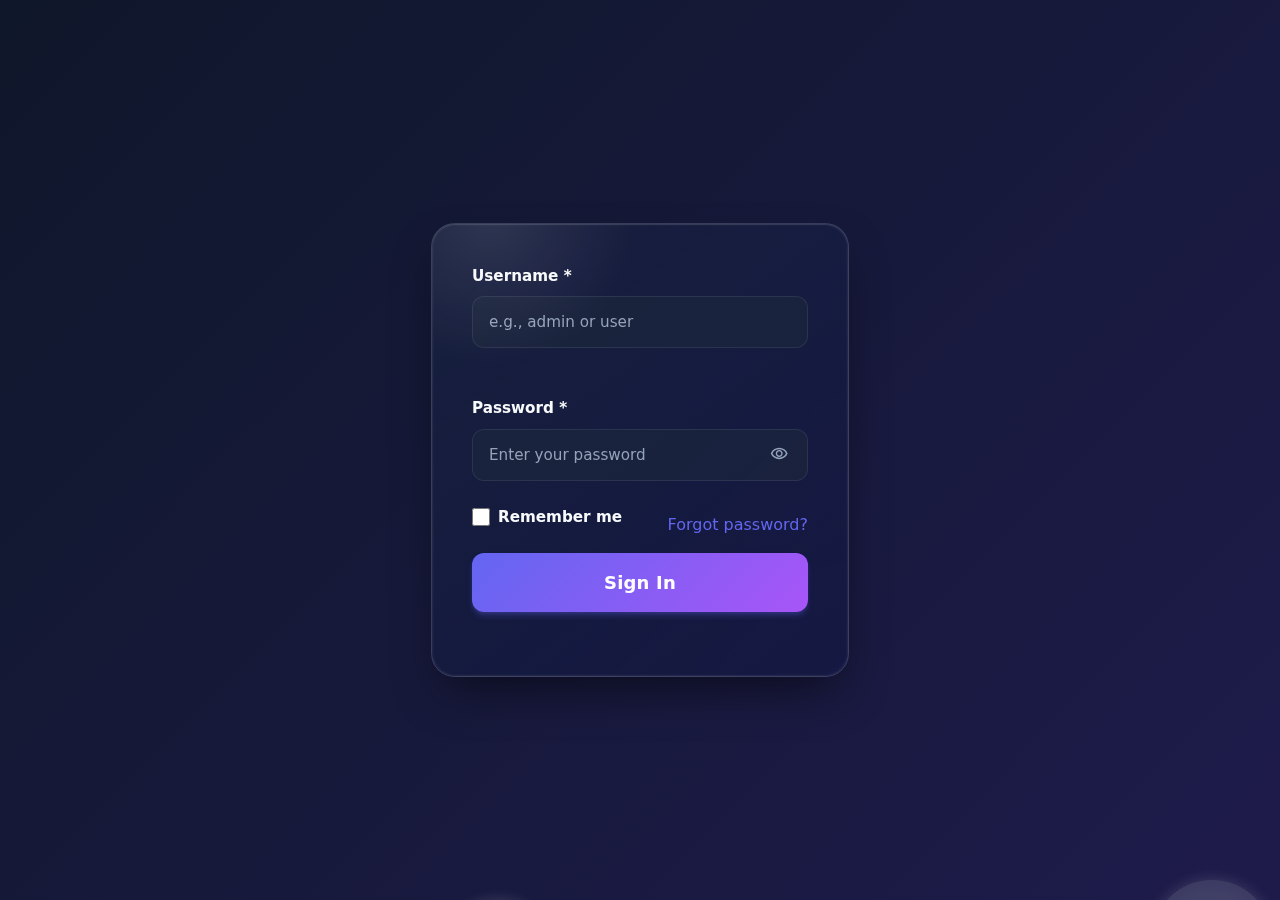
<file: index.html>
<!DOCTYPE html>
<html lang="en">
<head>
    <meta charset="UTF-8">
    <meta http-equiv="refresh" content="0; url=frontend/index.html">
    <meta name="viewport" content="width=device-width, initial-scale=1.0">
    <title>Redirecting...</title>
    <script>
        window.location.replace("frontend/index.html");
    </script>
</head>
<body>
    <p>Redirecting to <a href="frontend/index.html">frontend/index.html</a>...</p>
</body>
</html>
</file>
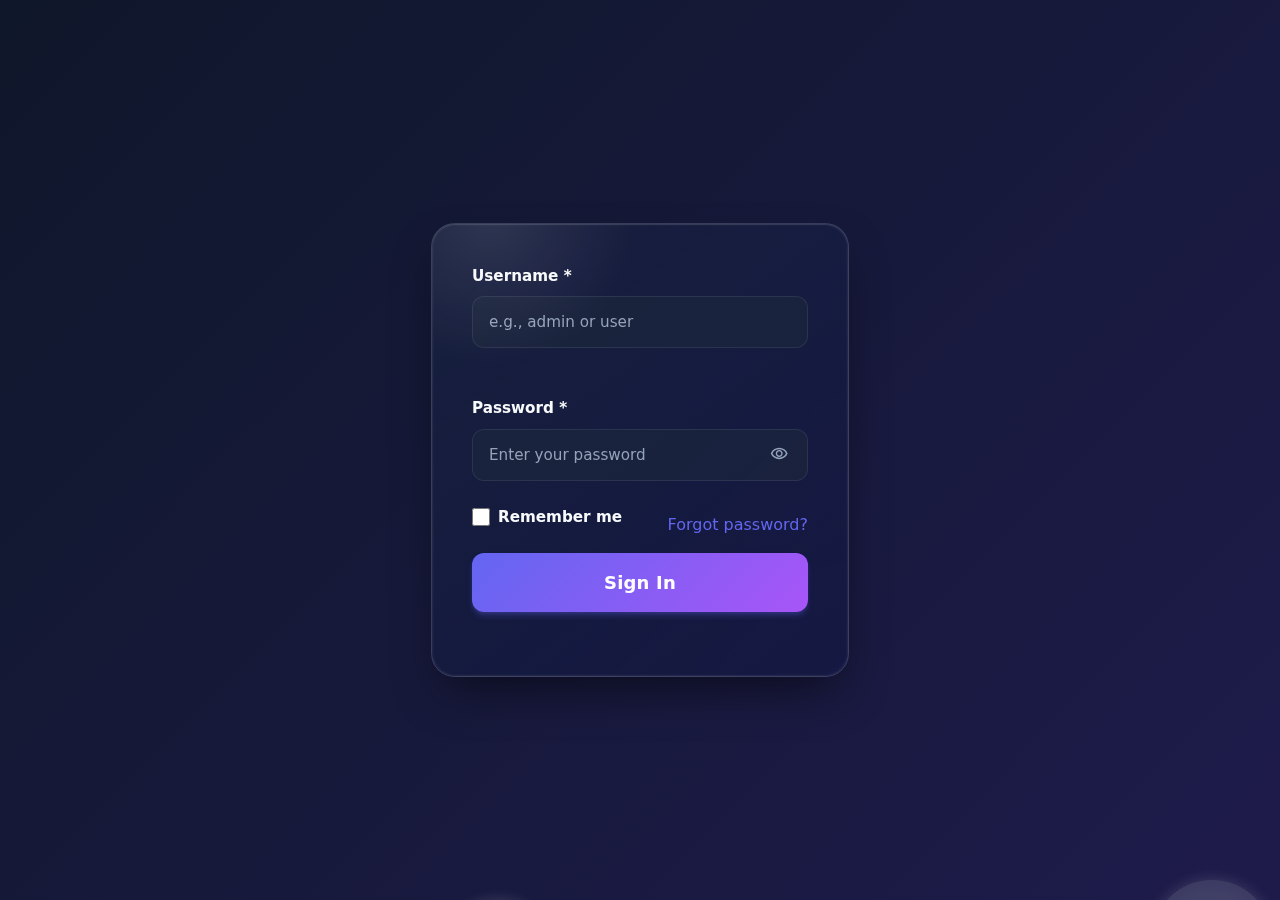
<file: frontend/index.html>
<!DOCTYPE html>
<html lang="en">

<head>
    <meta charset="UTF-8">
    <meta name="viewport" content="width=device-width, initial-scale=1.0">
    <meta name="description" content="Professional Conference Chatbot Management System">
    <meta name="theme-color" content="#1a1a2e">
    <title>Conference Chatbot Management System - Login</title>

    <!-- CSS - Correct relative paths -->
    <link rel="stylesheet" href="css/style.css?v=4">
    <link rel="stylesheet" href="css/user.css?v=4">

    <!-- Favicon -->
    <!-- FontAwesome -->
    <link rel="stylesheet" href="https://cdnjs.cloudflare.com/ajax/libs/font-awesome/6.4.0/css/all.min.css">
</head>

<body class="login-page-body">
    <div class="login-page">
        <!-- Skip to main content (accessibility) -->
        <a href="#login-form" class="skip-link">Skip to login form</a>

        <!-- Background Bubbles -->
        <div class="bubbles-container">
            <div class="bubble"></div>
            <div class="bubble"></div>
            <div class="bubble"></div>
            <div class="bubble"></div>
            <div class="bubble"></div>
            <div class="bubble"></div>
            <div class="bubble"></div>
        </div>

        <!-- Login Form Section -->
        <section class="login-form-section" aria-label="Login form section">
            <div class="login-form-container">
                <form class="login-form" id="login-form" data-form="login" novalidate>
                    <!-- Username -->
                    <div class="login-form-group">
                        <label for="username">Username <span aria-label="required">*</span></label>
                        <input type="text" id="username" name="username" placeholder="e.g., admin or user" required
                            aria-required="true" aria-describedby="username-error" autocomplete="username">
                        <span id="username-error" class="form-error"></span>
                    </div>

                    <!-- Password -->
                    <div class="login-form-group">
                        <label for="password">Password <span aria-label="required">*</span></label>
                        <div class="password-input-wrapper">
                            <input type="password" id="password" name="password" placeholder="Enter your password"
                                required aria-required="true" aria-describedby="password-error"
                                autocomplete="current-password">
                            <button type="button" class="password-toggle" id="password-toggle"
                                aria-label="Show password" tabindex="0">
                                <span class="material-symbols-outlined" aria-hidden="true">visibility</span>
                            </button>
                        </div>
                        <span id="password-error" class="form-error"></span>
                    </div>

                    <!-- Remember & Forgot -->
                    <div class="login-form-options">
                        <label class="checkbox">
                            <input type="checkbox" name="remember">
                            <span>Remember me</span>
                        </label>
                        <a href="forgot-password.html" class="login-form-forgot" tabindex="0">Forgot password?</a>
                    </div>

                    <!-- Submit Button -->
                    <button type="submit" class="btn btn-primary btn-lg login-form-btn" aria-busy="false">
                        <span class="btn-text">Sign In</span>
                        <span class="btn-loader" style="display: none;">
                            <span class="spinner"></span>
                        </span>
                    </button>

                </form>
            </div>
        </section>
    </div>

    <!-- Scripts - Load at end for performance -->
    <script src="js/utils.js?v=8" defer></script>
    <script src="js/main.js?v=9" defer></script>

    <!-- Inline script for password visibility toggle -->
    <script>
        document.addEventListener('DOMContentLoaded', function () {
            const toggle = document.getElementById('password-toggle');
            const passwordInput = document.getElementById('password');

            if (toggle && passwordInput) {
                toggle.addEventListener('click', function () {
                    const isPassword = passwordInput.type === 'password';
                    passwordInput.type = isPassword ? 'text' : 'password';

                    const icon = this.querySelector('.material-symbols-outlined');
                    if (icon) {
                        icon.textContent = isPassword ? 'visibility_off' : 'visibility';
                    }

                    this.setAttribute('aria-label', isPassword ? 'Hide password' : 'Show password');
                });
            }
        });
    </script>

    <noscript>
        <p style="padding: 20px; background: #ff6b6b; color: white; border-radius: 8px; margin: 20px;">
            This application requires JavaScript to be enabled. Please enable JavaScript in your browser settings.
        </p>
    </noscript>
</body>

</html>
</file>
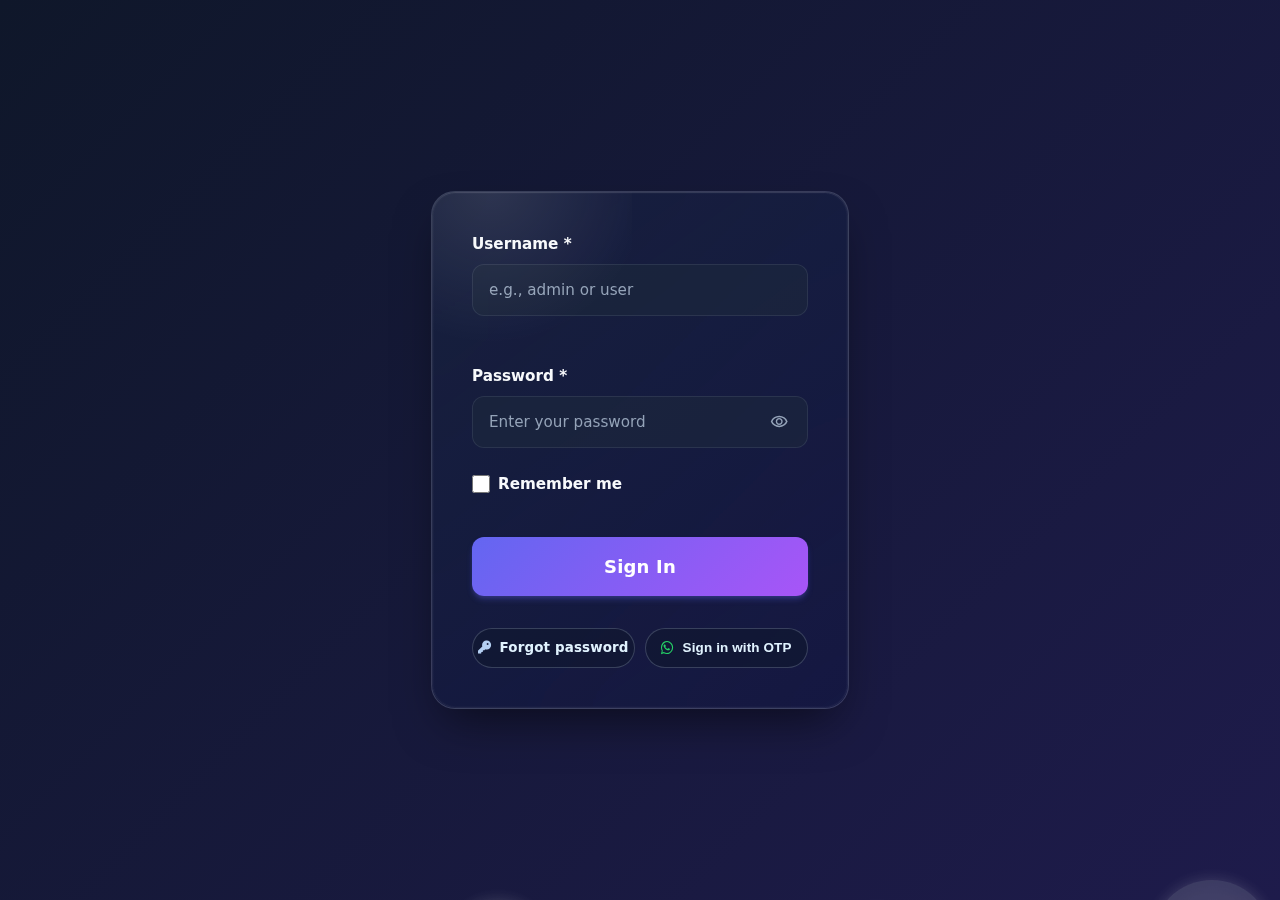
<file: frontend/components/index.html>
<!DOCTYPE html>
<html lang="en">

<head>
    <meta charset="UTF-8">
    <meta name="viewport" content="width=device-width, initial-scale=1.0">
    <meta name="description" content="Professional Conference Chatbot Management System">
    <meta name="theme-color" content="#1a1a2e">
    <title>Conference Chatbot Management System - Login</title>

    <!-- CSS - Correct relative paths -->
    <link rel="stylesheet" href="css/style.css?v=4">
    <link rel="stylesheet" href="css/user.css?v=5">

    <!-- Favicon -->
    <!-- FontAwesome -->
    <link rel="stylesheet" href="https://cdnjs.cloudflare.com/ajax/libs/font-awesome/6.4.0/css/all.min.css">
</head>

<body class="login-page-body">
    <div class="login-page">
        <!-- Skip to main content (accessibility) -->
        <a href="#login-form" class="skip-link">Skip to login form</a>

        <!-- Background Bubbles -->
        <div class="bubbles-container">
            <div class="bubble"></div>
            <div class="bubble"></div>
            <div class="bubble"></div>
            <div class="bubble"></div>
            <div class="bubble"></div>
            <div class="bubble"></div>
            <div class="bubble"></div>
        </div>

        <!-- Login Form Section -->
        <section class="login-form-section" aria-label="Login form section">
            <div class="login-form-container">
                <form class="login-form" id="login-form" data-form="login" novalidate>
                    <!-- Username -->
                    <div class="login-form-group">
                        <label for="username">Username <span aria-label="required">*</span></label>
                        <input type="text" id="username" name="username" placeholder="e.g., admin or user" required
                            aria-required="true" aria-describedby="username-error" autocomplete="username">
                        <span id="username-error" class="form-error"></span>
                    </div>

                    <div id="password-login-fields" class="login-auth-panel is-active" aria-hidden="false">

                    <!-- Password -->
                    <div class="login-form-group">
                        <label for="password">Password <span aria-label="required">*</span></label>
                        <div class="password-input-wrapper">
                            <input type="password" id="password" name="password" placeholder="Enter your password"
                                required aria-required="true" aria-describedby="password-error"
                                autocomplete="current-password">
                            <button type="button" class="password-toggle" id="password-toggle"
                                aria-label="Show password" tabindex="0">
                                <span class="material-symbols-outlined" aria-hidden="true">visibility</span>
                            </button>
                        </div>
                        <span id="password-error" class="form-error"></span>
                    </div>

                    <!-- Remember & Forgot -->
                    <div class="login-form-options">
                        <label class="checkbox">
                            <input type="checkbox" name="remember">
                            <span>Remember me</span>
                        </label>
                    </div>

                    </div>

                    <div id="otp-login-fields" class="login-auth-panel otp-login-fields" aria-hidden="true">
                        <div class="otp-actions-row otp-actions-row-single">
                            <button type="button" id="otp-request-btn" class="btn btn-secondary">Send OTP</button>
                        </div>
                        <div class="login-form-group otp-entry-group" id="otp-entry-group">
                            <label for="otp-code">One-Time Password <span aria-label="required">*</span></label>
                            <input type="text" id="otp-code" name="otp" inputmode="numeric" maxlength="6"
                                placeholder="Enter 6-digit OTP" autocomplete="one-time-code" aria-describedby="otp-error">
                            <span id="otp-error" class="form-error"></span>
                        </div>
                        <div class="otp-status-row">
                            <small id="otp-meta" class="form-help"></small>
                            <small id="otp-timer" class="form-help"></small>
                        </div>
                        <div class="otp-actions-row">
                            <button type="button" id="otp-resend-btn" class="btn btn-secondary" disabled>Resend OTP</button>
                        </div>
                    </div>

                    <!-- Submit Button -->
                    <button type="submit" class="btn btn-primary btn-lg login-form-btn" id="login-submit-btn" aria-busy="false">
                        <span class="btn-text">Sign In</span>
                        <span class="btn-loader">
                            <span class="spinner"></span>
                        </span>
                    </button>

                    <div class="login-secondary-actions">
                        <a href="forgot-password.html" class="login-secondary-btn login-secondary-btn-forgot" id="forgot-password-link" tabindex="0">
                            <i class="fas fa-key" aria-hidden="true"></i>
                            <span>Forgot password</span>
                        </a>
                        <button type="button" id="otp-login-link" class="login-secondary-btn login-secondary-btn-otp">
                            <i class="fab fa-whatsapp" aria-hidden="true"></i>
                            <span>Sign in with OTP</span>
                        </button>
                        <button type="button" id="password-login-link" class="login-secondary-btn login-secondary-btn-back">
                            <i class="fas fa-arrow-left" aria-hidden="true"></i>
                            <span>Back</span>
                        </button>
                    </div>

                </form>
            </div>
        </section>
    </div>

    <!-- Scripts - Load at end for performance -->
    <script src="js/utils.js?v=8" defer></script>
    <script src="js/main.js?v=10" defer></script>

    <!-- Inline script for password visibility toggle -->
    <script>
        document.addEventListener('DOMContentLoaded', function () {
            const toggle = document.getElementById('password-toggle');
            const passwordInput = document.getElementById('password');

            if (toggle && passwordInput) {
                toggle.addEventListener('click', function () {
                    const isPassword = passwordInput.type === 'password';
                    passwordInput.type = isPassword ? 'text' : 'password';

                    const icon = this.querySelector('.material-symbols-outlined');
                    if (icon) {
                        icon.textContent = isPassword ? 'visibility_off' : 'visibility';
                    }

                    this.setAttribute('aria-label', isPassword ? 'Hide password' : 'Show password');
                });
            }
        });
    </script>

    <noscript>
        <p style="padding: 20px; background: #ff6b6b; color: white; border-radius: 8px; margin: 20px;">
            This application requires JavaScript to be enabled. Please enable JavaScript in your browser settings.
        </p>
    </noscript>
</body>

</html>
</file>
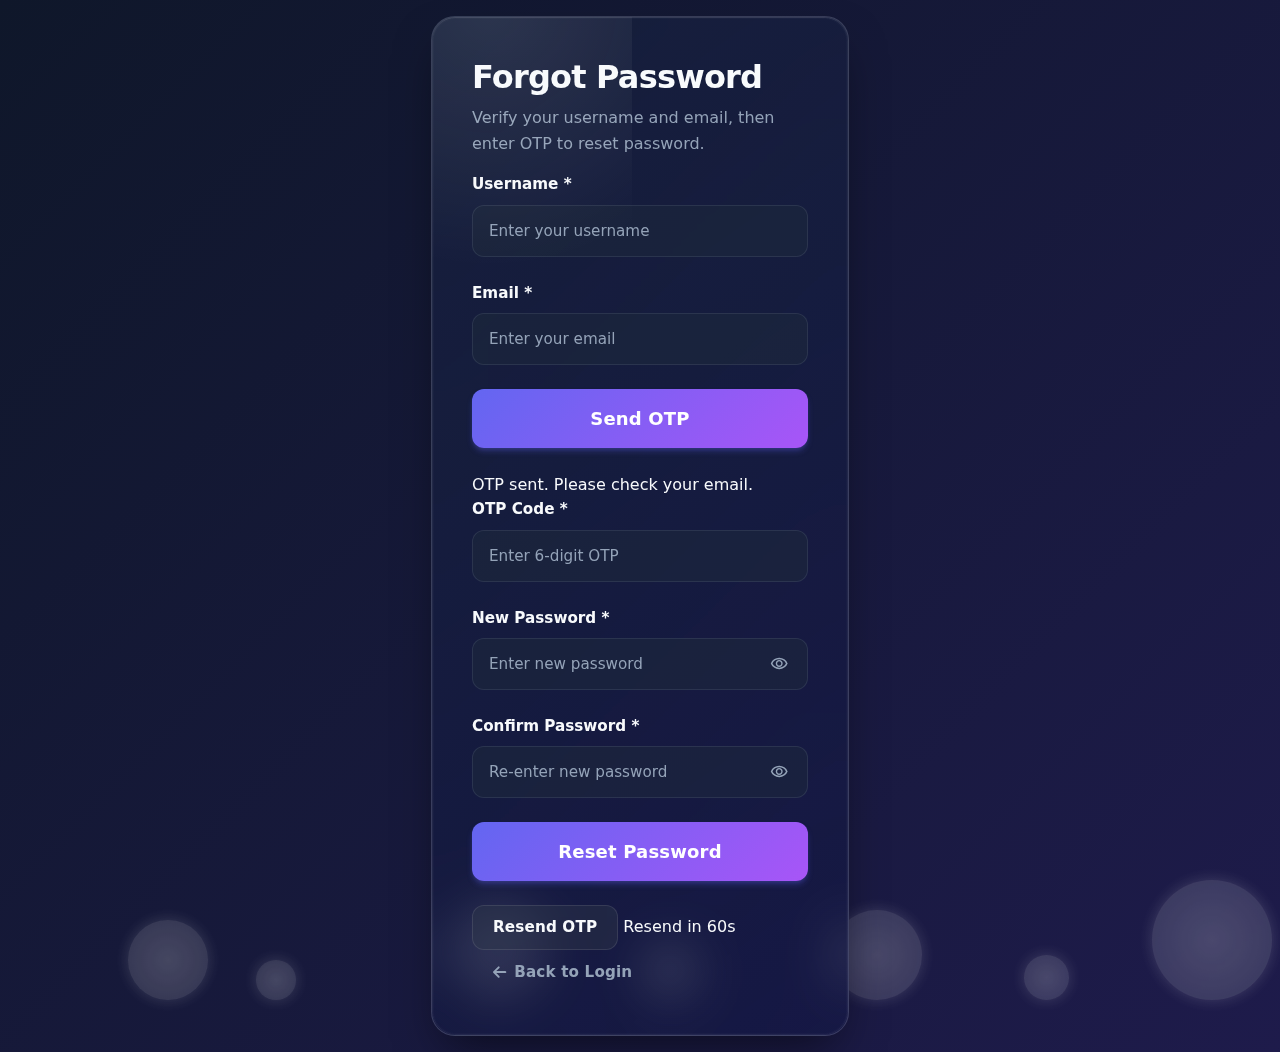
<file: frontend/forgot-password.html>
<!DOCTYPE html>
<html lang="en">

<head>
    <meta charset="UTF-8">
    <meta name="viewport" content="width=device-width, initial-scale=1.0">
    <meta name="description" content="Reset your password with OTP verification">
    <meta name="theme-color" content="#1a1a2e">
    <title>ConvergeAI - Forgot Password</title>

    <link rel="stylesheet" href="css/style.css?v=5">
    <link rel="stylesheet" href="css/user.css?v=4">
    <link rel="stylesheet" href="https://cdnjs.cloudflare.com/ajax/libs/font-awesome/6.4.0/css/all.min.css">
</head>

<body class="login-page-body">
    <div class="login-page">
        <a href="#forgot-password-form" class="skip-link">Skip to forgot password form</a>

        <div class="bubbles-container">
            <div class="bubble"></div>
            <div class="bubble"></div>
            <div class="bubble"></div>
            <div class="bubble"></div>
            <div class="bubble"></div>
            <div class="bubble"></div>
            <div class="bubble"></div>
        </div>

        <section class="login-form-section" aria-label="Forgot password form section">
            <div class="login-form-container">
                <form class="login-form" id="forgot-password-form" novalidate>
                    <h2 class="forgot-password-title">Forgot Password</h2>
                    <p class="forgot-password-subtitle">Verify your username and email, then enter OTP to reset password.</p>

                    <div class="forgot-step active" id="forgot-step-request" aria-live="polite">
                        <div class="login-form-group">
                            <label for="fp-username">Username <span aria-label="required">*</span></label>
                            <input type="text" id="fp-username" name="username" placeholder="Enter your username" required autocomplete="username">
                        </div>

                        <div class="login-form-group">
                            <label for="fp-email">Email <span aria-label="required">*</span></label>
                            <input type="email" id="fp-email" name="email" placeholder="Enter your email" required autocomplete="email">
                        </div>

                        <button type="button" class="btn btn-primary btn-lg login-form-btn" id="send-otp-btn" aria-busy="false">
                            <span class="btn-text">Send OTP</span>
                            <span class="btn-loader" style="display: none;"><span class="spinner"></span></span>
                        </button>
                    </div>

                    <div class="forgot-step" id="forgot-step-reset" aria-live="polite">
                        <div class="forgot-otp-banner" id="otp-banner">OTP sent. Please check your email.</div>

                        <div class="login-form-group">
                            <label for="fp-otp">OTP Code <span aria-label="required">*</span></label>
                            <input type="text" id="fp-otp" name="otp" maxlength="6" inputmode="numeric" pattern="[0-9]{6}" placeholder="Enter 6-digit OTP" required>
                        </div>

                        <div class="login-form-group">
                            <label for="fp-new-password">New Password <span aria-label="required">*</span></label>
                            <div class="password-input-wrapper">
                                <input type="password" id="fp-new-password" name="new_password" placeholder="Enter new password" minlength="6" required autocomplete="new-password">
                                <button type="button" class="password-toggle forgot-password-toggle" data-target="fp-new-password" aria-label="Show password">
                                    <span class="material-symbols-outlined" aria-hidden="true">visibility</span>
                                </button>
                            </div>
                        </div>

                        <div class="login-form-group">
                            <label for="fp-confirm-password">Confirm Password <span aria-label="required">*</span></label>
                            <div class="password-input-wrapper">
                                <input type="password" id="fp-confirm-password" name="confirm_password" placeholder="Re-enter new password" minlength="6" required autocomplete="new-password">
                                <button type="button" class="password-toggle forgot-password-toggle" data-target="fp-confirm-password" aria-label="Show password">
                                    <span class="material-symbols-outlined" aria-hidden="true">visibility</span>
                                </button>
                            </div>
                        </div>

                        <button type="button" class="btn btn-primary btn-lg login-form-btn" id="reset-password-btn" aria-busy="false">
                            <span class="btn-text">Reset Password</span>
                            <span class="btn-loader" style="display: none;"><span class="spinner"></span></span>
                        </button>

                        <div class="forgot-resend-row">
                            <button type="button" class="btn btn-secondary" id="resend-otp-btn" disabled>Resend OTP</button>
                            <span class="forgot-timer" id="otp-timer">Resend in 60s</span>
                        </div>
                    </div>

                    <div class="forgot-footer-actions">
                        <a href="index.html" class="btn btn-ghost" id="back-to-login-btn"><i class="fas fa-arrow-left"></i> Back to Login</a>
                    </div>
                </form>
            </div>
        </section>
    </div>

    <script src="js/utils.js?v=8" defer></script>
    <script src="js/forgot-password.js?v=1" defer></script>
</body>

</html>
</file>
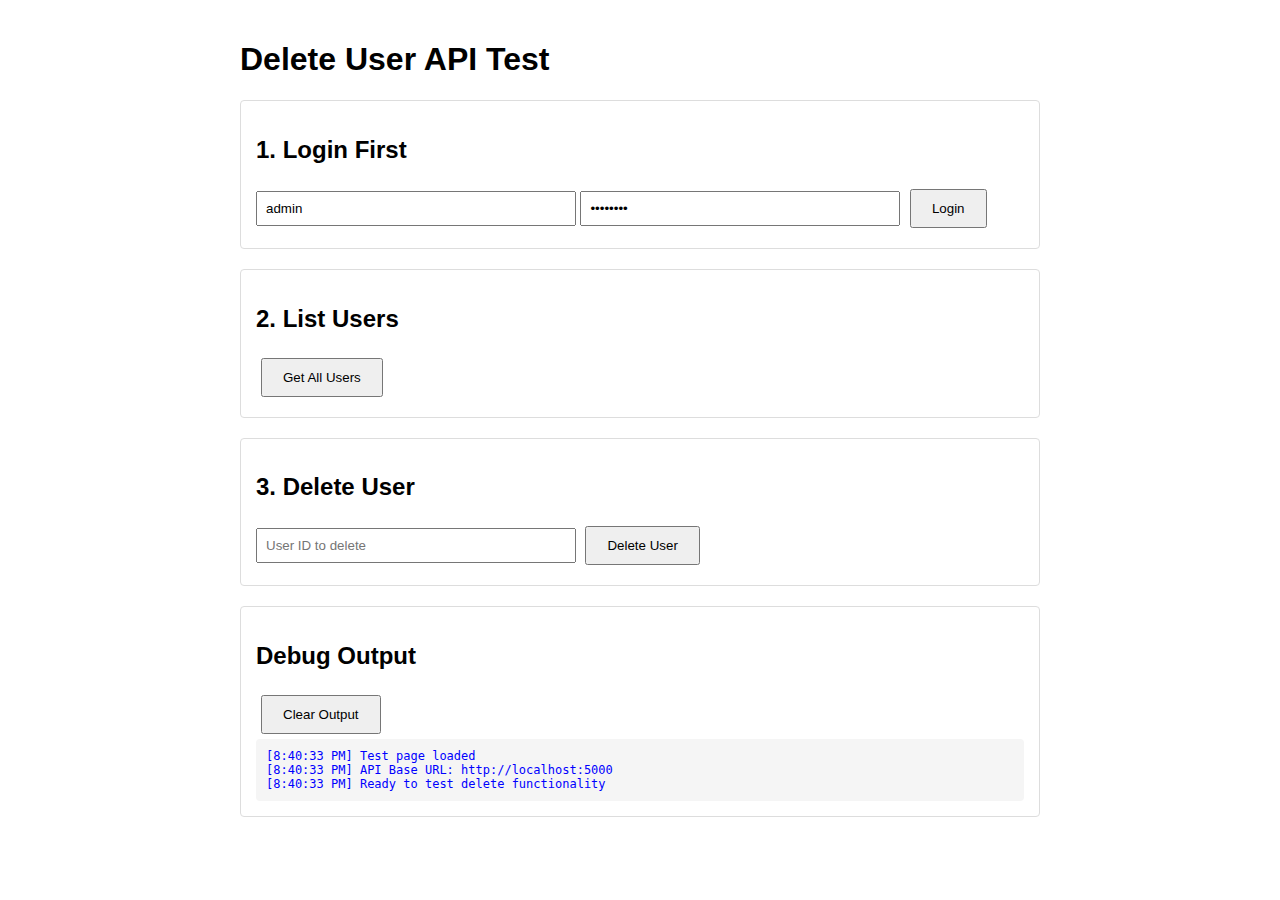
<file: frontend/test-delete.html>
<!DOCTYPE html>
<html lang="en">
<head>
    <meta charset="UTF-8">
    <meta name="viewport" content="width=device-width, initial-scale=1.0">
    <title>Test Delete User API</title>
    <style>
        body {
            font-family: Arial, sans-serif;
            padding: 20px;
            max-width: 800px;
            margin: 0 auto;
        }
        .section {
            margin: 20px 0;
            padding: 15px;
            border: 1px solid #ddd;
            border-radius: 4px;
        }
        button {
            padding: 10px 20px;
            margin: 5px;
            cursor: pointer;
        }
        .success { color: green; }
        .error { color: red; }
        .info { color: blue; }
        #output {
            background: #f5f5f5;
            padding: 10px;
            border-radius: 4px;
            white-space: pre-wrap;
            font-family: monospace;
            font-size: 12px;
        }
        input {
            padding: 8px;
            margin: 5px 0;
            width: 300px;
        }
    </style>
</head>
<body>
    <h1>Delete User API Test</h1>
    
    <div class="section">
        <h2>1. Login First</h2>
        <input type="text" id="username" placeholder="Username" value="admin">
        <input type="password" id="password" placeholder="Password" value="password">
        <button onclick="login()">Login</button>
        <div id="login-status"></div>
    </div>

    <div class="section">
        <h2>2. List Users</h2>
        <button onclick="listUsers()">Get All Users</button>
        <div id="users-list"></div>
    </div>

    <div class="section">
        <h2>3. Delete User</h2>
        <input type="number" id="userId" placeholder="User ID to delete">
        <button onclick="deleteUser()">Delete User</button>
        <div id="delete-status"></div>
    </div>

    <div class="section">
        <h2>Debug Output</h2>
        <button onclick="clearOutput()">Clear Output</button>
        <div id="output"></div>
    </div>

    <script>
        const API_BASE = 'http://localhost:5000';
        let authToken = null;

        function log(message, type = 'info') {
            const output = document.getElementById('output');
            const timestamp = new Date().toLocaleTimeString();
            const className = type === 'error' ? 'error' : type === 'success' ? 'success' : 'info';
            output.innerHTML += `<span class="${className}">[${timestamp}] ${message}</span>\n`;
            console.log(message);
        }

        function clearOutput() {
            document.getElementById('output').innerHTML = '';
        }

        async function login() {
            const username = document.getElementById('username').value;
            const password = document.getElementById('password').value;
            const statusDiv = document.getElementById('login-status');

            log(`Attempting login with username: ${username}`);

            try {
                const response = await fetch(`${API_BASE}/api/auth/login`, {
                    method: 'POST',
                    headers: {
                        'Content-Type': 'application/json',
                    },
                    body: JSON.stringify({ username, password })
                });

                log(`Login response status: ${response.status}`);

                const data = await response.json();
                log(`Login response: ${JSON.stringify(data, null, 2)}`);

                if (response.ok && data.token) {
                    authToken = data.token;
                    statusDiv.innerHTML = '<span class="success">✓ Logged in successfully!</span>';
                    log(`Token received: ${authToken.substring(0, 20)}...`, 'success');
                } else {
                    statusDiv.innerHTML = `<span class="error">✗ Login failed: ${data.message}</span>`;
                    log(`Login failed: ${data.message}`, 'error');
                }
            } catch (error) {
                statusDiv.innerHTML = `<span class="error">✗ Network error: ${error.message}</span>`;
                log(`Login network error: ${error.message}`, 'error');
            }
        }

        async function listUsers() {
            const listDiv = document.getElementById('users-list');

            if (!authToken) {
                listDiv.innerHTML = '<span class="error">Please login first!</span>';
                return;
            }

            log('Fetching users list...');

            try {
                const response = await fetch(`${API_BASE}/api/admin/users?per_page=50`, {
                    method: 'GET',
                    headers: {
                        'Content-Type': 'application/json',
                        'Authorization': `Bearer ${authToken}`
                    }
                });

                log(`Users list response status: ${response.status}`);

                const data = await response.json();
                log(`Users list response: ${JSON.stringify(data, null, 2)}`);

                if (response.ok && data.data) {
                    const users = data.data;
                    listDiv.innerHTML = '<h3>Users:</h3><ul>' +  
                        users.map(u => `<li>ID: ${u.id} - ${u.name} (${u.username}) - ${u.email}</li>`).join('') +
                        '</ul>';
                    log(`Fetched ${users.length} users`, 'success');
                } else {
                    listDiv.innerHTML = `<span class="error">Failed to load users: ${data.message}</span>`;
                    log(`Failed to load users: ${data.message}`, 'error');
                }
            } catch (error) {
                listDiv.innerHTML = `<span class="error">Network error: ${error.message}</span>`;
                log(`Users list network error: ${error.message}`, 'error');
            }
        }

        async function deleteUser() {
            const userId = document.getElementById('userId').value;
            const statusDiv = document.getElementById('delete-status');

            if (!authToken) {
                statusDiv.innerHTML = '<span class="error">Please login first!</span>';
                return;
            }

            if (!userId) {
                statusDiv.innerHTML = '<span class="error">Please enter a user ID!</span>';
                return;
            }

            log(`Attempting to delete user ID: ${userId}`);

            try {
                const url = `${API_BASE}/api/admin/users/${userId}`;
                log(`DELETE request to: ${url}`);
                log(`Authorization header: Bearer ${authToken.substring(0, 20)}...`);

                const response = await fetch(url, {
                    method: 'DELETE',
                    headers: {
                        'Content-Type': 'application/json',
                        'Authorization': `Bearer ${authToken}`
                    }
                });

                log(`Delete response status: ${response.status}`);

                const data = await response.json();
                log(`Delete response: ${JSON.stringify(data, null, 2)}`);

                if (response.ok) {
                    statusDiv.innerHTML = '<span class="success">✓ User deleted successfully!</span>';
                    log(`User ${userId} deleted successfully!`, 'success');
                    // Refresh users list
                    await listUsers();
                } else {
                    statusDiv.innerHTML = `<span class="error">✗ Delete failed: ${data.message}</span>`;
                    log(`Delete failed: ${data.message}`, 'error');
                }
            } catch (error) {
                statusDiv.innerHTML = `<span class="error">✗ Network error: ${error.message}</span>`;
                log(`Delete network error: ${error.message}`, 'error');
                log(`Error details: ${error.stack}`, 'error');
            }
        }

        // Log initial state
        log('Test page loaded');
        log(`API Base URL: ${API_BASE}`);
        log('Ready to test delete functionality');
    </script>
</body>
</html>
</file>
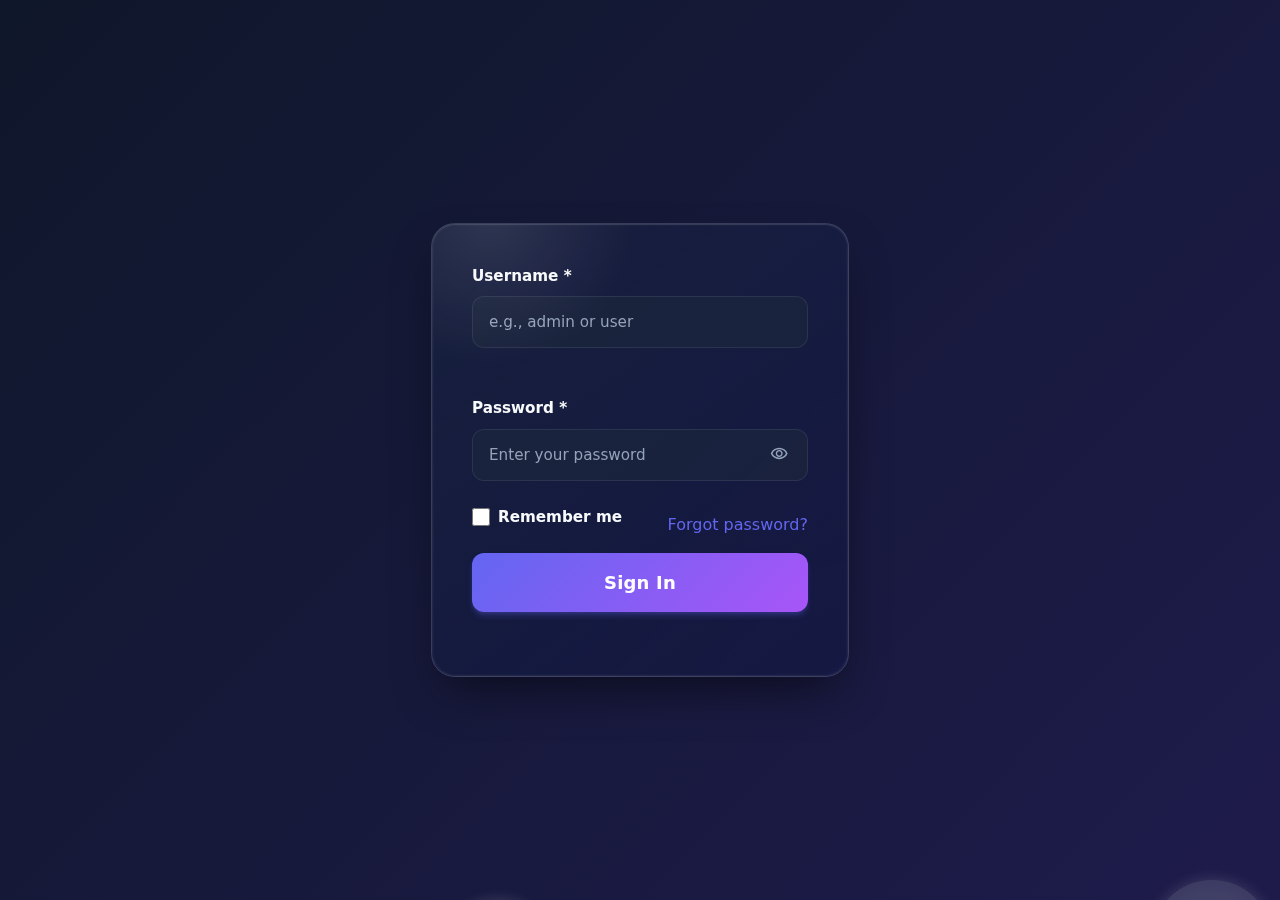
<file: frontend/admin/chatbot-list.html>
<!DOCTYPE html>
<html lang="en">

<head>
    <meta charset="UTF-8">
    <meta name="viewport" content="width=device-width, initial-scale=1.0">
    <title>Chatbot List - Conference Chatbot System</title>
    <link rel="stylesheet" href="../css/style.css">
    <link rel="stylesheet" href="../css/admin.css">
    <!-- FontAwesome -->
    <link rel="stylesheet" href="https://cdnjs.cloudflare.com/ajax/libs/font-awesome/6.4.0/css/all.min.css">
    <script src="../js/utils.js?v=3"></script>
    <script src="../js/admin.js?v=3"></script>
</head>

<body>
    <div class="admin-container">
        <!-- Sidebar -->
        <aside class="admin-sidebar">
            <div class="sidebar-brand">
                <div class="admin-sidebar-header">
                    <div class="brand-icon"><i class="fas fa-robot"></i></div>
                    <div>ConvergeAI</div>
                </div>
            </div>

            <nav class="sidebar-menu">
                <div class="menu-section">
                    <div class="menu-label">Main</div>
                    <a href="dashboard.html" class="menu-item">
                        <span class="menu-icon"><i class="fas fa-chart-line"></i></span>
                        <span>Dashboard</span>
                    </a>
                </div>

                <div class="menu-section">
                    <div class="menu-label">Chatbots</div>
                    <a href="create-chatbot.html" class="menu-item">
                        <span class="menu-icon"><i class="fas fa-plus-circle"></i></span>
                        <span>Create Chatbot</span>
                    </a>
                    <a href="chatbot-list.html" class="menu-item active">
                        <span class="menu-icon"><i class="fas fa-list"></i></span>
                        <span>All Chatbots</span>
                        <span class="menu-badge" style="display: none;"></span>
                    </a>
                    <a href="guest-management.html" class="menu-item">
                        <span class="menu-icon"><i class="fas fa-user-friends"></i></span>
                        <span>Guest Management</span>
                    </a>
                </div>

                <div class="menu-section">
                    <div class="menu-label">Users & Data</div>
                    <a href="user-management.html" class="menu-item">
                        <span class="menu-icon"><i class="fas fa-users-cog"></i></span>
                        <span>Users</span>
                        <span class="menu-badge">847</span>
                    </a>
                    <a href="import-excel.html" class="menu-item">
                        <span class="menu-icon"><i class="fas fa-file-import"></i></span>
                        <span>Import Users</span>
                    </a>
                </div>
            </nav>

            <div class="admin-sidebar-footer">
                <div class="sidebar-user">
                    <div class="user-avatar">A</div>
                    <div class="user-info">
                        <div class="user-name">Admin</div>
                        <div class="user-role">Administrator</div>
                    </div>
                </div>
                <button class="btn btn-ghost" data-action="logout" style="width: 100%;"><i
                        class="fas fa-sign-out-alt"></i> Logout</button>
            </div>
        </aside>

        <!-- Main Content -->
        <div class="admin-main">
            <!-- Header -->
            <header class="admin-header">
                <div class="header-title">
                    <h1>All Chatbots</h1>

                </div>
                <div class="header-actions">
                    <a href="create-chatbot.html" class="btn btn-primary"><i class="fas fa-plus"></i> New Chatbot</a>
                </div>
            </header>

            <!-- Content Area -->
            <div class="admin-content">
                <!-- Filter & Search -->
                <div class="card mb-lg">
                    <div class="card-body">
                        <div class="flex">
                            <input type="text" id="chatbot-search" placeholder="Search chatbots..."
                                style="flex: 1; margin-right: var(--spacing-md);">
                            <select id="chatbot-status-filter" style="width: 200px;">
                                <option value="">All Status</option>
                                <option value="active">Active</option>
                                <option value="inactive">Inactive</option>
                            </select>
                        </div>
                    </div>
                </div>

                <!-- Chatbot Cards Grid -->
                <div class="grid grid-3" id="chatbot-grid">
                    <!-- Dynamic Content -->
                    <div class="col-span-3 text-center py-xl text-muted">Loading chatbots...</div>
                </div>

                <!-- Table View Alternative -->
                <div class="card mt-2xl">
                    <div class="card-header">
                        <h2>Detailed View</h2>
                    </div>
                    <div class="table-container">
                        <table class="table" data-table="chatbots">
                            <thead>
                                <tr>
                                    <th>Name</th>
                                    <th>Event</th>
                                    <th>Date Range</th>
                                    <th>Status</th>
                                    <th>Admin Status</th>
                                    <th>Users</th>
                                    <th>Guests</th>
                                    <th>Actions</th>
                                </tr>
                            </thead>
                            <tbody>
                                <!-- Dynamic Content -->
                                <tr>
                                    <td colspan="8" class="text-center py-xl text-muted">Loading chatbots...</td>
                                </tr>
                            </tbody>
                        </table>
                    </div>
                    <div class="table-pagination" id="chatbot-list-pagination" aria-label="Chatbot list pagination"></div>
                </div>
            </div>
        </div>
    </div>
</body>

</html>
</file>
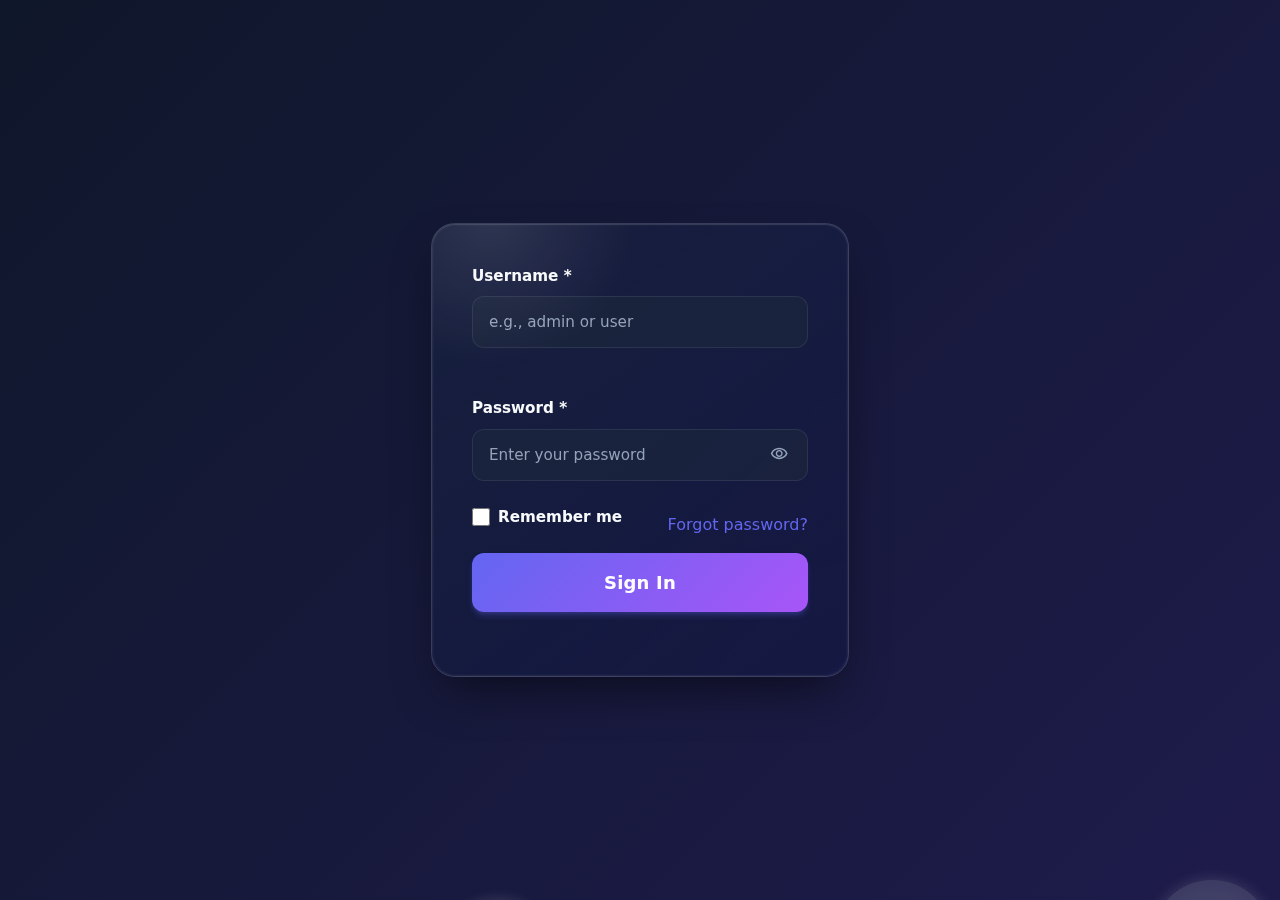
<file: frontend/admin/create-chatbot.html>
<!DOCTYPE html>
<html lang="en">

<head>
    <meta charset="UTF-8">
    <meta name="viewport" content="width=device-width, initial-scale=1.0">
    <title>Create Chatbot - Conference Chatbot System</title>
    <link rel="stylesheet" href="../css/style.css">
    <link rel="stylesheet" href="../css/admin.css">
    <!-- FontAwesome -->
    <link rel="stylesheet" href="https://cdnjs.cloudflare.com/ajax/libs/font-awesome/6.4.0/css/all.min.css">
    <script src="../js/utils.js?v=4"></script>
    <script src="../js/admin.js?v=4"></script>
</head>

<body>
    <div class="admin-container">
        <!-- Sidebar -->
        <aside class="admin-sidebar">
            <div class="sidebar-brand">
                <div class="admin-sidebar-header">
                    <div class="brand-icon"><i class="fas fa-robot"></i></div>
                    <div>ConvergeAI</div>
                </div>
            </div>

            <nav class="sidebar-menu">
                <div class="menu-section">
                    <div class="menu-label">Main</div>
                    <a href="dashboard.html" class="menu-item">
                        <span class="menu-icon"><i class="fas fa-chart-line"></i></span>
                        <span>Dashboard</span>
                    </a>
                </div>

                <div class="menu-section">
                    <div class="menu-label">Chatbots</div>
                    <a href="create-chatbot.html" class="menu-item active">
                        <span class="menu-icon"><i class="fas fa-plus-circle"></i></span>
                        <span>Create Chatbot</span>
                    </a>
                    <a href="chatbot-list.html" class="menu-item">
                        <span class="menu-icon"><i class="fas fa-list"></i></span>
                        <span>All Chatbots</span>
                        <span class="menu-badge">12</span>
                    </a>
                    <a href="guest-management.html" class="menu-item">
                        <span class="menu-icon"><i class="fas fa-user-friends"></i></span>
                        <span>Guest Management</span>
                    </a>
                </div>

                <div class="menu-section">
                    <div class="menu-label">Users & Data</div>
                    <a href="user-management.html" class="menu-item">
                        <span class="menu-icon"><i class="fas fa-users-cog"></i></span>
                        <span>Users</span>
                        <span class="menu-badge">847</span>
                    </a>
                    <a href="import-excel.html" class="menu-item">
                        <span class="menu-icon"><i class="fas fa-file-import"></i></span>
                        <span>Import Users</span>
                    </a>
                </div>
            </nav>

            <div class="sidebar-footer">
                <div class="sidebar-user">
                    <div class="user-avatar">A</div>
                    <div class="user-info">
                        <div class="user-name">Admin</div>
                        <div class="user-role">Administrator</div>
                    </div>
                </div>
                <div class="admin-sidebar-footer">
                    <button class="btn btn-ghost" data-action="logout" style="width: 100%;"><i
                            class="fas fa-sign-out-alt"></i> Logout</button>
                </div>
            </div>
        </aside>

        <!-- Main Content -->
        <div class="admin-main">
            <!-- Header -->
            <header class="admin-header">
                <div class="header-title">
                    <h1>Create New Chatbot</h1>
                </div>
                <div class="header-actions">
                    <div style="text-align: center; color: var(--text-secondary);">
                        <p style="margin: 0;">Need help? Check our <a href="#"
                                style="color: var(--accent-blue);">documentation</a></p>
                    </div>
                </div>
            </header>

            <!-- Content Area -->
            <div class="admin-content">
                <div class="form-layout">
                    <form data-form="chatbot" data-action="create">
                        <!-- Basic Information -->
                        <div class="form-section">
                            <h3 class="form-section-title">Basic Information</h3>

                            <div class="form-row">
                                <div class="form-group">
                                    <label for="chatbot-name">
                                        Chatbot Name
                                        <span class="required">*</span>
                                    </label>
                                    <input type="text" id="chatbot-name" name="name" placeholder="e.g., AI Summit 2024"
                                        data-rules="required" required>
                                </div>

                                <div class="form-group">
                                    <label for="event-name">
                                        Event Name
                                        <span class="required">*</span>
                                    </label>
                                    <input type="text" id="event-name" name="event_name" placeholder="e.g., ICAI 2024"
                                        data-rules="required" required>
                                </div>
                            </div>

                            <div class="form-row">
                                <div class="form-group">
                                    <label for="event-start">
                                        Event Start Date
                                        <span class="required">*</span>
                                    </label>
                                    <input type="date" id="event-start" name="start_date" data-rules="required"
                                        required>
                                </div>

                                <div class="form-group">
                                    <label for="event-end">
                                        Event End Date
                                    </label>
                                    <input type="date" id="event-end" name="end_date">
                                </div>
                            </div>

                            <div class="form-row full">
                                <div class="form-group">
                                    <label for="description">
                                        Description
                                    </label>
                                    <textarea id="description" name="description"
                                        placeholder="Enter a detailed description of the event and chatbot purpose..."></textarea>
                                </div>
                            </div>
                        </div>

                        <!-- AI Configuration -->
                        <div class="form-section">
                            <h3 class="form-section-title">AI Configuration</h3>

                            <div class="form-row">
                                <div class="form-group">
                                    <label for="single-person-prompt">
                                        Single Person Prompt
                                        <span class="required">*</span>
                                    </label>
                                    <textarea id="single-person-prompt" name="single_person_prompt"
                                        placeholder="Enter prompt for single person mode..."
                                        rows="12" style="min-height: 300px; resize: vertical;"
                                        data-rules="required" required>Generate a high-quality professional portrait image of the guest.

Details:
- Focus on one person only.
- Center the person in the frame.
- Use a given background image
- Maintain realistic facial features.
- Proper lighting and sharp focus.
- Business or formal attire.
- No extra people in the frame.
- No distortion or overlapping elements.
- Professional conference vibe.</textarea>
                                </div>
                            </div>

                            <div class="form-row">
                                <div class="form-group">
                                    <label for="multiple-person-prompt">
                                        Multiple Person Prompt
                                        <span class="required">*</span>
                                    </label>
                                    <textarea id="multiple-person-prompt" name="multiple_person_prompt"
                                        placeholder="Enter prompt for multiple person mode..."
                                        rows="12" style="min-height: 300px; resize: vertical;"
                                        data-rules="required" required>Generate a professional group image of multiple guests.

Requirements:
- Include all selected guests in one frame.
- Arrange them naturally in a group.
- Maintain correct proportions for each person.
- Ensure no unnatural gaps between group members.
- If people are close together, blend them naturally without visual separation.
- Avoid cutting faces or overlapping distortions.
- Use a conference or stage background.
- Maintain uniform lighting and perspective.
- Make the group appear cohesive and professionally composed.</textarea>
                                </div>
                            </div>

                            <div class="form-row">
                                <div class="form-group">
                                    <label>Chatbot Status</label>
                                    <div class="toggle-switch">
                                        <input type="checkbox" id="chatbot-active" name="active" value="1" checked style="display: none;">
                                        <label for="chatbot-active" class="toggle-label">
                                            <span class="toggle-slider"></span>
                                            <span class="toggle-text" data-active="Active" data-inactive="Inactive">Active</span>
                                        </label>
                                    </div>
                                </div>
                            </div>
                        </div>

                        <!-- Media & Assets -->
                        <div class="form-section">
                            <h3 class="form-section-title">Media & Assets</h3>

                            <div class="form-row full">
                                <div class="form-group">
                                    <label for="background-image">Background Image <span class="required">*</span></label>
                                    <div class="file-upload background-upload">
                                        <input type="file" id="background-image" name="background_image"
                                            accept="image/*" style="display: none;">
                                        <div class="file-upload-icon"><span class="material-symbols-outlined">image</span></div>
                                        <div class="file-upload-text">Click or drag image here</div>
                                        <div class="file-upload-hint">Recommended: 1920x1080px, PNG or JPG</div>
                                    </div>
                                </div>
                            </div>

                            <div class="form-row full">
                                <div class="form-group">
                                    <label class="guest-list-title">Guest List</label>
                                    <small class="guest-list-subtitle">Add guests using either method below.</small>

                                    <div class="guest-method-card">
                                        <div class="guest-method-header">
                                            <strong>1) Add guests one by one</strong>
                                            <button type="button" id="add-guest-btn" class="btn btn-secondary btn-sm">
                                                <i class="fas fa-plus"></i> Add Guest
                                            </button>
                                        </div>
                                        <div id="manual-guests-container" class="manual-guests-container"></div>
                                    </div>

                                    <div class="guest-method-card">
                                        <strong class="guest-method-heading">2) Import from Excel</strong>

                                        <div class="file-upload guest-import-upload">
                                            <input type="file" id="guest-list" name="guest_list" accept=".xlsx,.csv" style="display: none;">
                                            <div class="file-upload-icon"><span class="material-symbols-outlined">description</span></div>
                                            <div class="file-upload-text">Click or drag guest Excel/CSV here</div>
                                            <div class="file-upload-hint">Excel/CSV should include guest name and image name columns</div>
                                        </div>

                                        <div class="file-upload">
                                            <input type="file" id="guest-images" name="guest_images" accept="image/*" multiple style="display: none;">
                                            <div class="file-upload-icon"><span class="material-symbols-outlined">imagesmode</span></div>
                                            <div class="file-upload-text">Click or drag guest images here</div>
                                            <div class="file-upload-hint">Upload image files matching image names from Excel</div>
                                        </div>
                                    </div>
                                </div>
                            </div>
                        </div>

                        <!-- Form Actions -->
                        <div class="form-actions form-actions-chatbot">
                            <a href="chatbot-list.html" class="btn btn-secondary">Cancel</a>
                            <button type="reset" class="btn btn-secondary btn-reset-chatbot">Reset</button>
                            <button type="submit" class="btn btn-primary btn-lg btn-create-chatbot">
                                <span class="material-symbols-outlined icon-inline">auto_awesome</span>Create Chatbot
                            </button>
                        </div>
                    </form>
                </div>
            </div>
        </div>
    </div>
</body>

</html>
</file>
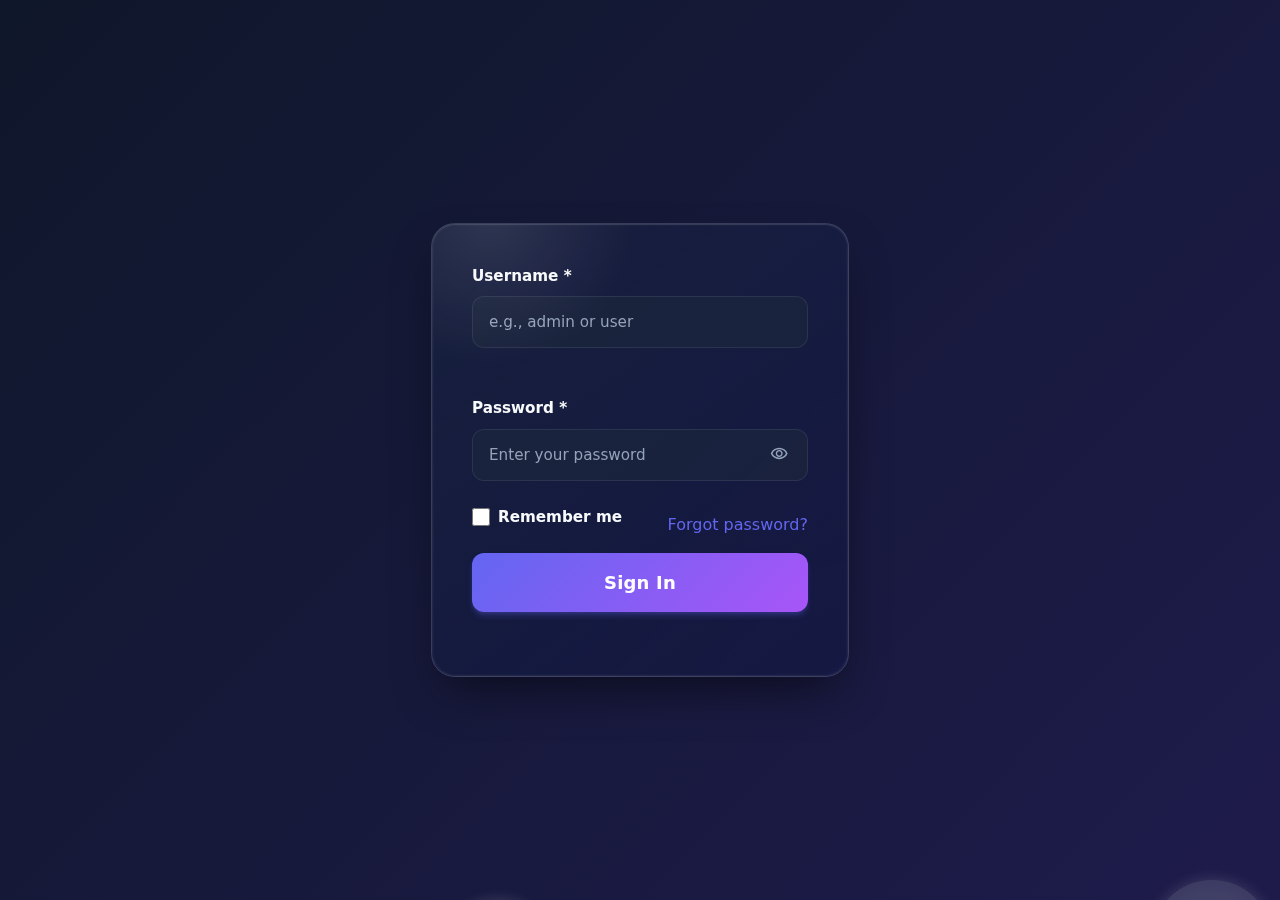
<file: frontend/admin/dashboard.html>
<!DOCTYPE html>
<html lang="en">

<head>
    <meta charset="UTF-8">
    <meta name="viewport" content="width=device-width, initial-scale=1.0">
    <title>Admin Dashboard - Conference Chatbot System</title>
    <link rel="stylesheet" href="../css/style.css">
    <link rel="stylesheet" href="../css/admin.css?v=18">
    <!-- FontAwesome -->
    <link rel="stylesheet" href="https://cdnjs.cloudflare.com/ajax/libs/font-awesome/6.4.0/css/all.min.css">
    <script src="../js/utils.js?v=12"></script>
    <script src="../js/admin.js?v=12"></script>
</head>

<body>
    <div class="admin-container">
        <!-- Sidebar -->
        <aside class="admin-sidebar">
            <div class="sidebar-brand">
                <div class="admin-sidebar-header">
                    <div class="brand-icon"><i class="fas fa-robot"></i></div>
                    <div>ConvergeAI</div>
                </div>
            </div>

            <nav class="sidebar-menu">
                <div class="menu-section">
                    <div class="menu-label">Main</div>
                    <a href="dashboard.html" class="menu-item active">
                        <span class="menu-icon"><i class="fas fa-chart-line"></i></span>
                        <span>Dashboard</span>
                    </a>
                </div>

                <div class="menu-section">
                    <div class="menu-label">Chatbots</div>
                    <a href="create-chatbot.html" class="menu-item">
                        <span class="menu-icon"><i class="fas fa-plus-circle"></i></span>
                        <span>Create Chatbot</span>
                    </a>
                    <a href="chatbot-list.html" class="menu-item">
                        <span class="menu-icon"><i class="fas fa-list"></i></span>
                        <span>All Chatbots</span>
                        <span class="menu-badge">12</span>
                    </a>
                    <a href="guest-management.html" class="menu-item">
                        <span class="menu-icon"><i class="fas fa-user-friends"></i></span>
                        <span>Guest Management</span>
                    </a>
                </div>

                <div class="menu-section">
                    <div class="menu-label">Users & Data</div>
                    <a href="user-management.html" class="menu-item">
                        <span class="menu-icon"><i class="fas fa-users-cog"></i></span>
                        <span>Users</span>
                        <span class="menu-badge">847</span>
                    </a>
                    <a href="import-excel.html" class="menu-item">
                        <span class="menu-icon"><i class="fas fa-file-import"></i></span>
                        <span>Import Users</span>
                    </a>
                </div>

                <div class="menu-section">
                    <div class="menu-label">Settings</div>
                    <a href="profile.html" class="menu-item">
                        <span class="menu-icon"><i class="fas fa-user-tie"></i></span>
                        <span>My Profile</span>
                    </a>
                </div>
            </nav>

            <div class="sidebar-footer">
                <div class="sidebar-user">
                    <div class="user-avatar">A</div>
                    <div class="user-info">
                        <div class="user-name">Admin</div>
                        <div class="user-role">Administrator</div>
                    </div>
                </div>
                <div class="admin-sidebar-footer">
                    <button class="btn btn-ghost" data-action="logout" style="width: 100%;"><i
                            class="fas fa-sign-out-alt"></i> Logout</button>
                </div>
            </div>
        </aside>

        <!-- Main Content -->
        <div class="admin-main">
            <!-- Header -->
            <header class="admin-header">
                <div class="header-title">
                    <h1>Dashboard</h1>

                </div>
                <div class="header-actions">
                    <div class="header-user-menu">
                        <button class="header-user-btn">
                            <span
                                style="width: 32px; height: 32px; border-radius: 50%; background: linear-gradient(135deg, var(--accent-blue), var(--accent-purple)); display: flex; align-items: center; justify-content: center; color: white; font-weight: 700; font-size: 0.9rem;">A</span>
                            <i class="fas fa-chevron-down"></i>
                        </button>
                        <div class="dropdown-menu">
                            <a href="profile.html" class="dropdown-item"><i class="fas fa-user"></i> My Profile</a>
                            <a href="profile.html#security-settings" class="dropdown-item"><i class="fas fa-lock"></i> Security</a>
                            <a href="#" class="dropdown-item" data-action="logout"><i class="fas fa-sign-out-alt"></i>
                                Logout</a>
                        </div>
                    </div>
                </div>
            </header>

            <!-- Content Area -->
            <div class="admin-content">
                <!-- Statistics -->
                <div class="stats-grid dashboard-loading">
                    <div class="stat-card">
                        <div class="stat-icon primary"><i class="fas fa-robot"></i></div>
                        <div class="stat-value" id="total-chatbots">0</div>
                        <div class="stat-label">Total Chatbots</div>
                        <div class="stat-change" id="total-chatbots-change"></div>
                    </div>

                    <div class="stat-card">
                        <div class="stat-icon success"><i class="fas fa-calendar-check"></i></div>
                        <div class="stat-value" id="active-events">0</div>
                        <div class="stat-label">Active Events</div>
                        <div class="stat-change" id="active-events-change"></div>
                    </div>

                    <div class="stat-card">
                        <div class="stat-icon warning"><i class="fas fa-users"></i></div>
                        <div class="stat-value" id="total-users">0</div>
                        <div class="stat-label">Total Users</div>
                        <div class="stat-change" id="total-users-change"></div>
                    </div>
                </div>

                <!-- Quick Actions -->
                <div id="quick-actions-card" class="card mt-2xl dashboard-section-loading">
                    <div class="card-header">
                        <h2>Quick Actions</h2>
                    </div>
                    <div class="card-body">
                        <div class="grid grid-4 quick-actions-grid">
                            <a href="create-chatbot.html" class="btn btn-primary" style="text-align: center;">
                                <span class="material-symbols-outlined icon-inline">add_circle</span>New Chatbot
                            </a>
                            <a href="import-excel.html" class="btn btn-secondary" style="text-align: center;">
                                <span class="material-symbols-outlined icon-inline">upload_file</span>Import Users
                            </a>
                            <a href="chatbot-list.html" class="btn btn-secondary" style="text-align: center;">
                                <span class="material-symbols-outlined icon-inline">list_alt</span>View All
                            </a>
                            <a href="user-management.html" class="btn btn-secondary" style="text-align: center;">
                                <span class="material-symbols-outlined icon-inline">groups</span>Manage Users
                            </a>
                        </div>
                    </div>
                </div>

                <!-- Recent Chatbots -->
                <div id="recent-chatbots-card" class="card mt-2xl dashboard-section-loading">
                    <div class="card-header">
                        <h2>Recent Chatbots</h2>
                        <a href="chatbot-list.html" class="btn btn-sm btn-ghost">View All</a>
                    </div>
                    <div class="card-body">
                        <div class="table-container">
                            <table class="table">
                                <thead>
                                    <tr>
                                        <th>Name</th>
                                        <th>Event</th>
                                        <th>Date</th>
                                        <th>Status</th>
                                        <th>Users</th>
                                        <th>Images</th>
                                        <th>Actions</th>
                                    </tr>
                                </thead>
                                <tbody id="dashboard-recent-chatbots">
                                    <tr>
                                        <td colspan="7" class="text-center">Loading recent chatbots...</td>
                                    </tr>
                                </tbody>
                            </table>
                        </div>
                        <div class="table-pagination" id="dashboard-chatbots-pagination" aria-label="Recent chatbots pagination"></div>
                    </div>
                </div>
            </div>
        </div>
    </div>
</body>

</html>
</file>
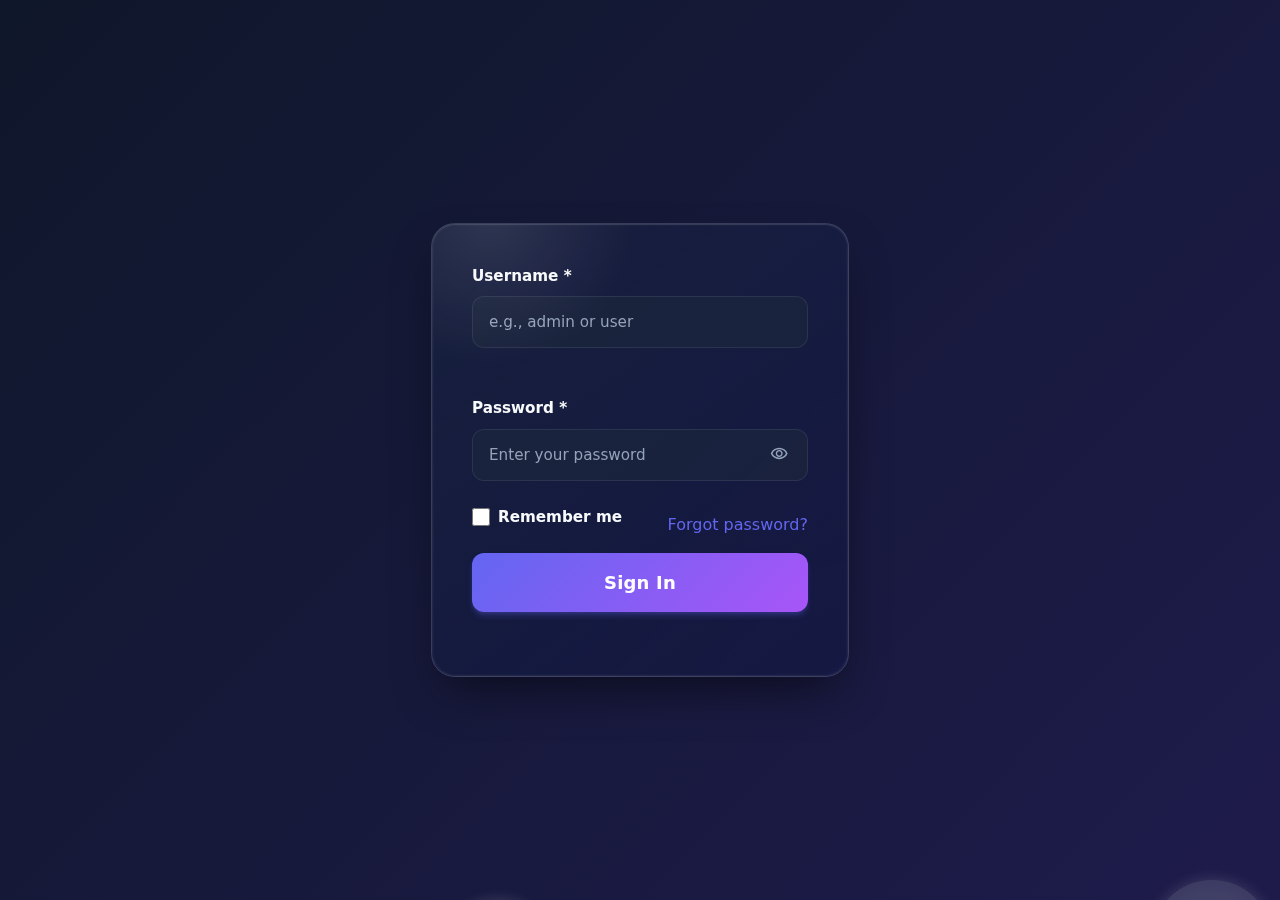
<file: frontend/admin/guest-management.html>
<!DOCTYPE html>
<html lang="en">

<head>
    <meta charset="UTF-8">
    <meta name="viewport" content="width=device-width, initial-scale=1.0">
    <title>Guest Management - Conference Chatbot System</title>
    <link rel="stylesheet" href="../css/style.css">
    <link rel="stylesheet" href="../css/admin.css">
    <!-- FontAwesome -->
    <link rel="stylesheet" href="https://cdnjs.cloudflare.com/ajax/libs/font-awesome/6.4.0/css/all.min.css">
    <script src="../js/utils.js?v=6"></script>
    <script src="../js/admin.js?v=6"></script>
</head>

<body>
    <div class="admin-container">
        <!-- Sidebar -->
        <aside class="admin-sidebar">
            <div class="sidebar-brand">
                <div class="admin-sidebar-header">
                    <div class="brand-icon"><i class="fas fa-robot"></i></div>
                    <div>ConvergeAI</div>
                </div>
            </div>

            <nav class="sidebar-menu">
                <div class="menu-section">
                    <div class="menu-label">Main</div>
                    <a href="dashboard.html" class="menu-item">
                        <span class="menu-icon"><i class="fas fa-chart-line"></i></span>
                        <span>Dashboard</span>
                    </a>
                </div>

                <div class="menu-section">
                    <div class="menu-label">Chatbots</div>
                    <a href="create-chatbot.html" class="menu-item">
                        <span class="menu-icon"><i class="fas fa-plus-circle"></i></span>
                        <span>Create Chatbot</span>
                    </a>
                    <a href="chatbot-list.html" class="menu-item">
                        <span class="menu-icon"><i class="fas fa-list"></i></span>
                        <span>All Chatbots</span>
                        <span class="menu-badge">12</span>
                    </a>
                    <a href="guest-management.html" class="menu-item active">
                        <span class="menu-icon"><i class="fas fa-user-friends"></i></span>
                        <span>Guest Management</span>
                    </a>
                </div>

                <div class="menu-section">
                    <div class="menu-label">Users & Data</div>
                    <a href="user-management.html" class="menu-item">
                        <span class="menu-icon"><i class="fas fa-users-cog"></i></span>
                        <span>Users</span>
                        <span class="menu-badge">847</span>
                    </a>
                    <a href="import-excel.html" class="menu-item">
                        <span class="menu-icon"><i class="fas fa-file-import"></i></span>
                        <span>Import Users</span>
                    </a>
                </div>
            </nav>

            <div class="sidebar-footer">
                <div class="sidebar-user">
                    <div class="user-avatar">A</div>
                    <div class="user-info">
                        <div class="user-name">Admin</div>
                        <div class="user-role">Administrator</div>
                    </div>
                </div>
                <div class="admin-sidebar-footer">
                    <button class="btn btn-ghost" data-action="logout" style="width: 100%;"><i
                            class="fas fa-sign-out-alt"></i> Logout</button>
                </div>
            </div>
        </aside>

        <!-- Main Content -->
        <div class="admin-main">
            <!-- Header -->
            <header class="admin-header">
                <div class="header-title">
                    <h1>Guest Management</h1>
                </div>
                <div style="display: flex; gap: var(--spacing-md);">
                    <select style="width: 150px;">
                        <option>Filter by status</option>
                        <option>Registered</option>
                        <option>Checked In</option>
                    </select>
                </div>
            </header>

            <!-- Content Area -->
            <div class="admin-content">
                <!-- Statistics -->
                <div class="stats-grid mb-lg">
                    <div class="stat-card">
                        <div class="stat-icon primary"><i class="fas fa-user-friends"></i></div>
                        <div class="stat-value" id="total-guests-count">0</div>
                        <div class="stat-label">Total Guests</div>
                    </div>

                    <div class="stat-card">
                        <div class="stat-icon success"><i class="fas fa-check-circle"></i></div>
                        <div class="stat-value" id="active-guests-count">0</div>
                        <div class="stat-label">Active</div>
                    </div>

                    <div class="stat-card">
                        <div class="stat-icon warning"><i class="fas fa-clock"></i></div>
                        <div class="stat-value" id="pending-guests-count">0</div>
                        <div class="stat-label">Speakers</div>
                    </div>

                    <div class="stat-card">
                        <div class="stat-icon danger"><i class="fas fa-star"></i></div>
                        <div class="stat-value" id="vip-guests-count">0</div>
                        <div class="stat-label">Moderators</div>
                    </div>
                </div>

                <!-- Guests Table -->
                <div class="card">
                    <div class="card-header">
                        <h2>All Guests</h2>
                        <button class="btn btn-sm btn-primary"><i class="fas fa-plus"></i> Add Guest</button>
                    </div>
                    <div class="table-container">
                        <table class="table" data-table="guests">
                            <thead>
                                <tr>
                                    <th>Guest Name</th>
                                    <th>Event Name</th>
                                    <th>Actions</th>
                                </tr>
                            </thead>
                            <tbody>
                                <!-- Data will be loaded via JavaScript -->
                            </tbody>
                        </table>
                    </div>
                </div>
            </div>
        </div>
    </div>
</body>

</html>
</file>
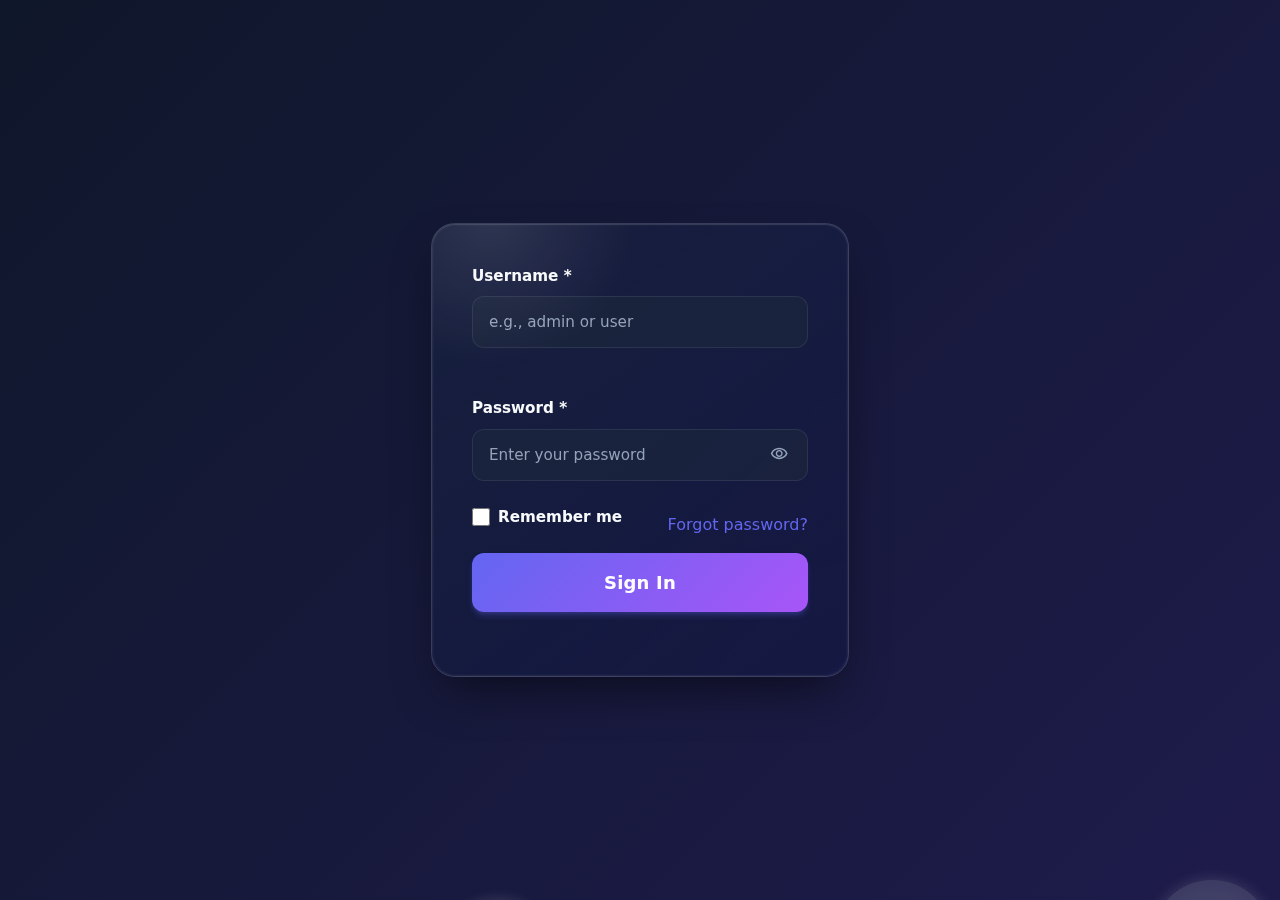
<file: frontend/admin/import-excel.html>
<!DOCTYPE html>
<html lang="en">

<head>
    <meta charset="UTF-8">
    <meta name="viewport" content="width=device-width, initial-scale=1.0">
    <title>Import Excel - Conference Chatbot System</title>
    <link rel="stylesheet" href="../css/style.css">
    <link rel="stylesheet" href="../css/admin.css?v=11">
    <!-- FontAwesome -->
    <link rel="stylesheet" href="https://cdnjs.cloudflare.com/ajax/libs/font-awesome/6.4.0/css/all.min.css">
    <script src="../js/utils.js?v=11"></script>
    <script src="../js/admin.js?v=12"></script>
</head>

<body>
    <div class="admin-container">
        <!-- Sidebar -->
        <aside class="admin-sidebar">
            <div class="sidebar-brand">
                <div class="admin-sidebar-header">
                    <div class="brand-icon"><i class="fas fa-robot"></i></div>
                    <div>ConvergeAI</div>
                </div>
            </div>

            <nav class="sidebar-menu">
                <div class="menu-section">
                    <div class="menu-label">Main</div>
                    <a href="dashboard.html" class="menu-item">
                        <span class="menu-icon"><i class="fas fa-chart-line"></i></span>
                        <span>Dashboard</span>
                    </a>
                </div>

                <div class="menu-section">
                    <div class="menu-label">Chatbots</div>
                    <a href="create-chatbot.html" class="menu-item">
                        <span class="menu-icon"><i class="fas fa-plus-circle"></i></span>
                        <span>Create Chatbot</span>
                    </a>
                    <a href="chatbot-list.html" class="menu-item">
                        <span class="menu-icon"><i class="fas fa-list"></i></span>
                        <span>All Chatbots</span>
                        <span class="menu-badge">12</span>
                    </a>
                    <a href="guest-management.html" class="menu-item">
                        <span class="menu-icon"><i class="fas fa-user-friends"></i></span>
                        <span>Guest Management</span>
                    </a>
                </div>

                <div class="menu-section">
                    <div class="menu-label">Users & Data</div>
                    <a href="user-management.html" class="menu-item">
                        <span class="menu-icon"><i class="fas fa-users-cog"></i></span>
                        <span>Users</span>
                        <span class="menu-badge">847</span>
                    </a>
                    <a href="import-excel.html" class="menu-item active">
                        <span class="menu-icon"><i class="fas fa-file-import"></i></span>
                        <span>Import Users</span>
                    </a>
                </div>

                <div class="menu-section">
                    <div class="menu-label">Settings</div>
                    <a href="profile.html" class="menu-item">
                        <span class="menu-icon"><i class="fas fa-user-tie"></i></span>
                        <span>My Profile</span>
                    </a>
                </div>
            </nav>

            <div class="sidebar-footer">
                <div class="sidebar-user">
                    <div class="user-avatar">A</div>
                    <div class="user-info">
                        <div class="user-name">Admin</div>
                        <div class="user-role">Administrator</div>
                    </div>
                </div>
                <div class="admin-sidebar-footer">
                    <button class="btn btn-ghost" data-action="logout" style="width: 100%;"><i
                            class="fas fa-sign-out-alt"></i> Logout</button>
                </div>
            </div>
        </aside>

        <!-- Main Content -->
        <div class="admin-main">
            <!-- Header -->
            <header class="admin-header">
                <div class="header-title">
                    <h1>Import Users from Excel</h1>
                </div>
                <div class="header-actions">
                    <div class="dashboard-bell-wrap" id="dashboard-bell-wrap">
                        <button class="dashboard-bell-btn bell-ringing" id="dashboard-bell-btn" aria-label="Dashboard notifications">
                            <i class="fas fa-bell"></i>
                            <span class="dashboard-bell-dot" id="dashboard-bell-dot"></span>
                        </button>
                        <div class="dashboard-bell-panel" id="dashboard-bell-panel" aria-hidden="true">
                            <div class="dashboard-bell-panel-title">Notifications</div>
                            <div class="dashboard-bell-list" id="dashboard-bell-list">Loading notifications...</div>
                        </div>
                    </div>
                    <div class="header-user-menu">
                        <button class="header-user-btn">
                            <span style="width: 32px; height: 32px; border-radius: 50%; background: linear-gradient(135deg, var(--accent-blue), var(--accent-purple)); display: flex; align-items: center; justify-content: center; color: white; font-weight: 700; font-size: 0.9rem;">A</span>
                            <i class="fas fa-chevron-down"></i>
                        </button>
                        <div class="dropdown-menu">
                            <a href="profile.html" class="dropdown-item"><i class="fas fa-user"></i> My Profile</a>
                            <a href="profile.html#security-settings" class="dropdown-item"><i class="fas fa-lock"></i> Security</a>
                            <a href="#" class="dropdown-item" data-action="logout"><i class="fas fa-sign-out-alt"></i> Logout</a>
                        </div>
                    </div>
                </div>
            </header>

            <!-- Content Area -->
            <div class="admin-content">
                <div class="form-layout">
                    <!-- Instructions -->
                    <div class="card mb-lg">
                        <div class="card-body">
                            <h3><i class="fas fa-clipboard-list"></i> Import Instructions</h3>
                            <ul style="margin-left: var(--spacing-lg); color: var(--text-secondary);">
                                <li>Upload an Excel file (.xlsx) with only email and username columns</li>
                                <li>Use this exact header row to avoid mismatch: <code>email,username</code></li>
                                <li>Do not add Password, Role, Active, or Name columns for this import format</li>
                                <li>System will create accounts and assign default password <code>123</code></li>
                                <li>Credentials will be sent to users' email addresses</li>
                                <li>You can download and print the credentials list</li>
                            </ul>
                        </div>
                    </div>

                    <!-- Import Form -->
                    <form data-form="import-excel">
                        <div class="form-section">
                            <h3 class="form-section-title">Upload File</h3>

                            <div class="form-row full">
                                <div class="form-group">
                                    <label for="excel-file">Excel File (.xlsx)</label>
                                    <div class="file-upload">
                                        <input type="file" id="excel-file" name="excel_file" accept=".xlsx"
                                            style="display: none;" required>
                                        <div class="file-upload-icon"><i class="fas fa-file-excel"></i></div>
                                        <div class="file-upload-text">Click or drag Excel file here</div>
                                        <div class="file-upload-hint">Maximum file size: 10 MB</div>
                                    </div>
                                    <div id="uploaded-user-count" class="import-preview" style="margin-top: 10px; display: none;"></div>
                                </div>
                            </div>


                            <div class="form-row">
                                <div class="form-group">
                                    <label for="event-select">
                                        Assign to Event
                                    </label>
                                    <select id="event-select" name="event_id">
                                        <option value="">Select an event...</option>
                                    </select>
                                </div>

                                <div class="form-group">
                                    <label for="role-select">Default User Role</label>
                                    <select id="role-select" name="default_role">
                                        <option value="user">User</option>
                                        <option value="volunteer">Volunteer</option>
                                    </select>
                                </div>
                            </div>
                        </div>

                        <div class="form-actions">
                            <a href="user-management.html" class="btn btn-secondary">Cancel</a>
                            <button type="submit" class="btn btn-primary btn-lg">
                                <i class="fas fa-file-import"></i> Import & Generate Credentials
                            </button>
                        </div>
                    </form>
                </div>

                <!-- Previous Imports -->
                <div class="card mt-2xl">
                    <div class="card-header">
                        <h2>Recent Imports</h2>
                    </div>
                    <div class="table-container">
                        <table class="table">
                            <thead>
                                <tr>
                                    <th>Date</th>
                                    <th>Event</th>
                                    <th>Users Imported</th>
                                    <th>File</th>
                                    <th>Status</th>
                                </tr>
                            </thead>
                            <tbody id="recent-imports-body">
                                <tr>
                                    <td colspan="5" class="text-center">No recent imports in this session.</td>
                                </tr>
                            </tbody>
                        </table>
                    </div>
                </div>
            </div>
        </div>
    </div>
</body>

</html>
</file>
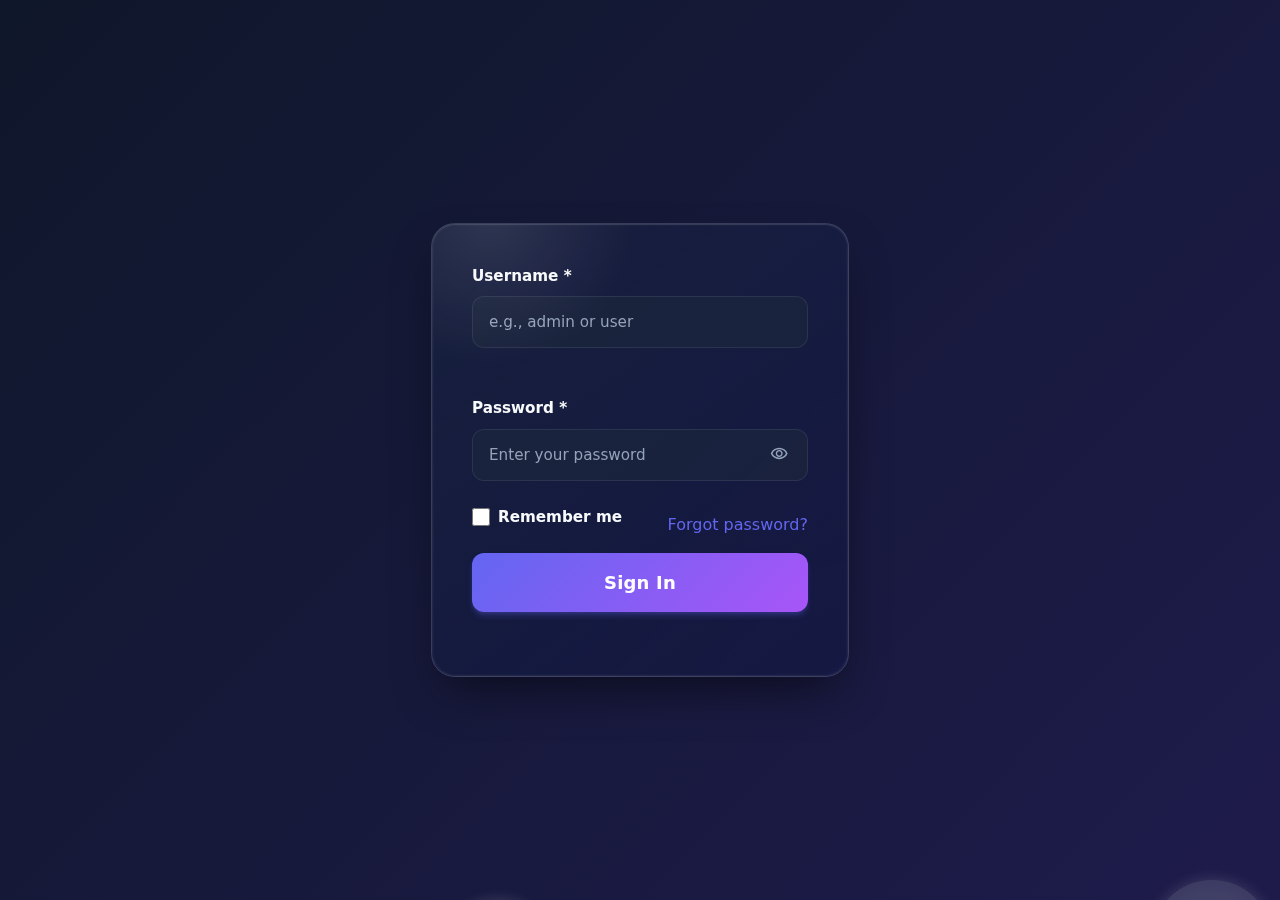
<file: frontend/admin/profile.html>
<!DOCTYPE html>
<html lang="en">

<head>
    <meta charset="UTF-8">
    <meta name="viewport" content="width=device-width, initial-scale=1.0">
    <title>My Profile - Conference Chatbot System</title>
    <link rel="stylesheet" href="../css/style.css">
    <link rel="stylesheet" href="../css/admin.css?v=12">
    <link rel="stylesheet" href="https://cdnjs.cloudflare.com/ajax/libs/font-awesome/6.4.0/css/all.min.css">
    <script src="../js/utils.js?v=12"></script>
    <script src="../js/admin.js?v=12"></script>
</head>

<body>
    <div class="admin-container">
        <aside class="admin-sidebar">
            <div class="sidebar-brand">
                <div class="admin-sidebar-header">
                    <div class="brand-icon"><i class="fas fa-robot"></i></div>
                    <div>ConvergeAI</div>
                </div>
            </div>

            <nav class="sidebar-menu">
                <div class="menu-section">
                    <div class="menu-label">Main</div>
                    <a href="dashboard.html" class="menu-item">
                        <span class="menu-icon"><i class="fas fa-chart-line"></i></span>
                        <span>Dashboard</span>
                    </a>
                </div>

                <div class="menu-section">
                    <div class="menu-label">Chatbots</div>
                    <a href="create-chatbot.html" class="menu-item">
                        <span class="menu-icon"><i class="fas fa-plus-circle"></i></span>
                        <span>Create Chatbot</span>
                    </a>
                    <a href="chatbot-list.html" class="menu-item">
                        <span class="menu-icon"><i class="fas fa-list"></i></span>
                        <span>All Chatbots</span>
                        <span class="menu-badge">12</span>
                    </a>
                    <a href="guest-management.html" class="menu-item">
                        <span class="menu-icon"><i class="fas fa-user-friends"></i></span>
                        <span>Guest Management</span>
                    </a>
                </div>

                <div class="menu-section">
                    <div class="menu-label">Users & Data</div>
                    <a href="user-management.html" class="menu-item">
                        <span class="menu-icon"><i class="fas fa-users-cog"></i></span>
                        <span>Users</span>
                        <span class="menu-badge">847</span>
                    </a>
                    <a href="import-excel.html" class="menu-item">
                        <span class="menu-icon"><i class="fas fa-file-import"></i></span>
                        <span>Import Users</span>
                    </a>
                </div>

                <div class="menu-section">
                    <div class="menu-label">Settings</div>
                    <a href="profile.html" class="menu-item active">
                        <span class="menu-icon"><i class="fas fa-user-tie"></i></span>
                        <span>My Profile</span>
                    </a>
                </div>
            </nav>

            <div class="sidebar-footer">
                <div class="sidebar-user">
                    <div class="user-avatar">A</div>
                    <div class="user-info">
                        <div class="user-name">Admin</div>
                        <div class="user-role">Administrator</div>
                    </div>
                </div>
                <div class="admin-sidebar-footer">
                    <button class="btn btn-ghost" data-action="logout" style="width: 100%;"><i
                            class="fas fa-sign-out-alt"></i> Logout</button>
                </div>
            </div>
        </aside>

        <div class="admin-main">
            <header class="admin-header">
                <div class="header-title">
                    <h1>My Profile</h1>
                </div>
                <div class="header-actions">
                    <div class="header-user-menu">
                        <button class="header-user-btn">
                            <span style="width: 32px; height: 32px; border-radius: 50%; background: linear-gradient(135deg, var(--accent-blue), var(--accent-purple)); display: flex; align-items: center; justify-content: center; color: white; font-weight: 700; font-size: 0.9rem;">A</span>
                            <i class="fas fa-chevron-down"></i>
                        </button>
                        <div class="dropdown-menu">
                            <a href="profile.html" class="dropdown-item"><i class="fas fa-user"></i> My Profile</a>
                            <a href="profile.html#security-settings" class="dropdown-item"><i class="fas fa-lock"></i> Security</a>
                            <a href="#" class="dropdown-item" data-action="logout"><i class="fas fa-sign-out-alt"></i> Logout</a>
                        </div>
                    </div>
                </div>
            </header>

            <div class="admin-content">
                <div class="form-layout">
                    <form data-form="admin-profile">
                        <div class="form-section">
                            <h3 class="form-section-title">Account Information</h3>

                            <div class="form-row">
                                <div class="form-group">
                                    <label for="admin-profile-name">Full Name</label>
                                    <input type="text" id="admin-profile-name" name="name" required>
                                </div>

                                <div class="form-group">
                                    <label for="admin-profile-username">Username</label>
                                    <input type="text" id="admin-profile-username" name="username" disabled>
                                </div>
                            </div>

                            <div class="form-row">
                                <div class="form-group">
                                    <label for="admin-profile-email">Email</label>
                                    <input type="email" id="admin-profile-email" name="email" disabled>
                                </div>
                            </div>
                        </div>

                        <div class="form-actions">
                            <a href="dashboard.html" class="btn btn-secondary">Back</a>
                            <button type="submit" class="btn btn-primary">Save Profile</button>
                        </div>
                    </form>

                    <form data-form="admin-password" id="security-settings" style="margin-top: 1.5rem;">
                        <div class="form-section">
                            <h3 class="form-section-title">Security</h3>

                            <div class="form-row full">
                                <div class="form-group">
                                    <label for="current-password">Current Password</label>
                                    <div class="password-field">
                                        <input type="password" id="current-password" name="current_password" required>
                                        <button type="button" class="password-visibility-toggle" data-target="current-password" aria-label="Show current password">
                                            <i class="fas fa-eye"></i>
                                        </button>
                                    </div>
                                </div>
                            </div>

                            <div class="form-row">
                                <div class="form-group">
                                    <label for="new-password">New Password</label>
                                    <div class="password-field">
                                        <input type="password" id="new-password" name="new_password" minlength="6" required>
                                        <button type="button" class="password-visibility-toggle" data-target="new-password" aria-label="Show new password">
                                            <i class="fas fa-eye"></i>
                                        </button>
                                    </div>
                                </div>

                                <div class="form-group">
                                    <label for="confirm-password">Confirm New Password</label>
                                    <div class="password-field">
                                        <input type="password" id="confirm-password" name="confirm_password" minlength="6" required>
                                        <button type="button" class="password-visibility-toggle" data-target="confirm-password" aria-label="Show confirm password">
                                            <i class="fas fa-eye"></i>
                                        </button>
                                    </div>
                                </div>
                            </div>
                        </div>

                        <div class="form-actions">
                            <button type="submit" class="btn btn-primary">Update Password</button>
                        </div>
                    </form>
                </div>
            </div>
        </div>
    </div>
</body>

</html>
</file>
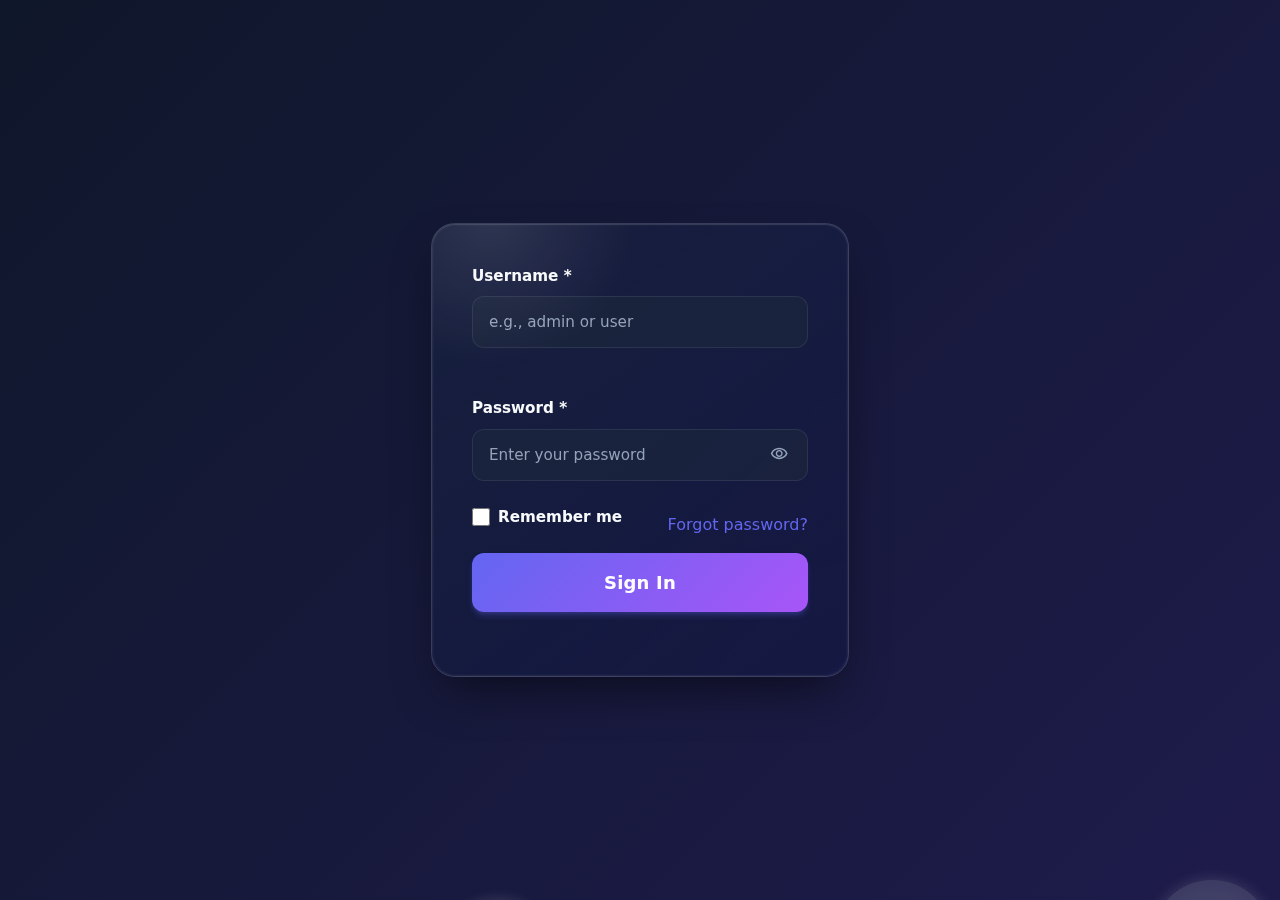
<file: frontend/admin/settings.html>
<!DOCTYPE html>
<html lang="en">

<head>
    <meta charset="UTF-8">
    <meta name="viewport" content="width=device-width, initial-scale=1.0">
    <title>Settings - Conference Chatbot System</title>
    <link rel="stylesheet" href="../css/style.css">
    <link rel="stylesheet" href="../css/admin.css?v=13">
    <link rel="stylesheet" href="https://cdnjs.cloudflare.com/ajax/libs/font-awesome/6.4.0/css/all.min.css">
    <script src="../js/utils.js?v=12"></script>
    <script src="../js/admin.js?v=13"></script>
</head>

<body>
    <div class="admin-container">
        <aside class="admin-sidebar">
            <div class="sidebar-brand">
                <div class="admin-sidebar-header">
                    <div class="brand-icon"><i class="fas fa-robot"></i></div>
                    <div>ConvergeAI</div>
                </div>
            </div>

            <nav class="sidebar-menu">
                <div class="menu-section">
                    <div class="menu-label">Main</div>
                    <a href="dashboard.html" class="menu-item">
                        <span class="menu-icon"><i class="fas fa-chart-line"></i></span>
                        <span>Dashboard</span>
                    </a>
                </div>

                <div class="menu-section">
                    <div class="menu-label">Chatbots</div>
                    <a href="create-chatbot.html" class="menu-item">
                        <span class="menu-icon"><i class="fas fa-plus-circle"></i></span>
                        <span>Create Chatbot</span>
                    </a>
                    <a href="chatbot-list.html" class="menu-item">
                        <span class="menu-icon"><i class="fas fa-list"></i></span>
                        <span>All Chatbots</span>
                        <span class="menu-badge">12</span>
                    </a>
                    <a href="guest-management.html" class="menu-item">
                        <span class="menu-icon"><i class="fas fa-user-friends"></i></span>
                        <span>Guest Management</span>
                    </a>
                </div>

                <div class="menu-section">
                    <div class="menu-label">Users & Data</div>
                    <a href="user-management.html" class="menu-item">
                        <span class="menu-icon"><i class="fas fa-users-cog"></i></span>
                        <span>Users</span>
                        <span class="menu-badge">847</span>
                    </a>
                    <a href="import-excel.html" class="menu-item">
                        <span class="menu-icon"><i class="fas fa-file-import"></i></span>
                        <span>Import Users</span>
                    </a>
                </div>

                <div class="menu-section">
                    <div class="menu-label">Settings</div>
                    <a href="profile.html" class="menu-item">
                        <span class="menu-icon"><i class="fas fa-user-tie"></i></span>
                        <span>My Profile</span>
                    </a>
                    <a href="settings.html" class="menu-item active">
                        <span class="menu-icon"><span class="material-symbols-outlined">lock</span></span>
                        <span>Security</span>
                    </a>
                </div>
            </nav>

            <div class="sidebar-footer">
                <div class="sidebar-user">
                    <div class="user-avatar">A</div>
                    <div class="user-info">
                        <div class="user-name">Admin</div>
                        <div class="user-role">Administrator</div>
                    </div>
                </div>
                <div class="admin-sidebar-footer">
                    <button class="btn btn-ghost" data-action="logout" style="width: 100%;"><i
                            class="fas fa-sign-out-alt"></i> Logout</button>
                </div>
            </div>
        </aside>

        <div class="admin-main">
            <header class="admin-header">
                <div class="header-title">
                    <h1>Security Settings</h1>
                </div>
                <div class="header-actions">
                    <div class="dashboard-bell-wrap" id="dashboard-bell-wrap">
                        <button class="dashboard-bell-btn bell-ringing" id="dashboard-bell-btn" aria-label="Dashboard notifications">
                            <i class="fas fa-bell"></i>
                            <span class="dashboard-bell-dot" id="dashboard-bell-dot"></span>
                        </button>
                        <div class="dashboard-bell-panel" id="dashboard-bell-panel" aria-hidden="true">
                            <div class="dashboard-bell-panel-title">Notifications</div>
                            <div class="dashboard-bell-list" id="dashboard-bell-list">Loading notifications...</div>
                        </div>
                    </div>
                    <div class="header-user-menu">
                        <button class="header-user-btn">
                            <span style="width: 32px; height: 32px; border-radius: 50%; background: linear-gradient(135deg, var(--accent-blue), var(--accent-purple)); display: flex; align-items: center; justify-content: center; color: white; font-weight: 700; font-size: 0.9rem;">A</span>
                            <i class="fas fa-chevron-down"></i>
                        </button>
                        <div class="dropdown-menu">
                            <a href="profile.html" class="dropdown-item"><i class="fas fa-user"></i> My Profile</a>
                            <a href="settings.html" class="dropdown-item"><i class="fas fa-cog"></i> Settings</a>
                            <a href="#" class="dropdown-item" data-action="logout"><i class="fas fa-sign-out-alt"></i> Logout</a>
                        </div>
                    </div>
                </div>
            </header>

            <div class="admin-content">
                <div class="form-layout">
                    <form data-form="admin-password">
                        <div class="form-section">
                            <h3 class="form-section-title">Change Password</h3>

                            <div class="form-row full">
                                <div class="form-group">
                                    <label for="current-password">Current Password</label>
                                    <div class="password-field">
                                        <input type="password" id="current-password" name="current_password" required>
                                        <button type="button" class="password-visibility-toggle" data-target="current-password" aria-label="Show current password">
                                            <i class="fas fa-eye"></i>
                                        </button>
                                    </div>
                                </div>
                            </div>

                            <div class="form-row">
                                <div class="form-group">
                                    <label for="new-password">New Password</label>
                                    <div class="password-field">
                                        <input type="password" id="new-password" name="new_password" minlength="6" required>
                                        <button type="button" class="password-visibility-toggle" data-target="new-password" aria-label="Show new password">
                                            <i class="fas fa-eye"></i>
                                        </button>
                                    </div>
                                </div>

                                <div class="form-group">
                                    <label for="confirm-password">Confirm New Password</label>
                                    <div class="password-field">
                                        <input type="password" id="confirm-password" name="confirm_password" minlength="6" required>
                                        <button type="button" class="password-visibility-toggle" data-target="confirm-password" aria-label="Show confirm password">
                                            <i class="fas fa-eye"></i>
                                        </button>
                                    </div>
                                </div>
                            </div>
                        </div>

                        <div class="form-actions">
                            <a href="dashboard.html" class="btn btn-secondary">Back</a>
                            <button type="submit" class="btn btn-primary">Update Password</button>
                        </div>
                    </form>
                </div>
            </div>
        </div>
    </div>
</body>

</html>
</file>
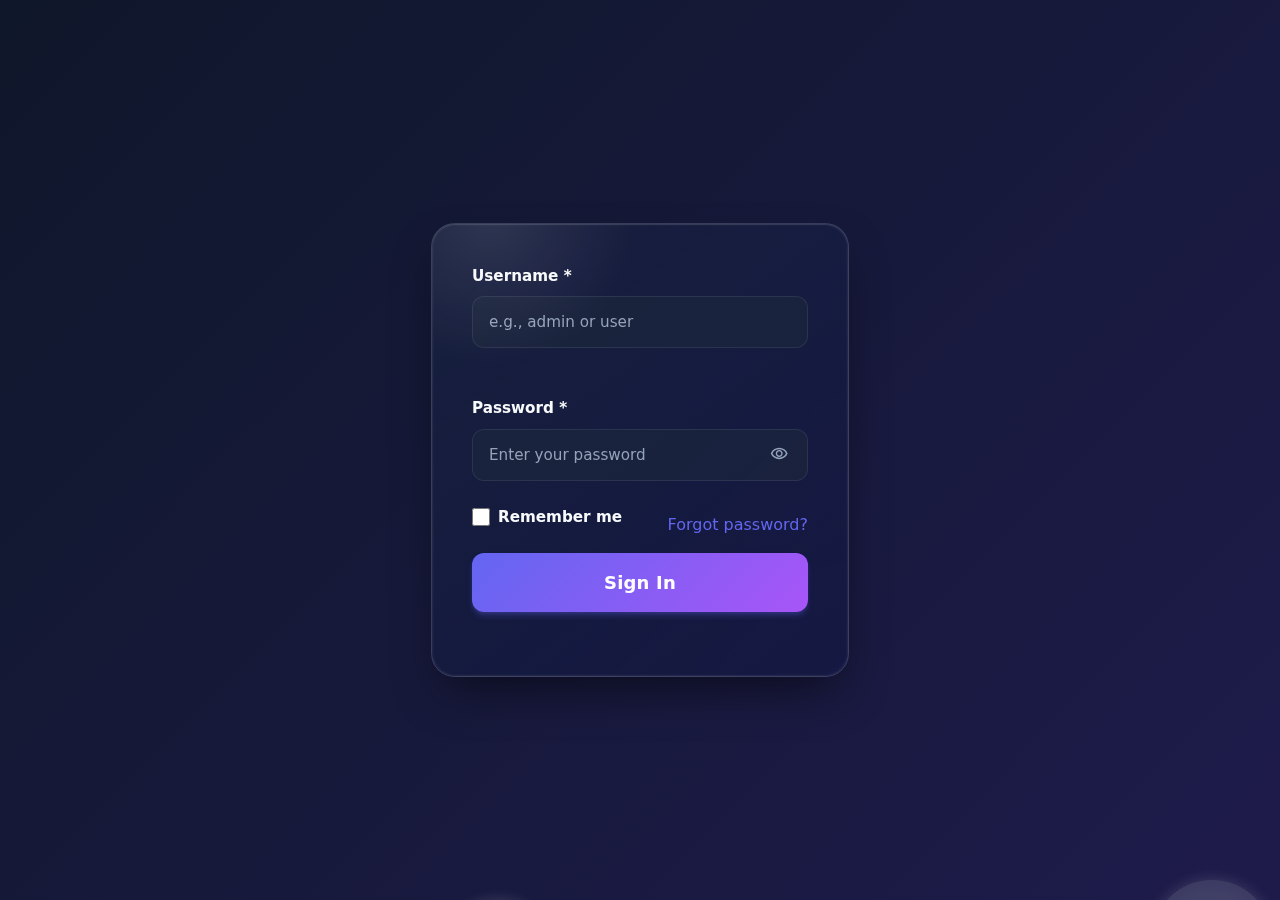
<file: frontend/admin/user-management.html>
<!DOCTYPE html>
<html lang="en">

<head>
    <meta charset="UTF-8">
    <meta name="viewport" content="width=device-width, initial-scale=1.0">
    <title>User Management - Conference Chatbot System</title>
    <link rel="stylesheet" href="../css/style.css">
    <link rel="stylesheet" href="../css/admin.css?v=10">
    <!-- FontAwesome -->
    <link rel="stylesheet" href="https://cdnjs.cloudflare.com/ajax/libs/font-awesome/6.4.0/css/all.min.css">
    <script src="../js/utils.js?v=12"></script>
    <script src="../js/admin.js?v=12"></script>
</head>

<body>
    <div class="admin-container">
        <!-- Sidebar -->
        <aside class="admin-sidebar">
            <div class="sidebar-brand">
                <div class="admin-sidebar-header">
                    <div class="brand-icon"><i class="fas fa-robot"></i></div>
                    <div>ConvergeAI</div>
                </div>
            </div>

            <nav class="sidebar-menu">
                <div class="menu-section">
                    <div class="menu-label">Main</div>
                    <a href="dashboard.html" class="menu-item">
                        <span class="menu-icon"><i class="fas fa-chart-line"></i></span>
                        <span>Dashboard</span>
                    </a>
                </div>

                <div class="menu-section">
                    <div class="menu-label">Chatbots</div>
                    <a href="create-chatbot.html" class="menu-item">
                        <span class="menu-icon"><i class="fas fa-plus-circle"></i></span>
                        <span>Create Chatbot</span>
                    </a>
                    <a href="chatbot-list.html" class="menu-item">
                        <span class="menu-icon"><i class="fas fa-list"></i></span>
                        <span>All Chatbots</span>
                        <span class="menu-badge">12</span>
                    </a>
                    <a href="guest-management.html" class="menu-item">
                        <span class="menu-icon"><i class="fas fa-user-friends"></i></span>
                        <span>Guest Management</span>
                    </a>
                </div>

                <div class="menu-section">
                    <div class="menu-label">Users & Data</div>
                    <a href="user-management.html" class="menu-item active">
                        <span class="menu-icon"><i class="fas fa-users-cog"></i></span>
                        <span>Users</span>
                        <span class="menu-badge">847</span>
                    </a>
                    <a href="import-excel.html" class="menu-item">
                        <span class="menu-icon"><i class="fas fa-file-import"></i></span>
                        <span>Import Users</span>
                    </a>
                </div>

                <div class="menu-section">
                    <div class="menu-label">Settings</div>
                    <a href="profile.html" class="menu-item">
                        <span class="menu-icon"><i class="fas fa-user-tie"></i></span>
                        <span>My Profile</span>
                    </a>
                </div>
            </nav>

            <div class="sidebar-footer">
                <div class="sidebar-user">
                    <div class="user-avatar">A</div>
                    <div class="user-info">
                        <div class="user-name">Admin</div>
                        <div class="user-role">Administrator</div>
                    </div>
                </div>
                <div class="admin-sidebar-footer">
                    <button class="btn btn-ghost" data-action="logout" style="width: 100%;"><i
                            class="fas fa-sign-out-alt"></i> Logout</button>
                </div>
            </div>
        </aside>

        <!-- Main Content -->
        <div class="admin-main">
            <!-- Header -->
            <header class="admin-header">
                <div class="header-title">
                    <h1>User Management</h1>
                </div>
                <div class="header-actions">
                    <div class="header-user-menu">
                        <button class="header-user-btn">
                            <span style="width: 32px; height: 32px; border-radius: 50%; background: linear-gradient(135deg, var(--accent-blue), var(--accent-purple)); display: flex; align-items: center; justify-content: center; color: white; font-weight: 700; font-size: 0.9rem;">A</span>
                            <i class="fas fa-chevron-down"></i>
                        </button>
                        <div class="dropdown-menu">
                            <a href="profile.html" class="dropdown-item"><i class="fas fa-user"></i> My Profile</a>
                            <a href="profile.html#security-settings" class="dropdown-item"><i class="fas fa-lock"></i> Security</a>
                            <a href="#" class="dropdown-item" data-action="logout"><i class="fas fa-sign-out-alt"></i> Logout</a>
                        </div>
                    </div>
                </div>
            </header>

            <!-- Content Area -->
            <div class="admin-content">
                <!-- Statistics -->
                <div class="stats-grid mb-lg">
                    <div class="stat-card">
                        <div class="stat-icon primary"><i class="fas fa-users"></i></div>
                        <div class="stat-value" id="users-total">0</div>
                        <div class="stat-label">Total Users</div>
                    </div>

                    <div class="stat-card">
                        <div class="stat-icon success"><i class="fas fa-check"></i></div>
                        <div class="stat-value" id="users-active">0</div>
                        <div class="stat-label">Active</div>
                    </div>

                    <div class="stat-card">
                        <div class="stat-icon warning"><i class="fas fa-pause"></i></div>
                        <div class="stat-value" id="users-inactive">0</div>
                        <div class="stat-label">Inactive</div>
                    </div>

                    <div class="stat-card">
                        <div class="stat-icon danger"><i class="fas fa-user-plus"></i></div>
                        <div class="stat-value" id="users-new-month">0</div>
                        <div class="stat-label">New This Month</div>
                    </div>
                </div>

                <!-- Users Table -->
                <div class="card user-management-card">
                    <div class="card-header user-management-header">
                        <h2>All Users</h2>
                        <div class="users-header-actions">
                            <button type="button" id="add-single-user-btn" class="btn btn-sm btn-secondary"><span class="material-symbols-outlined icon-inline">person_add</span>Add User</button>
                            <a href="import-excel.html" class="btn btn-sm btn-primary"><span class="material-symbols-outlined icon-inline">upload_file</span>Import More</a>
                        </div>
                    </div>
                    <div class="users-filter-row user-filter-row">
                        <input type="text" id="user-search" class="users-filter-search" placeholder="Search by user name">
                        <select id="user-role-filter" class="users-filter-select" title="Filter users by role" aria-label="Filter users by role">
                            <option value="">Filter by role</option>
                            <option value="user">User</option>
                            <option value="volunteer">Volunteer</option>
                        </select>
                        <select id="user-status-filter" class="users-filter-select" title="Filter users by status" aria-label="Filter users by status">
                            <option value="">Filter by status</option>
                            <option value="true">Active</option>
                            <option value="false">Deactive</option>
                        </select>
                        <select id="user-chatbot-filter" class="users-filter-select" title="Filter users by chatbot/event" aria-label="Filter users by chatbot/event">
                            <option value="">Filter by chatbot</option>
                        </select>
                    </div>
                    <div class="users-bulk-actions" id="users-bulk-actions">
                        <span id="users-selected-count">0 users selected</span>
                        <button type="button" id="users-bulk-delete-btn" class="btn btn-sm btn-danger"><i class="fas fa-trash"></i> Delete Selected</button>
                    </div>
                    <div class="table-container">
                        <table class="table" data-table="users">
                            <thead>
                                <tr>
                                    <th class="users-select-col">
                                        <input type="checkbox" id="users-select-all" aria-label="Select all visible users">
                                    </th>
                                    <th>Name</th>
                                    <th>Email</th>
                                    <th>Role</th>
                                    <th>Joined</th>
                                    <th>Status</th>
                                    <th>Actions</th>
                                </tr>
                            </thead>
                            <tbody>
                                <tr>
                                    <td colspan="8" class="text-center">Loading users...</td>
                                </tr>
                            </tbody>
                        </table>
                    </div>
                </div>

                <!-- Pagination -->
                <div class="flex-between mt-lg" id="users-pagination-container">
                    <p style="color: var(--text-secondary);" id="users-pagination-summary">Showing 0-0 of 0 users</p>
                    <div class="flex" gap="var(--spacing-md)" id="users-pagination-buttons">
                    </div>
                </div>
            </div>
        </div>
    </div>
</body>

</html>
</file>
<file: frontend/css/style.css>
@import url('https://fonts.googleapis.com/css2?family=Material+Symbols+Outlined:opsz,wght,FILL,GRAD@20..48,400,0,0');

/* ============================================
   CONFERENCE CHATBOT MANAGEMENT SYSTEM
   Modern, Professional, Responsive Design
   ============================================ */

/* ============================================
   1. ROOT VARIABLES & RESET
   ============================================ */

:root {
  /* Colors - Academic Conference Theme (Premium Dark Mode) */
  --primary-dark: #0b0f19;
  --primary-bg: #0f172a;
  --secondary-bg: #1e293b;
  --card-bg: rgba(30, 41, 59, 0.7);
  --accent-blue: #6366f1;
  /* Indigo 500 */
  --accent-purple: #a855f7;
  /* Purple 500 */
  --accent-cyan: #06b6d4;
  /* Cyan 500 */
  --accent-light: #e0f2fe;
  --text-primary: #f8fafc;
  --text-secondary: #94a3b8;
  --border-color: rgba(148, 163, 184, 0.15);
  --shadow-color: rgba(0, 0, 0, 0.4);
  --success: #10b981;
  --danger: #ef4444;
  --warning: #f59e0b;
  --info: #3b82f6;

  /* Spacing */
  --spacing-xs: 0.25rem;
  --spacing-sm: 0.5rem;
  --spacing-md: 1rem;
  --spacing-lg: 1.5rem;
  --spacing-xl: 2rem;
  --spacing-2xl: 3rem;

  /* Border Radius */
  --radius-sm: 0.5rem;
  --radius-md: 0.75rem;
  --radius-lg: 1rem;
  --radius-xl: 1.5rem;

  /* Transitions */
  --transition-fast: 150ms cubic-bezier(0.4, 0, 0.2, 1);
  --transition-base: 300ms cubic-bezier(0.4, 0, 0.2, 1);
  --transition-slow: 500ms cubic-bezier(0.4, 0, 0.2, 1);

  /* Font Family - Using System Fonts stack with Inter preference */
  --font-primary: 'Inter', system-ui, -apple-system, BlinkMacSystemFont, 'Segoe UI', Roboto, 'Helvetica Neue', Arial, sans-serif;
  --font-mono: 'Fira Code', 'Monaco', monospace;
}

* {
  margin: 0;
  padding: 0;
  box-sizing: border-box;
}

.material-symbols-outlined {
  font-variation-settings:
    'FILL' 0,
    'wght' 400,
    'GRAD' 0,
    'opsz' 24;
  font-size: 1.15rem;
  line-height: 1;
  vertical-align: middle;
}

.icon-inline {
  margin-right: 6px;
}

html {
  scroll-behavior: smooth;
  font-size: 16px;
  max-width: 100%;
  overflow-x: hidden;
}

body {
  font-family: var(--font-primary);
  background: var(--primary-bg);
  background-image:
    radial-gradient(at 0% 0%, rgba(99, 102, 241, 0.15) 0px, transparent 50%),
    radial-gradient(at 100% 0%, rgba(168, 85, 247, 0.15) 0px, transparent 50%);
  background-attachment: fixed;
  color: var(--text-primary);
  line-height: 1.6;
  min-height: 100vh;
  max-width: 100%;
  overflow-x: hidden;
  -webkit-font-smoothing: antialiased;
  -moz-osx-font-smoothing: grayscale;
}

/* Scrollbar Styling */
::-webkit-scrollbar {
  width: 10px;
  height: 10px;
}

::-webkit-scrollbar-track {
  background: var(--primary-bg);
}

::-webkit-scrollbar-thumb {
  background: rgba(148, 163, 184, 0.2);
  border-radius: 99px;
  border: 2px solid var(--primary-bg);
  transition: background var(--transition-base);
}

::-webkit-scrollbar-thumb:hover {
  background: rgba(148, 163, 184, 0.4);
}

/* Hide scrollbar UI globally (keep scrolling functional) */
html,
body,
* {
  -ms-overflow-style: none;
  scrollbar-width: none;
}

html::-webkit-scrollbar,
body::-webkit-scrollbar,
*::-webkit-scrollbar {
  width: 0;
  height: 0;
  display: none;
}

/* ============================================
   2. TYPOGRAPHY
   ============================================ */

h1,
h2,
h3,
h4,
h5,
h6 {
  color: var(--text-primary);
  line-height: 1.25;
  margin-bottom: var(--spacing-sm);
}

h1 {
  font-size: 2.5rem;
  font-weight: 800;
  letter-spacing: -0.025em;
  background: linear-gradient(to right, #fff, #cbd5e1);
  -webkit-background-clip: text;
  -webkit-text-fill-color: transparent;
  background-clip: text;
}

h2 {
  font-size: 2rem;
  font-weight: 700;
  letter-spacing: -0.025em;
}

h3 {
  font-size: 1.5rem;
  font-weight: 600;
  letter-spacing: -0.025em;
}

h4 {
  font-size: 1.25rem;
  font-weight: 600;
}

p {
  color: var(--text-secondary);
  margin-bottom: var(--spacing-md);
}

a {
  color: var(--accent-blue);
  text-decoration: none;
  transition: color var(--transition-fast);
  font-weight: 500;
}

a:hover {
  color: var(--accent-purple);
}

/* ============================================
   3. BUTTONS & INTERACTIVE ELEMENTS
   ============================================ */

/* ============================================
   3. BUTTONS & INTERACTIVE ELEMENTS
   ============================================ */

.btn {
  display: inline-flex;
  align-items: center;
  justify-content: center;
  gap: var(--spacing-sm);
  padding: 0.625rem 1.25rem;
  border: 1px solid transparent;
  border-radius: var(--radius-md);
  font-family: var(--font-primary);
  font-size: 0.95rem;
  font-weight: 600;
  line-height: 1.5;
  cursor: pointer;
  transition: all var(--transition-base);
  position: relative;
  overflow: hidden;
  letter-spacing: 0.01em;
  white-space: nowrap;
}

a.btn,
a.btn:visited {
  text-decoration: none;
}

a.btn-primary,
a.btn-primary:visited,
a.btn-primary:hover,
a.btn-primary:active {
  color: #ffffff;
}

a.btn-secondary,
a.btn-secondary:visited,
a.btn-secondary:hover,
a.btn-secondary:active {
  color: var(--text-primary);
}

a.btn-danger,
a.btn-danger:visited,
a.btn-danger:hover,
a.btn-danger:active {
  color: #ef4444;
}

a.btn-success,
a.btn-success:visited,
a.btn-success:hover,
a.btn-success:active {
  color: #10b981;
}

a.btn-ghost,
a.btn-ghost:visited,
a.btn-ghost:hover,
a.btn-ghost:active {
  color: var(--text-secondary);
}

/* Primary Button */
.btn-primary {
  background: linear-gradient(135deg, var(--accent-blue), var(--accent-purple));
  color: white;
  border: none;
  box-shadow: 0 4px 6px -1px rgba(99, 102, 241, 0.3), 0 2px 4px -1px rgba(99, 102, 241, 0.15);
}

.btn-primary:hover {
  transform: translateY(-1px);
  box-shadow: 0 10px 15px -3px rgba(99, 102, 241, 0.4), 0 4px 6px -2px rgba(99, 102, 241, 0.2);
  filter: brightness(1.1);
}

.btn-primary:active {
  transform: translateY(0);
  filter: brightness(1);
}

/* Secondary Button (Glass) */
.btn-secondary {
  background: rgba(255, 255, 255, 0.05);
  color: var(--text-primary);
  border: 1px solid rgba(255, 255, 255, 0.1);
  backdrop-filter: blur(4px);
}

.btn-secondary:hover {
  background: rgba(255, 255, 255, 0.1);
  border-color: rgba(255, 255, 255, 0.2);
  transform: translateY(-1px);
}

/* Danger Button */
.btn-danger {
  background: rgba(239, 68, 68, 0.1);
  color: #ef4444;
  border: 1px solid rgba(239, 68, 68, 0.2);
}

.btn-danger:hover {
  background: rgba(239, 68, 68, 0.2);
  border-color: rgba(239, 68, 68, 0.4);
  transform: translateY(-1px);
}

/* Success Button */
.btn-success {
  background: rgba(16, 185, 129, 0.1);
  color: #10b981;
  border: 1px solid rgba(16, 185, 129, 0.2);
}

.btn-success:hover {
  background: rgba(16, 185, 129, 0.2);
  border-color: rgba(16, 185, 129, 0.4);
  transform: translateY(-1px);
}

/* Ghost Button */
.btn-ghost {
  background: transparent;
  color: var(--text-secondary);
}

.btn-ghost:hover {
  color: var(--text-primary);
  background: rgba(255, 255, 255, 0.05);
}

a.btn-ghost:hover,
a.btn-ghost:active {
  color: var(--text-primary);
}

/* Small Button */
.btn-sm {
  padding: 0.375rem 0.75rem;
  font-size: 0.875rem;
  border-radius: var(--radius-sm);
}

/* Large Button */
.btn-lg {
  padding: 0.875rem 2rem;
  font-size: 1.125rem;
}

/* Icon Button */
.btn-icon {
  width: 40px;
  height: 40px;
  padding: 0;
  display: inline-flex;
  align-items: center;
  justify-content: center;
  border-radius: var(--radius-md);
}

/* Rounded Buttons */
.btn-rounded {
  border-radius: 9999px;
}

/* ============================================
   4. FORMS & INPUTS
   ============================================ */

.form-group {
  margin-bottom: var(--spacing-lg);
}

label {
  display: block;
  margin-bottom: var(--spacing-sm);
  font-weight: 600;
  color: var(--text-primary);
  font-size: 0.95rem;
}

label .required {
  color: var(--danger);
  margin-left: 2px;
}

input,
textarea,
select {
  width: 100%;
  padding: var(--spacing-md);
  border: 1px solid var(--border-color);
  border-radius: var(--radius-md);
  background: rgba(30, 41, 59, 0.5);
  color: var(--text-primary);
  font-family: var(--font-primary);
  font-size: 0.95rem;
  transition:
    border-color var(--transition-base),
    background-color var(--transition-base),
    box-shadow var(--transition-base),
    color var(--transition-base);
}

select {
  appearance: none;
  -webkit-appearance: none;
  -moz-appearance: none;
  padding-right: 2.5rem;
  background-image: url("data:image/svg+xml,%3Csvg xmlns='http://www.w3.org/2000/svg' width='16' height='16' viewBox='0 0 16 16' fill='none'%3E%3Cpath d='M4 6L8 10L12 6' stroke='%2394A3B8' stroke-width='2' stroke-linecap='round' stroke-linejoin='round'/%3E%3C/svg%3E");
  background-repeat: no-repeat;
  background-position: right 0.9rem center;
  background-size: 16px;
}

select::-ms-expand {
  display: none;
}

input::placeholder,
textarea::placeholder {
  color: var(--text-secondary);
}

input:focus,
textarea:focus,
select:focus {
  outline: none;
  border-color: var(--accent-blue);
  background-color: rgba(30, 41, 59, 0.8);
  box-shadow: 0 0 0 3px rgba(79, 70, 229, 0.1);
}

/* Keep browser autofill aligned with dark theme */
input:-webkit-autofill,
input:-webkit-autofill:hover,
input:-webkit-autofill:focus,
textarea:-webkit-autofill,
textarea:-webkit-autofill:hover,
textarea:-webkit-autofill:focus,
select:-webkit-autofill,
select:-webkit-autofill:hover,
select:-webkit-autofill:focus {
  -webkit-text-fill-color: var(--text-primary) !important;
  -webkit-box-shadow: 0 0 0 1000px rgba(30, 41, 59, 0.9) inset !important;
  box-shadow: 0 0 0 1000px rgba(30, 41, 59, 0.9) inset !important;
  caret-color: var(--text-primary) !important;
  transition: background-color 9999s ease-out 0s;
}

input:autofill,
textarea:autofill,
select:autofill {
  background: rgba(30, 41, 59, 0.9) !important;
  color: var(--text-primary) !important;
}

textarea {
  resize: vertical;
  min-height: 120px;
  font-family: var(--font-primary);
}

/* Checkbox & Radio */
.checkbox,
.radio {
  display: flex;
  align-items: center;
  gap: var(--spacing-md);
  cursor: pointer;
  margin-bottom: var(--spacing-md);
}

.checkbox input,
.radio input {
  width: auto;
  margin: 0;
  cursor: pointer;
  accent-color: var(--accent-blue);
}

/* Form Validation */
.form-group.error input,
.form-group.error textarea,
.form-group.error select {
  border-color: var(--danger);
  background: rgba(239, 68, 68, 0.05);
}

.form-group.success input,
.form-group.success textarea,
.form-group.success select {
  border-color: var(--success);
  background: rgba(16, 185, 129, 0.05);
}

.form-error {
  color: var(--danger);
  font-size: 0.85rem;
  margin-top: var(--spacing-xs);
  display: flex;
  align-items: center;
  gap: 4px;
}

.form-success {
  color: var(--success);
  font-size: 0.85rem;
  margin-top: var(--spacing-xs);
}

/* ============================================
   5. CARDS & CONTAINERS
   ============================================ */

.card {
  background: var(--card-bg);
  border: 1px solid var(--border-color);
  border-radius: var(--radius-lg);
  padding: var(--spacing-xl);
  backdrop-filter: blur(10px);
  -webkit-backdrop-filter: blur(10px);
  transition: all var(--transition-base);
  position: relative;
  overflow: hidden;
}

.card::before {
  content: '';
  position: absolute;
  top: 0;
  left: 0;
  right: 0;
  bottom: 0;
  background: linear-gradient(135deg, rgba(79, 70, 229, 0.05), transparent);
  pointer-events: none;
  border-radius: var(--radius-lg);
}

.card:hover {
  border-color: rgba(79, 70, 229, 0.3);
  transform: translateY(-4px);
  box-shadow: 0 20px 40px rgba(79, 70, 229, 0.15);
}

.card-header {
  display: flex;
  justify-content: space-between;
  align-items: center;
  margin-bottom: var(--spacing-lg);
  padding-bottom: var(--spacing-lg);
  border-bottom: 1px solid var(--border-color);
}

.card-body {
  position: relative;
  z-index: 1;
}

.card-footer {
  margin-top: var(--spacing-lg);
  padding-top: var(--spacing-lg);
  border-top: 1px solid var(--border-color);
  display: flex;
  justify-content: flex-end;
  gap: var(--spacing-md);
}

/* Glass Card Variant */
.card-glass {
  background: rgba(30, 41, 59, 0.4);
  border: 1px solid rgba(255, 255, 255, 0.1);
}

/* Gradient Card */
.card-gradient {
  background: linear-gradient(135deg, rgba(79, 70, 229, 0.15), rgba(147, 51, 234, 0.1));
  border: 1px solid rgba(79, 70, 229, 0.2);
}

/* ============================================
   6. GRID & LAYOUT
   ============================================ */

.container {
  max-width: 1400px;
  margin: 0 auto;
  padding: var(--spacing-xl);
}

.grid {
  display: grid;
  gap: var(--spacing-xl);
}

.grid-2 {
  grid-template-columns: repeat(auto-fit, minmax(300px, 1fr));
}

.grid-3 {
  grid-template-columns: repeat(auto-fit, minmax(280px, 1fr));
}

.grid-4 {
  grid-template-columns: repeat(auto-fit, minmax(240px, 1fr));
}

.flex {
  display: flex;
  gap: var(--spacing-md);
}

.flex-between {
  display: flex;
  justify-content: space-between;
  align-items: center;
}

.flex-center {
  display: flex;
  justify-content: center;
  align-items: center;
}

.flex-col {
  flex-direction: column;
}

.mt-xs {
  margin-top: var(--spacing-xs);
}

.mt-sm {
  margin-top: var(--spacing-sm);
}

.mt-md {
  margin-top: var(--spacing-md);
}

.mt-lg {
  margin-top: var(--spacing-lg);
}

.mt-xl {
  margin-top: var(--spacing-xl);
}

.mt-2xl {
  margin-top: var(--spacing-2xl);
}

.mb-xs {
  margin-bottom: var(--spacing-xs);
}

.mb-sm {
  margin-bottom: var(--spacing-sm);
}

.mb-md {
  margin-bottom: var(--spacing-md);
}

.mb-lg {
  margin-bottom: var(--spacing-lg);
}

.mb-xl {
  margin-bottom: var(--spacing-xl);
}

.mb-2xl {
  margin-bottom: var(--spacing-2xl);
}

/* ============================================
   7. BADGES & TAGS
   ============================================ */

.badge {
  display: inline-flex;
  align-items: center;
  gap: 4px;
  padding: 4px 12px;
  border-radius: var(--radius-lg);
  font-size: 0.8rem;
  font-weight: 600;
  white-space: nowrap;
}

.badge-success {
  background: rgba(16, 185, 129, 0.15);
  color: #86efac;
  border: 1px solid rgba(16, 185, 129, 0.3);
}

.badge-danger {
  background: rgba(239, 68, 68, 0.15);
  color: #fca5a5;
  border: 1px solid rgba(239, 68, 68, 0.3);
}

.badge-warning {
  background: rgba(245, 158, 11, 0.15);
  color: #fcd34d;
  border: 1px solid rgba(245, 158, 11, 0.3);
}

.badge-info {
  background: rgba(79, 70, 229, 0.15);
  color: #a5b4fc;
  border: 1px solid rgba(79, 70, 229, 0.3);
}

/* ============================================
   8. TABLES
   ============================================ */

.table {
  width: 100%;
  border-collapse: collapse;
}

.table thead {
  background: rgba(79, 70, 229, 0.1);
  border-bottom: 2px solid var(--border-color);
}

.table th {
  padding: var(--spacing-md);
  text-align: left;
  font-weight: 600;
  color: var(--text-primary);
}

.table td {
  padding: var(--spacing-md);
  border-bottom: 1px solid var(--border-color);
}

.table tbody tr {
  transition: background var(--transition-fast);
}

.table tbody tr:hover {
  background: rgba(79, 70, 229, 0.05);
}

/* ============================================
   9. MODALS & OVERLAYS
   ============================================ */

.modal-overlay {
  position: fixed;
  top: 0;
  left: 0;
  right: 0;
  bottom: 0;
  background: rgba(0, 0, 0, 0.4);
  display: flex;
  align-items: center;
  justify-content: center;
  z-index: 1000;
  backdrop-filter: blur(12px);
  -webkit-backdrop-filter: blur(12px);
  opacity: 0;
  pointer-events: none;
  transition: opacity var(--transition-base);
}

.modal-overlay.active {
  opacity: 1;
  pointer-events: all;
}

.modal {
  background: rgba(26, 32, 44, 0.85);
  backdrop-filter: blur(18px);
  -webkit-backdrop-filter: blur(18px);
  border: 1px solid rgba(255, 255, 255, 0.15);
  border-radius: var(--radius-xl);
  max-width: 500px;
  width: 90%;
  max-height: 90vh;
  overflow-y: auto;
  transform: scale(0.95);
  transition: transform var(--transition-base);
  box-shadow: 0 25px 50px rgba(0, 0, 0, 0.5), inset 0 1px 0 rgba(255, 255, 255, 0.1);
}

.modal-overlay.active .modal {
  transform: scale(1);
}

.modal-header {
  padding: var(--spacing-xl);
  border-bottom: 1px solid var(--border-color);
  display: flex;
  justify-content: space-between;
  align-items: center;
}

.modal-title {
  font-size: 1.5rem;
  font-weight: 700;
}

.modal-close {
  background: none;
  border: none;
  color: var(--text-secondary);
  cursor: pointer;
  font-size: 1.5rem;
  transition: color var(--transition-fast);
}

.modal-close:hover {
  color: var(--text-primary);
}

.modal-body {
  padding: var(--spacing-xl);
}

.modal-footer {
  padding: var(--spacing-xl);
  border-top: 1px solid var(--border-color);
  display: flex;
  justify-content: flex-end;
  gap: var(--spacing-md);
}

/* ============================================
   10. NOTIFICATIONS & TOASTS
   ============================================ */

.toast {
  position: fixed;
  bottom: var(--spacing-xl);
  right: var(--spacing-xl);
  padding: var(--spacing-lg);
  border-radius: var(--radius-md);
  border-left: 4px solid;
  display: flex;
  align-items: center;
  gap: var(--spacing-md);
  min-width: 300px;
  box-shadow: 0 10px 30px rgba(0, 0, 0, 0.3), inset 0 1px 0 rgba(255, 255, 255, 0.2);
  animation: slideIn 0.3s ease-out;
  z-index: 1200;
  backdrop-filter: blur(10px);
  -webkit-backdrop-filter: blur(10px);
  border: 1px solid rgba(255, 255, 255, 0.15) !important;
  background: rgba(15, 23, 42, 0.94);
  color: var(--text-primary);
}

.toast .toast-icon {
  display: inline-flex;
  align-items: center;
  justify-content: center;
  width: 22px;
  flex: 0 0 22px;
  font-size: 1rem;
}

.toast .toast-message {
  color: #ffffff;
  font-weight: 600;
  letter-spacing: 0.1px;
}

@keyframes slideIn {
  from {
    transform: translateX(400px);
    opacity: 0;
  }

  to {
    transform: translateX(0);
    opacity: 1;
  }
}

.toast.success {
  background: rgba(6, 34, 29, 0.92);
  border-left-color: rgba(16, 185, 129, 0.8);
}

.toast.success .toast-icon {
  color: #34d399;
}

.toast.error {
  background: rgba(50, 18, 26, 0.94);
  border-left-color: rgba(239, 68, 68, 0.8);
}

.toast.error .toast-icon {
  color: #fb7185;
}

.toast.warning {
  background: rgba(51, 32, 8, 0.94);
  border-left-color: rgba(245, 158, 11, 0.8);
}

.toast.warning .toast-icon {
  color: #fbbf24;
}

.toast.info {
  background: rgba(26, 32, 66, 0.94);
  border-left-color: rgba(79, 70, 229, 0.8);
}

.toast.info .toast-icon {
  color: #a5b4fc;
}

/* ============================================
   11. ANIMATIONS
   ============================================ */

@keyframes fadeIn {
  from {
    opacity: 0;
  }

  to {
    opacity: 1;
  }
}

@keyframes slideDown {
  from {
    transform: translateY(-20px);
    opacity: 0;
  }

  to {
    transform: translateY(0);
    opacity: 1;
  }
}

@keyframes slideUp {
  from {
    transform: translateY(20px);
    opacity: 0;
  }

  to {
    transform: translateY(0);
    opacity: 1;
  }
}

@keyframes pulse {

  0%,
  100% {
    opacity: 1;
  }

  50% {
    opacity: 0.5;
  }
}

@keyframes spin {
  from {
    transform: rotate(0deg);
  }

  to {
    transform: rotate(360deg);
  }
}

@keyframes shimmer {
  0% {
    background-position: -1000px 0;
  }

  100% {
    background-position: 1000px 0;
  }
}

@keyframes bounce {

  0%,
  100% {
    transform: translateY(0);
  }

  50% {
    transform: translateY(-10px);
  }
}

.animate-fade-in {
  animation: fadeIn 0.5s ease-out;
}

.animate-slide-down {
  animation: slideDown 0.5s ease-out;
}

.animate-slide-up {
  animation: slideUp 0.5s ease-out;
}

.animate-pulse {
  animation: pulse 2s ease-in-out infinite;
}

.animate-spin {
  animation: spin 1s linear infinite;
}

.animate-bounce {
  animation: bounce 1s ease-in-out infinite;
}

/* ============================================
   12. LOADING SPINNERS
   ============================================ */

.spinner {
  width: 40px;
  height: 40px;
  border: 3px solid var(--border-color);
  border-top-color: var(--accent-blue);
  border-radius: 50%;
  animation: spin 1s linear infinite;
}

.spinner-sm {
  width: 24px;
  height: 24px;
  border-width: 2px;
}

.spinner-lg {
  width: 56px;
  height: 56px;
  border-width: 4px;
}

/* ============================================
   13. GRADIENTS
   ============================================ */

.gradient-text {
  background: linear-gradient(135deg, var(--accent-blue), var(--accent-cyan));
  -webkit-background-clip: text;
  -webkit-text-fill-color: transparent;
  background-clip: text;
}

.gradient-primary {
  background: linear-gradient(135deg, var(--accent-blue), var(--accent-purple));
}

.gradient-secondary {
  background: linear-gradient(135deg, var(--accent-purple), var(--accent-cyan));
}

.gradient-success {
  background: linear-gradient(135deg, var(--success), #34d399);
}

/* ============================================
   14. STATUS INDICATORS
   ============================================ */

.status-indicator {
  display: inline-flex;
  align-items: center;
  gap: 6px;
  padding: 4px 12px;
  border-radius: var(--radius-lg);
  font-size: 0.85rem;
  font-weight: 600;
}

.status-dot {
  width: 8px;
  height: 8px;
  border-radius: 50%;
  display: inline-block;
}

.status-active {
  background: rgba(16, 185, 129, 0.15);
  color: #86efac;
}

.status-active .status-dot {
  background: var(--success);
}

.status-inactive {
  background: rgba(107, 114, 128, 0.15);
  color: #d1d5db;
}

.status-inactive .status-dot {
  background: #9ca3af;
}

.status-pending {
  background: rgba(245, 158, 11, 0.15);
  color: #fcd34d;
}

.status-pending .status-dot {
  background: var(--warning);
  animation: pulse 2s ease-in-out infinite;
}

/* ============================================
   15. UTILITY CLASSES
   ============================================ */

.text-center {
  text-align: center;
}

.text-right {
  text-align: right;
}

.text-muted {
  color: var(--text-secondary);
}

.text-white {
  color: var(--text-primary);
}

.font-bold {
  font-weight: 700;
}

.font-semibold {
  font-weight: 600;
}

.opacity-50 {
  opacity: 0.5;
}

.opacity-75 {
  opacity: 0.75;
}

.w-full {
  width: 100%;
}

.h-full {
  height: 100%;
}

.truncate {
  overflow: hidden;
  text-overflow: ellipsis;
  white-space: nowrap;
}

/* ============================================
   16. RESPONSIVE DESIGN
   ============================================ */

@media (max-width: 1024px) {
  h1 {
    font-size: 1.75rem;
  }

  h2 {
    font-size: 1.5rem;
  }

  .container {
    padding: var(--spacing-lg);
  }

  .grid-2,
  .grid-3,
  .grid-4 {
    grid-template-columns: 1fr;
  }
}

@media (max-width: 768px) {
  :root {
    font-size: 15px;
  }

  h1 {
    font-size: 1.5rem;
  }

  h2 {
    font-size: 1.25rem;
  }

  .btn {
    padding: var(--spacing-sm) var(--spacing-md);
    font-size: 0.9rem;
  }

  .card {
    padding: var(--spacing-lg);
  }

  .modal {
    width: 95%;
    max-height: 95vh;
  }

  .toast {
    bottom: var(--spacing-md);
    right: var(--spacing-md);
    min-width: 280px;
  }
}

/* ============================================
   ACCESSIBILITY & FORM IMPROVEMENTS
   ============================================ */

/* Skip to main content link */
.skip-link {
  position: absolute;
  top: -40px;
  left: 0;
  background: var(--accent-blue);
  color: white;
  padding: 8px;
  text-decoration: none;
  z-index: 100;
  border-radius: var(--radius-md);
}

.skip-link:focus {
  top: 0;
}

/* Password input wrapper styling */
.password-input-wrapper {
  position: relative;
  display: flex;
  align-items: center;
}

.password-input-wrapper input {
  flex: 1;
  padding-right: 45px;
}

.password-toggle {
  position: absolute;
  right: 12px;
  background: none;
  border: none;
  color: var(--text-secondary);
  cursor: pointer;
  font-size: 1.2rem;
  padding: 8px;
  display: flex;
  align-items: center;
  justify-content: center;
  border-radius: var(--radius-md);
  transition: all var(--transition-base);
}

.password-toggle:hover {
  background: rgba(79, 70, 229, 0.1);
  color: var(--accent-blue);
}

.password-toggle:focus {
  outline: 2px solid var(--accent-blue);
  outline-offset: 2px;
}

/* Form error states */
.form-error {
  display: block;
  color: var(--danger);
  font-size: 0.875rem;
  margin-top: 4px;
  min-height: 20px;
}

.form-help {
  display: block;
  color: var(--text-secondary);
  font-size: 0.875rem;
  margin-top: 4px;
}

/* Improved input focus states */
input[type="text"]:focus,
input[type="email"]:focus,
input[type="password"]:focus,
select:focus,
textarea:focus {
  outline: none;
  border-color: var(--accent-blue);
  box-shadow: 0 0 0 3px rgba(79, 70, 229, 0.1);
  background: rgba(79, 70, 229, 0.05);
}

input[type="text"]:invalid:not(:placeholder-shown),
input[type="email"]:invalid:not(:placeholder-shown),
input[type="password"]:invalid:not(:placeholder-shown) {
  border-color: var(--danger);
  background: rgba(239, 68, 68, 0.05);
}

input[type="text"]:invalid:not(:placeholder-shown):focus,
input[type="email"]:invalid:not(:placeholder-shown):focus,
input[type="password"]:invalid:not(:placeholder-shown):focus {
  box-shadow: 0 0 0 3px rgba(239, 68, 68, 0.1);
}

/* Input error and success states */
.input-error {
  border-color: var(--danger) !important;
  background: rgba(239, 68, 68, 0.05) !important;
  box-shadow: 0 0 0 3px rgba(239, 68, 68, 0.1) !important;
}

.input-error:focus {
  border-color: var(--danger) !important;
  background: rgba(239, 68, 68, 0.08) !important;
  box-shadow: 0 0 0 3px rgba(239, 68, 68, 0.15) !important;
}

.input-success {
  border-color: var(--success) !important;
  background: rgba(16, 185, 129, 0.05) !important;
  box-shadow: 0 0 0 3px rgba(16, 185, 129, 0.1) !important;
}

.input-success:focus {
  border-color: var(--success) !important;
  background: rgba(16, 185, 129, 0.08) !important;
  box-shadow: 0 0 0 3px rgba(16, 185, 129, 0.15) !important;
}

/* Select dropdown styling - fix white text on white background */
select {
  appearance: none;
  background-image: url("data:image/svg+xml,%3csvg xmlns='http://www.w3.org/2000/svg' viewBox='0 0 16 16'%3e%3cpath fill='none' stroke='%23888' stroke-linecap='round' stroke-linejoin='round' stroke-width='2' d='M2 5l6 6 6-6'/%3e%3c/svg%3e");
  background-repeat: no-repeat;
  background-position: right 8px center;
  background-size: 16px;
  padding-right: 32px;
}

select option {
  background: #1a1a2e;
  color: #e0e0e0;
  padding: 8px;
  border: none;
  margin: 4px 0;
}

select option:checked {
  background: linear-gradient(#4f46e5, #4f46e5);
  color: #ffffff;
}

/* Checkbox improvements */
.checkbox {
  display: flex;
  align-items: center;
  gap: var(--spacing-sm);
  cursor: pointer;
  user-select: none;
}

.checkbox input {
  cursor: pointer;
  width: 18px;
  height: 18px;
  accent-color: var(--accent-blue);
}

.checkbox input:focus {
  outline: 2px solid var(--accent-blue);
  outline-offset: 2px;
}

/* Quick action buttons */
.login-quick-buttons {
  display: flex;
  gap: var(--spacing-md);
  margin-top: var(--spacing-lg);
}

.login-quick-buttons .btn {
  flex: 1;
}

/* Login form options layout */
.login-form-options {
  display: flex;
  justify-content: space-between;
  align-items: center;
  margin-bottom: var(--spacing-lg);
  flex-wrap: wrap;
  gap: var(--spacing-md);
}

.login-form-forgot {
  color: var(--accent-blue);
  text-decoration: none;
  transition: color var(--transition-base);
}

.login-form-forgot:hover,
.login-form-forgot:focus {
  color: var(--accent-cyan);
  text-decoration: underline;
  outline: none;
}

/* Loading state for form */
.btn[aria-busy="true"] {
  opacity: 0.7;
  pointer-events: none;
}

.btn-loader {
  display: inline-block;
  margin-left: 8px;
}

.spinner {
  display: inline-block;
  width: 16px;
  height: 16px;
  border: 2px solid rgba(255, 255, 255, 0.3);
  border-top-color: white;
  border-radius: 50%;
  animation: spin 0.6s linear infinite;
}

@keyframes spin {
  to {
    transform: rotate(360deg);
  }
}

/* ============================================
   RESPONSIVE MEDIA QUERIES (ENHANCED)
   ============================================ */

@media (max-width: 768px) {
  .login-page {
    flex-direction: column;
    min-height: 100vh;
  }

  .login-hero {
    min-height: 40vh;
    padding: var(--spacing-lg);
  }

  .login-hero-content {
    justify-content: center;
  }

  .login-features {
    flex-direction: column;
    gap: var(--spacing-md);
  }

  .login-feature {
    flex-direction: row;
    min-height: auto;
  }

  .login-form-section {
    padding: var(--spacing-lg);
  }

  .login-form-container {
    max-width: 100%;
  }
}

@media (max-width: 480px) {
  :root {
    font-size: 14px;
  }

  h1 {
    font-size: 1.25rem;
  }

  h2 {
    font-size: 1.1rem;
  }

  .container {
    padding: var(--spacing-md);
  }

  .card {
    padding: var(--spacing-md);
  }

  .modal-header,
  .modal-body,
  .modal-footer {
    padding: var(--spacing-lg) var(--spacing-md);
  }

  .flex {
    flex-direction: column;
  }

  .flex-between {
    flex-direction: column;
    align-items: flex-start;
  }

  /* Login page mobile optimizations */
  .login-page {
    flex-direction: column;
    min-height: auto;
  }

  .login-hero {
    min-height: 30vh;
    padding: var(--spacing-md);
  }

  .login-hero-title {
    font-size: 1.5rem;
  }

  .login-hero-subtitle {
    font-size: 0.95rem;
    line-height: 1.4;
  }

  .login-features {
    flex-direction: column;
    gap: var(--spacing-sm);
  }

  .login-feature {
    flex-direction: column;
    text-align: center;
    padding: var(--spacing-md);
  }

  .login-feature-icon {
    font-size: 2rem;
    margin-bottom: var(--spacing-sm);
  }

  .login-form-section {
    padding: var(--spacing-md);
    min-height: auto;
  }

  .login-form-container {
    max-width: 100%;
    padding: 0;
    border-radius: var(--radius-lg);
  }

  .login-form {
    padding: var(--spacing-lg);
  }

  .login-form-title {
    font-size: 1.25rem;
  }

  .login-form-subtitle {
    font-size: 0.9rem;
    margin-bottom: var(--spacing-md);
  }

  .login-form-group {
    margin-bottom: var(--spacing-md);
  }

  .login-form-group input,
  .login-form-group select {
    font-size: 16px;
    padding: 12px;
    border-radius: var(--radius-md);
  }

  .login-form-options {
    flex-direction: column;
    align-items: flex-start;
    gap: var(--spacing-sm);
    margin-bottom: var(--spacing-md);
  }

  .login-form-forgot {
    font-size: 0.9rem;
  }

  .login-form-btn {
    font-size: 1rem;
    padding: 12px 24px;
    width: 100%;
  }

  .login-quick-buttons {
    flex-direction: column;
    gap: var(--spacing-sm);
  }

  .login-quick-buttons .btn {
    width: 100%;
    padding: 12px;
  }

  .login-form-footer {
    font-size: 0.85rem;
    padding: var(--spacing-md);
    background: rgba(79, 70, 229, 0.05);
    border-radius: var(--radius-md);
    border-left: 3px solid var(--accent-blue);
  }

  .login-form-footer code {
    display: block;
    font-size: 0.8rem;
    margin: 4px 0;
    word-break: break-all;
  }

  /* Ensure form elements are easily tappable on mobile */
  button,
  input,
  select,
  textarea {
    min-height: 44px;
  }

  /* Password toggle positioning on mobile */
  .password-toggle {
    right: 8px;
    padding: 6px;
    font-size: 1rem;
  }
}
</file>
<file: frontend/css/user.css>
/* ============================================
   USER PANEL STYLES
   ============================================ */

/* ============================================
   1. USER LAYOUT
   ============================================ */

.user-container {
  min-height: 100vh;
  display: flex;
  flex-direction: column;
}

/* Accessibility Skip Link */
.skip-link {
  position: absolute;
  top: -100px;
  left: 0;
  background: var(--accent-blue);
  color: white;
  padding: 8px 16px;
  z-index: 1000;
  transition: top 0.3s;
  text-decoration: none;
  font-weight: 600;
  border-radius: 0 0 8px 0;
}

.skip-link:focus {
  top: 0;
}

.user-header {
  background: linear-gradient(90deg, rgba(26, 31, 46, 0.8), rgba(30, 41, 59, 0.8));
  border-bottom: 1px solid var(--border-color);
  padding: 1.25rem var(--spacing-xl);
  backdrop-filter: blur(10px);
  -webkit-backdrop-filter: blur(10px);
  position: sticky;
  top: 0;
  z-index: 50;
}

.user-header-content {
  max-width: 1400px;
  margin: 0 auto;
  display: flex;
  justify-content: space-between;
  align-items: center;
  width: 100%;
  gap: var(--spacing-2xl);
}

.user-logo {
  display: flex;
  align-items: center;
  gap: var(--spacing-md);
  font-size: 1.25rem;
  font-weight: 700;
  background: linear-gradient(135deg, var(--accent-blue), var(--accent-cyan));
  -webkit-background-clip: text;
  -webkit-text-fill-color: transparent;
  background-clip: text;
}

#chatbot-top-title {
  white-space: nowrap;
  overflow: hidden;
  text-overflow: ellipsis;
}

.chat-top-logo {
  width: 28px;
  height: 28px;
  border-radius: 50%;
  background: rgba(99, 102, 241, 0.18);
  border: 1px solid rgba(129, 140, 248, 0.28);
  display: flex;
  align-items: center;
  justify-content: center;
  flex: 0 0 auto;
}

.chat-top-logo .material-symbols-outlined {
  font-size: 1rem;
  color: rgba(226, 232, 240, 0.92);
}

.chat-top-user-avatar {
  width: 28px;
  height: 28px;
  border-radius: 50%;
  background: rgba(71, 85, 105, 0.7);
  border: 1px solid rgba(148, 163, 184, 0.3);
  display: flex;
  align-items: center;
  justify-content: center;
  color: #fff;
  font-weight: 600;
  font-size: 0.78rem;
}

.header-user-btn {
  gap: 6px;
}

.chat-user-chevron {
  font-size: 1.1rem;
  color: var(--text-secondary);
  transition: transform var(--transition-fast), color var(--transition-fast);
}

.header-user-btn.active .chat-user-chevron {
  transform: rotate(180deg);
  color: var(--text-primary);
}

.user-nav {
  display: flex;
  align-items: center;
  gap: var(--spacing-md);
  margin-left: auto;
}

.user-nav-item {
  color: var(--text-secondary);
  text-decoration: none;
  transition: color var(--transition-base);
  font-weight: 500;
}

.user-nav-item:hover,
.user-nav-item.active {
  color: var(--accent-blue);
}

.user-profile-menu {
  position: relative;
}

.user-profile-btn {
  display: flex;
  align-items: center;
  gap: var(--spacing-sm);
  background: transparent;
  border: none;
  padding: 0;
  cursor: pointer;
  transition: all var(--transition-base);
  color: var(--text-primary);
}

.user-profile-btn i,
.dropdown-arrow,
.dropdown-arrow i {
  color: var(--text-primary);
}

.user-profile-btn:hover {
  opacity: 0.8;
}

.user-profile-avatar {
  width: 32px;
  height: 32px;
  border-radius: 50%;
  background: linear-gradient(135deg, var(--accent-blue), var(--accent-purple));
  display: flex;
  align-items: center;
  justify-content: center;
  font-weight: 700;
  color: white;
}

/* Header User Menu in Nav */
.header-user-menu {
  position: relative;
}

.header-user-btn {
  display: flex;
  align-items: center;
  background: transparent;
  border: none;
  padding: 0;
  cursor: pointer;
  transition: all var(--transition-base);
  color: var(--text-primary);
}

.header-user-btn:hover {
  opacity: 0.8;
}

.chat-header-dropdown,
.user-profile-menu .dropdown-menu {
  position: absolute;
  top: 100%;
  right: 0;
  background: var(--secondary-bg);
  border: 1px solid var(--border-color);
  border-radius: var(--radius-md);
  margin-top: 8px;
  min-width: 200px;
  box-shadow: 0 10px 30px rgba(0, 0, 0, 0.3);
  opacity: 0;
  pointer-events: none;
  transform: translateY(-10px);
  transition: all var(--transition-base);
  z-index: 100;
}

.chat-header-dropdown.active,
.user-profile-menu .dropdown-menu.active {
  opacity: 1;
  pointer-events: all;
  transform: translateY(0);
}

.dropdown-item {
  display: flex;
  align-items: center;
  gap: var(--spacing-md);
  padding: var(--spacing-md) var(--spacing-lg);
  cursor: pointer;
  transition: all var(--transition-base);
  border-bottom: 1px solid var(--border-color);
  color: var(--text-primary);
  text-decoration: none;
}

.dropdown-item:last-child {
  border-bottom: none;
}

.dropdown-item:hover {
  background: rgba(79, 70, 229, 0.1);
}

.user-main {
  flex: 1;
  padding: var(--spacing-xl);
  max-width: 1400px;
  margin: 0 auto;
  width: 100%;
  min-width: 0;
}

/* ============================================
   2. LOGIN PAGE STYLES
   ============================================ */

.login-page {
  min-height: 100vh;
  display: flex;
  justify-content: center;
  align-items: center;
  background: linear-gradient(135deg, #0f172a 0%, #1e1b4b 100%);
  position: relative;
  overflow: hidden;
}

/* Bubbles Animation */
.bubbles-container {
  position: fixed;
  top: 0;
  left: 0;
  width: 100%;
  height: 100%;
  z-index: 1;
  pointer-events: none;
}

.bubble {
  position: absolute;
  bottom: -100px;
  background: radial-gradient(circle, rgba(255, 255, 255, 0.25) 0%, rgba(255, 255, 255, 0.15) 100%);
  border-radius: 50%;
  opacity: 0.8;
  animation: rise 15s infinite ease-in;
  backdrop-filter: blur(2px);
  box-shadow: 0 0 15px rgba(255, 255, 255, 0.2);
}

.bubble:nth-child(1) {
  width: 80px;
  height: 80px;
  left: 10%;
  animation-duration: 12s;
  animation-delay: 0s;
}

.bubble:nth-child(2) {
  width: 40px;
  height: 40px;
  left: 20%;
  animation-duration: 18s;
  animation-delay: 2s;
}

.bubble:nth-child(3) {
  width: 100px;
  height: 100px;
  left: 35%;
  animation-duration: 22s;
  animation-delay: 4s;
}

.bubble:nth-child(4) {
  width: 60px;
  height: 60px;
  left: 50%;
  animation-duration: 15s;
  animation-delay: 0s;
}

.bubble:nth-child(5) {
  width: 90px;
  height: 90px;
  left: 65%;
  animation-duration: 14s;
  animation-delay: 1s;
}

.bubble:nth-child(6) {
  width: 45px;
  height: 45px;
  left: 80%;
  animation-duration: 19s;
  animation-delay: 3s;
}

.bubble:nth-child(7) {
  width: 120px;
  height: 120px;
  left: 90%;
  animation-duration: 25s;
  animation-delay: 5s;
}

@keyframes rise {
  0% {
    bottom: -100px;
    transform: translateX(0);
  }

  50% {
    transform: translateX(20px);
  }

  100% {
    bottom: 110%;
    transform: translateX(-20px);
  }
}

.login-form-section {
  width: 100%;
  max-width: 450px;
  padding: var(--spacing-md);
  position: relative;
  z-index: 10;
}

.login-form-container {
  width: 100%;
  background: transparent;
  padding: 0;
  border-radius: var(--radius-xl);
  transition: box-shadow var(--transition-base);
}

.login-form {
  width: 100%;
  max-width: 420px;
  padding: 2.5rem;
  background: linear-gradient(145deg, rgba(30, 41, 59, 0.44), rgba(15, 23, 42, 0.36));
  border: 1px solid rgba(255, 255, 255, 0.16);
  border-radius: var(--radius-xl);
  box-shadow:
    inset 0 1px 0 rgba(255, 255, 255, 0.08),
    0 22px 48px -14px rgba(0, 0, 0, 0.56);
  backdrop-filter: blur(22px) saturate(140%);
  -webkit-backdrop-filter: blur(22px) saturate(140%);
  position: relative;
  overflow: hidden;
  transition: border-color var(--transition-base), box-shadow var(--transition-base), background var(--transition-base), backdrop-filter var(--transition-base), -webkit-backdrop-filter var(--transition-base);
}

.login-form::before {
  content: "";
  position: absolute;
  top: -35%;
  left: -20%;
  width: 68%;
  height: 68%;
  background: radial-gradient(circle, rgba(255, 255, 255, 0.16), transparent 70%);
  pointer-events: none;
  opacity: 0.62;
  transition: transform var(--transition-base), opacity var(--transition-base);
}

.login-form::after {
  content: "";
  position: absolute;
  inset: 0;
  border-radius: inherit;
  border: 1px solid rgba(255, 255, 255, 0.06);
  box-shadow: inset 0 0 0 1px rgba(255, 255, 255, 0.02);
  pointer-events: none;
  transition: border-color var(--transition-base), box-shadow var(--transition-base);
}

.login-form-container:hover .login-form {
  background: linear-gradient(145deg, rgba(42, 54, 76, 0.44), rgba(20, 29, 47, 0.38));
  border-color: rgba(224, 242, 254, 0.26);
  box-shadow:
    inset 0 1px 0 rgba(255, 255, 255, 0.16),
    inset 0 -1px 0 rgba(255, 255, 255, 0.06),
    0 26px 56px -16px rgba(0, 0, 0, 0.62);
  backdrop-filter: blur(26px) saturate(165%);
  -webkit-backdrop-filter: blur(26px) saturate(165%);
}

.login-form-container:hover .login-form::before {
  transform: translate3d(6%, -6%, 0) scale(1.08);
  opacity: 0.84;
}

.login-form-container:hover .login-form::after {
  border-color: rgba(255, 255, 255, 0.14);
  box-shadow: inset 0 0 0 1px rgba(255, 255, 255, 0.05);
}

.login-form-title {
  font-size: 1.75rem;
  font-weight: 700;
  margin-bottom: var(--spacing-sm);
  text-align: center;
}

.login-form-subtitle {
  text-align: center;
  color: var(--text-secondary);
  margin-bottom: var(--spacing-xl);
}

.login-chatbot-overlay.modal-overlay {
  backdrop-filter: blur(14px);
  -webkit-backdrop-filter: blur(14px);
}

.login-chatbot-modal {
  max-width: 760px;
  width: min(94vw, 760px);
}

.login-chatbot-picker {
  display: flex;
  flex-direction: column;
  gap: 14px;
}

.login-chatbot-picker-text {
  margin: 0;
  color: rgba(226, 232, 240, 0.92);
  font-size: 0.95rem;
}

.login-chatbot-picker-list {
  display: grid;
  grid-template-columns: repeat(2, minmax(0, 1fr));
  gap: 12px;
  max-height: 56vh;
  overflow: auto;
}

.login-chatbot-option {
  width: 100%;
  border: 1px solid rgba(148, 163, 184, 0.28);
  border-radius: 14px;
  background: linear-gradient(140deg, rgba(30, 41, 59, 0.78), rgba(15, 23, 42, 0.82));
  color: var(--text-primary);
  text-align: left;
  padding: 14px;
  display: flex;
  flex-direction: column;
  gap: 4px;
  cursor: pointer;
  transition: border-color var(--transition-fast), transform var(--transition-fast), box-shadow var(--transition-fast), background var(--transition-fast);
}

.login-chatbot-option:hover {
  border-color: rgba(129, 140, 248, 0.72);
  background: linear-gradient(140deg, rgba(49, 46, 129, 0.44), rgba(15, 23, 42, 0.88));
  transform: translateY(-1px);
  box-shadow: 0 10px 28px rgba(15, 23, 42, 0.35);
}

.login-chatbot-option:focus-visible {
  outline: 2px solid rgba(129, 140, 248, 0.9);
  outline-offset: 2px;
}

.login-chatbot-option-event {
  font-size: 0.8rem;
  color: rgba(129, 140, 248, 0.96);
  font-weight: 700;
  letter-spacing: 0.01em;
}

.login-chatbot-option-name {
  font-size: 1.02rem;
  font-weight: 700;
  color: rgba(248, 250, 252, 0.98);
}

.login-chatbot-option-date {
  font-size: 0.82rem;
  color: rgba(203, 213, 225, 0.9);
}

.login-chatbot-picker-empty {
  grid-column: 1 / -1;
  border: 1px dashed rgba(148, 163, 184, 0.45);
  border-radius: 12px;
  padding: 14px;
  color: rgba(148, 163, 184, 0.95);
  text-align: center;
}

@media (max-width: 640px) {
  .login-chatbot-picker-list {
    grid-template-columns: 1fr;
  }
}

.login-form-group {
  margin-bottom: var(--spacing-lg);
}

.login-form-group label {
  font-size: 0.95rem;
  font-weight: 600;
  margin-bottom: var(--spacing-sm);
}

.login-form-group input {
  width: 100%;
  padding: var(--spacing-md);
  border: 1px solid var(--border-color);
  border-radius: var(--radius-md);
  background: rgba(30, 41, 59, 0.5);
  color: var(--text-primary);
  font-size: 0.95rem;
  transition: all var(--transition-base);
}

.login-form-group input:-webkit-autofill,
.login-form-group input:-webkit-autofill:hover,
.login-form-group input:-webkit-autofill:focus {
  -webkit-text-fill-color: var(--text-primary) !important;
  -webkit-box-shadow: 0 0 0 1000px rgba(30, 41, 59, 0.9) inset !important;
  box-shadow: 0 0 0 1000px rgba(30, 41, 59, 0.9) inset !important;
  caret-color: var(--text-primary) !important;
}

.login-form-group input:focus {
  outline: none;
  border-color: var(--accent-blue);
  background: rgba(30, 41, 59, 0.8);
  box-shadow: 0 0 0 3px rgba(79, 70, 229, 0.1);
}

.login-form-remember {
  display: flex;
  align-items: center;
  justify-content: space-between;
  margin-bottom: var(--spacing-lg);
  font-size: 0.9rem;
}

.login-form-remember input {
  width: auto;
}

.login-form-forgot {
  color: var(--accent-blue);
  text-decoration: none;
  transition: color var(--transition-fast);
}

.login-form-forgot:hover {
  color: var(--accent-cyan);
}

.login-form-btn {
  width: 100%;
  padding: var(--spacing-md);
  margin-bottom: var(--spacing-lg);
}

/* Tighten spacing between Remember me and primary submit button */
.login-page .login-form-options {
  margin-bottom: var(--spacing-sm);
}

.login-page #password-login-fields.login-auth-panel.is-active {
  margin-bottom: 0;
}

.login-form-divider {
  display: flex;
  align-items: center;
  gap: var(--spacing-md);
  margin-bottom: var(--spacing-lg);
  font-size: 0.85rem;
  color: var(--text-secondary);
}

.login-form-divider::before,
.login-form-divider::after {
  content: '';
  flex: 1;
  height: 1px;
  background: var(--border-color);
}

.login-form-footer {
  text-align: center;
  font-size: 0.9rem;
  color: var(--text-secondary);
}

.login-form-footer a {
  color: var(--accent-blue);
}

/* ============================================
   3. DASHBOARD LAYOUTS
   ============================================ */

.dashboard-hero {
  background: linear-gradient(135deg, rgba(79, 70, 229, 0.15), rgba(147, 51, 234, 0.1));
  border-radius: var(--radius-lg);
  padding: var(--spacing-2xl);
  margin-bottom: var(--spacing-2xl);
  border: 1px solid rgba(79, 70, 229, 0.2);
  backdrop-filter: blur(10px);
  -webkit-backdrop-filter: blur(10px);
}

.dashboard-hero-title {
  font-size: 2rem;
  font-weight: 700;
  margin-bottom: var(--spacing-md);
}

.dashboard-hero-subtitle {
  color: var(--text-secondary);
  margin-bottom: var(--spacing-lg);
}

.dashboard-search {
  display: flex;
  gap: var(--spacing-md);
  margin-bottom: var(--spacing-xl);
}

.dashboard-search-input {
  flex: 1;
  position: relative;
}

.dashboard-search-input input {
  width: 100%;
  padding: var(--spacing-md) var(--spacing-lg);
  padding-left: var(--spacing-xl);
  background: rgba(30, 41, 59, 0.5);
  border: 1px solid var(--border-color);
  border-radius: var(--radius-md);
}

.dashboard-search-input::before {
  content: '🔍';
  position: absolute;
  left: var(--spacing-md);
  top: 50%;
  transform: translateY(-50%);
  opacity: 0.5;
}

.dashboard-filters {
  display: flex;
  gap: var(--spacing-md);
}

.chatbot-grid {
  display: grid;
  grid-template-columns: repeat(auto-fill, minmax(280px, 1fr));
  gap: var(--spacing-xl);
}

/* ============================================
   4. CHATBOT CARDS (User View)
   ============================================ */

/* ============================================
   4. CHATBOT CARDS (User View)
   ============================================ */

.chatbot-available-card {
  background: var(--card-bg);
  border: 1px solid var(--border-color);
  border-radius: var(--radius-lg);
  overflow: hidden;
  transition: all var(--transition-base);
  display: flex;
  flex-direction: column;
  backdrop-filter: blur(12px);
  position: relative;
  min-width: 0;
}

.chatbot-available-card:hover {
  transform: translateY(-8px) scale(1.02);
  border-color: rgba(99, 102, 241, 0.3);
  box-shadow: 0 20px 40px -12px rgba(99, 102, 241, 0.25);
}

.chatbot-available-card-image {
  width: 100%;
  height: 160px;
  background: linear-gradient(135deg, rgba(99, 102, 241, 0.1), rgba(168, 85, 247, 0.1));
  display: flex;
  align-items: center;
  justify-content: center;
  font-size: 3.5rem;
  color: var(--accent-blue);
  position: relative;
  overflow: hidden;
}

.chatbot-available-card-image::before {
  content: '';
  position: absolute;
  top: 0;
  left: 0;
  right: 0;
  bottom: 0;
  background-image:
    radial-gradient(circle at 10% 20%, rgba(99, 102, 241, 0.1), transparent 50%),
    radial-gradient(circle at 90% 80%, rgba(168, 85, 247, 0.1), transparent 50%);
}

.chatbot-available-card-content {
  padding: var(--spacing-lg);
  flex: 1;
  display: flex;
  flex-direction: column;
}

.chatbot-available-card-title {
  font-size: 1.25rem;
  font-weight: 700;
  margin-bottom: var(--spacing-xs);
  color: var(--text-primary);
  overflow-wrap: anywhere;
}

.chatbot-available-card-date {
  display: flex;
  align-items: center;
  gap: 0.5rem;
  font-size: 0.875rem;
  color: var(--text-secondary);
  margin-bottom: var(--spacing-md);
  padding-bottom: var(--spacing-md);
  border-bottom: 1px solid var(--border-color);
}

.chatbot-available-card-date i {
  color: var(--accent-purple);
}

.chatbot-available-card-desc {
  font-size: 0.95rem;
  color: var(--text-secondary);
  margin-bottom: var(--spacing-lg);
  flex: 1;
  line-height: 1.6;
  overflow-wrap: anywhere;
}

.chatbot-available-card-footer {
  display: flex;
  justify-content: space-between;
  align-items: center;
  margin-top: auto;
}

.chatbot-available-card-participants {
  display: flex;
  align-items: center;
}

.chatbot-available-card-avatar {
  width: 32px;
  height: 32px;
  border-radius: 50%;
  background: linear-gradient(135deg, var(--accent-blue), var(--accent-purple));
  display: flex;
  align-items: center;
  justify-content: center;
  font-size: 0.75rem;
  font-weight: 700;
  color: white;
  border: 2px solid var(--secondary-bg);
  margin-left: -10px;
  box-shadow: 0 2px 4px rgba(0, 0, 0, 0.2);
}

.chatbot-available-card-avatar:first-child {
  margin-left: 0;
}

/* ============================================
   5. CHAT INTERFACE
   ============================================ */

.chat-container {
  display: grid;
  grid-template-columns: 280px 1fr;
  gap: 0;
  height: calc(100vh - 100px);
  background: var(--primary-bg);
}

.chat-sidebar {
  background: var(--secondary-bg);
  border-right: 1px solid var(--border-color);
  display: flex;
  flex-direction: column;
  overflow-y: auto;
}

.chat-header {
  padding: var(--spacing-lg);
  border-bottom: 1px solid var(--border-color);
}

.chat-header-title {
  font-size: 1.1rem;
  font-weight: 600;
}

.chat-window {
  flex: 1;
  display: flex;
  flex-direction: column;
  padding: var(--spacing-xl);
  overflow-y: auto;
  gap: var(--spacing-md);
}

.chat-message {
  display: flex;
  gap: var(--spacing-md);
  animation: slideUp 0.3s ease-out;
}

.chat-message-avatar {
  width: 40px;
  height: 40px;
  border-radius: 50%;
  display: flex;
  align-items: center;
  justify-content: center;
  font-weight: 700;
  flex-shrink: 0;
}

.chat-message-avatar.bot {
  background: linear-gradient(135deg, var(--accent-blue), var(--accent-purple));
  color: white;
}

.chat-message-avatar.user {
  background: linear-gradient(135deg, var(--accent-purple), var(--accent-cyan));
  color: white;
}

.chat-message-content {
  flex: 1;
  max-width: 70%;
}

.chat-message-bubble {
  background: rgba(79, 70, 229, 0.15);
  border: 1px solid rgba(79, 70, 229, 0.2);
  border-radius: var(--radius-lg);
  padding: var(--spacing-md) var(--spacing-lg);
  word-break: break-word;
}

.chat-message.user .chat-message-bubble {
  background: linear-gradient(135deg, rgba(79, 70, 229, 0.2), rgba(147, 51, 234, 0.15));
  border-color: rgba(79, 70, 229, 0.3);
}

.chat-message-time {
  font-size: 0.8rem;
  color: var(--text-secondary);
  margin-top: 4px;
}

.chat-message.user {
  flex-direction: row-reverse;
}

.chat-message.user .chat-message-content {
  align-items: flex-end;
}

.chat-typing {
  display: flex;
  gap: 4px;
  align-items: center;
  padding: var(--spacing-md) var(--spacing-lg);
}

.chat-typing-dot {
  width: 8px;
  height: 8px;
  border-radius: 50%;
  background: var(--accent-blue);
  animation: bounce 1.4s infinite;
}

.chat-typing-dot:nth-child(2) {
  animation-delay: 0.2s;
}

.chat-typing-dot:nth-child(3) {
  animation-delay: 0.4s;
}

.chat-input-area {
  padding: var(--spacing-lg);
  border-top: 1px solid var(--border-color);
  display: flex;
  gap: var(--spacing-md);
}

.chat-input {
  flex: 1;
  display: flex;
  gap: var(--spacing-sm);
}

.chat-input input {
  flex: 1;
  padding: var(--spacing-md);
  border: 1px solid var(--border-color);
  border-radius: var(--radius-md);
  background: rgba(30, 41, 59, 0.5);
}

.chat-input input:focus {
  outline: none;
  border-color: var(--accent-blue);
  background: rgba(30, 41, 59, 0.8);
}

.chat-input-btn {
  width: 40px;
  height: 40px;
  padding: 0;
  border-radius: var(--radius-md);
  background: linear-gradient(135deg, var(--accent-blue), var(--accent-purple));
  border: none;
  color: white;
  cursor: pointer;
  transition: all var(--transition-base);
}

.chat-input-btn:hover {
  transform: translateY(-2px);
}

/* ============================================
   6. PROFILE PAGE
   ============================================ */

.profile-container {
  max-width: 1080px;
  margin: 0 auto;
  width: 100%;
}

.profile-grid {
  display: grid;
  grid-template-columns: repeat(2, minmax(0, 1fr));
  gap: var(--spacing-lg);
}

.profile-header {
  background: var(--card-bg);
  border: 1px solid var(--border-color);
  border-radius: var(--radius-lg);
  padding: var(--spacing-2xl);
  margin-bottom: var(--spacing-lg);
  text-align: center;
  backdrop-filter: blur(10px);
  -webkit-backdrop-filter: blur(10px);
}

.profile-subtitle {
  color: var(--text-secondary);
  margin-top: var(--spacing-sm);
  margin-bottom: 0;
}

.profile-avatar {
  width: 100px;
  height: 100px;
  border-radius: 50%;
  background: linear-gradient(135deg, var(--accent-blue), var(--accent-purple));
  display: flex;
  align-items: center;
  justify-content: center;
  font-size: 2.5rem;
  font-weight: 700;
  color: white;
  margin: 0 auto var(--spacing-lg);
}

.profile-name {
  font-size: 1.5rem;
  font-weight: 700;
  margin-bottom: var(--spacing-sm);
}

.profile-role {
  color: var(--text-secondary);
  margin-bottom: var(--spacing-md);
}

.profile-section {
  background: var(--card-bg);
  border: 1px solid var(--border-color);
  border-radius: var(--radius-lg);
  padding: var(--spacing-xl);
  margin-bottom: var(--spacing-xl);
  backdrop-filter: blur(10px);
  -webkit-backdrop-filter: blur(10px);
  transition: transform var(--transition-fast), border-color var(--transition-fast), box-shadow var(--transition-fast);
}

.profile-section:hover {
  transform: translateY(-2px);
  border-color: rgba(99, 102, 241, 0.45);
  box-shadow: 0 10px 24px rgba(15, 23, 42, 0.25);
}

.profile-section-wide {
  grid-column: 1 / -1;
}

.profile-section-title {
  font-size: 1.25rem;
  font-weight: 600;
  margin-bottom: var(--spacing-lg);
  padding-bottom: var(--spacing-lg);
  border-bottom: 1px solid var(--border-color);
}

.profile-item {
  display: flex;
  justify-content: space-between;
  align-items: center;
  padding: var(--spacing-lg) 0;
  border-bottom: 1px solid var(--border-color);
}

.profile-item:last-child {
  border-bottom: none;
}

.profile-item-label {
  font-weight: 600;
}

.profile-item-value {
  color: var(--text-secondary);
}

.profile-form {
  display: grid;
  grid-template-columns: repeat(2, minmax(0, 1fr));
  gap: var(--spacing-lg);
}

.profile-form .form-group {
  margin-bottom: 0;
}

.profile-form .btn {
  grid-column: 1 / -1;
  justify-self: flex-start;
}

.profile-select {
  width: auto;
  min-width: 150px;
}

.profile-section-danger {
  border-left: 3px solid var(--danger);
}

.profile-section-title-danger {
  color: var(--danger);
}

/* ============================================
   7. RESPONSIVE - USER
   ============================================ */

@media (max-width: 1024px) {
  .login-page {
    grid-template-columns: 1fr;
  }

  .login-hero {
    display: none;
  }

  .chatbot-grid {
    grid-template-columns: repeat(auto-fill, minmax(240px, 1fr));
  }

  .chat-container {
    grid-template-columns: 1fr;
  }

  .chat-sidebar {
    display: none;
  }
}

@media (max-width: 768px) {
  .user-main {
    padding: var(--spacing-lg);
  }

  .dashboard-hero {
    padding: var(--spacing-xl);
  }

  .dashboard-hero-title {
    font-size: 1.6rem;
    line-height: 1.25;
  }

  .dashboard-search {
    flex-direction: column;
    gap: var(--spacing-sm);
  }

  .dashboard-filters {
    width: 100%;
  }

  .dashboard-filters .btn-ghost,
  .dashboard-filters select {
    width: 100%;
  }

  .user-header-content {
    flex-direction: column;
    gap: var(--spacing-md);
  }

  .profile-page .user-header-content {
    flex-direction: row;
    justify-content: space-between;
    align-items: center;
    gap: var(--spacing-sm);
  }

  .profile-page .user-logo {
    max-width: calc(100vw - 120px);
    gap: var(--spacing-sm);
  }

  .profile-page #chatbot-top-title {
    font-size: 0.95rem;
  }

  .user-nav {
    width: auto;
  }

  .user-nav-item {
    padding: var(--spacing-md) 0;
  }

  .profile-grid {
    grid-template-columns: 1fr;
  }

  .profile-form {
    grid-template-columns: 1fr;
  }

  .profile-item {
    flex-direction: column;
    align-items: flex-start;
    gap: var(--spacing-xs);
  }

  .chatbot-grid {
    grid-template-columns: 1fr;
    gap: var(--spacing-lg);
  }

  .chatbot-available-card-content {
    padding: var(--spacing-md);
  }

  .chatbot-available-card-footer {
    flex-direction: column;
    align-items: stretch;
    gap: var(--spacing-sm);
  }

  .chatbot-available-card-footer .btn {
    width: 100%;
    justify-content: center;
  }

  .chat-message-content {
    max-width: 100%;
  }

  .login-form {
    padding: var(--spacing-lg);
  }

  .profile-container {
    padding: 0;
  }
}

@media (max-width: 480px) {
  .user-main {
    padding: var(--spacing-md);
  }

  .user-header-content {
    flex-direction: column;
    align-items: flex-start;
  }

  .profile-page .user-header {
    padding: var(--spacing-md);
  }

  .profile-page .user-header-content {
    flex-direction: row;
    align-items: center;
    width: 100%;
  }

  .profile-page .user-logo {
    max-width: calc(100vw - 104px);
  }

  .user-nav {
    gap: var(--spacing-md);
  }

  .dashboard-hero {
    padding: var(--spacing-lg);
  }

  .dashboard-hero-title {
    font-size: 1.35rem;
  }

  .dashboard-hero-subtitle {
    font-size: 0.95rem;
  }

  .chatbot-available-card-image {
    height: 132px;
    font-size: 2.8rem;
  }

  .login-hero-title {
    font-size: 1.75rem;
  }

  .chat-message-avatar {
    width: 32px;
    height: 32px;
    font-size: 0.8rem;
  }

  .profile-header {
    padding: var(--spacing-lg);
  }

  .profile-avatar {
    width: 70px;
    height: 70px;
    font-size: 2rem;
  }
}
</file>
<file: frontend/components/css/style.css>
@import url('https://fonts.googleapis.com/css2?family=Material+Symbols+Outlined:opsz,wght,FILL,GRAD@20..48,400,0,0');

/* ============================================
   CONFERENCE CHATBOT MANAGEMENT SYSTEM
   Modern, Professional, Responsive Design
   ============================================ */

/* ============================================
   1. ROOT VARIABLES & RESET
   ============================================ */

:root {
  /* Colors - Academic Conference Theme (Premium Dark Mode) */
  --primary-dark: #0b0f19;
  --primary-bg: #0f172a;
  --secondary-bg: #1e293b;
  --card-bg: rgba(30, 41, 59, 0.7);
  --accent-blue: #6366f1;
  /* Indigo 500 */
  --accent-purple: #a855f7;
  /* Purple 500 */
  --accent-cyan: #06b6d4;
  /* Cyan 500 */
  --accent-light: #e0f2fe;
  --text-primary: #f8fafc;
  --text-secondary: #94a3b8;
  --border-color: rgba(148, 163, 184, 0.15);
  --shadow-color: rgba(0, 0, 0, 0.4);
  --success: #10b981;
  --danger: #ef4444;
  --warning: #f59e0b;
  --info: #3b82f6;

  /* Spacing */
  --spacing-xs: 0.25rem;
  --spacing-sm: 0.5rem;
  --spacing-md: 1rem;
  --spacing-lg: 1.5rem;
  --spacing-xl: 2rem;
  --spacing-2xl: 3rem;

  /* Border Radius */
  --radius-sm: 0.5rem;
  --radius-md: 0.75rem;
  --radius-lg: 1rem;
  --radius-xl: 1.5rem;

  /* Transitions */
  --transition-fast: 150ms cubic-bezier(0.4, 0, 0.2, 1);
  --transition-base: 300ms cubic-bezier(0.4, 0, 0.2, 1);
  --transition-slow: 500ms cubic-bezier(0.4, 0, 0.2, 1);

  /* Font Family - Using System Fonts stack with Inter preference */
  --font-primary: 'Inter', system-ui, -apple-system, BlinkMacSystemFont, 'Segoe UI', Roboto, 'Helvetica Neue', Arial, sans-serif;
  --font-mono: 'Fira Code', 'Monaco', monospace;
}

* {
  margin: 0;
  padding: 0;
  box-sizing: border-box;
}

.material-symbols-outlined {
  font-variation-settings:
    'FILL' 0,
    'wght' 400,
    'GRAD' 0,
    'opsz' 24;
  font-size: 1.15rem;
  line-height: 1;
  vertical-align: middle;
}

.icon-inline {
  margin-right: 6px;
}

html {
  scroll-behavior: smooth;
  font-size: 16px;
  max-width: 100%;
  overflow-x: hidden;
}

body {
  font-family: var(--font-primary);
  background: var(--primary-bg);
  background-image:
    radial-gradient(at 0% 0%, rgba(99, 102, 241, 0.15) 0px, transparent 50%),
    radial-gradient(at 100% 0%, rgba(168, 85, 247, 0.15) 0px, transparent 50%);
  background-attachment: fixed;
  color: var(--text-primary);
  line-height: 1.6;
  min-height: 100vh;
  max-width: 100%;
  overflow-x: hidden;
  -webkit-font-smoothing: antialiased;
  -moz-osx-font-smoothing: grayscale;
}

/* Scrollbar Styling */
::-webkit-scrollbar {
  width: 10px;
  height: 10px;
}

::-webkit-scrollbar-track {
  background: var(--primary-bg);
}

::-webkit-scrollbar-thumb {
  background: rgba(148, 163, 184, 0.2);
  border-radius: 99px;
  border: 2px solid var(--primary-bg);
  transition: background var(--transition-base);
}

::-webkit-scrollbar-thumb:hover {
  background: rgba(148, 163, 184, 0.4);
}

/* Hide scrollbar UI globally (keep scrolling functional) */
html,
body,
* {
  -ms-overflow-style: none;
  scrollbar-width: none;
}

html::-webkit-scrollbar,
body::-webkit-scrollbar,
*::-webkit-scrollbar {
  width: 0;
  height: 0;
  display: none;
}

/* ============================================
   2. TYPOGRAPHY
   ============================================ */

h1,
h2,
h3,
h4,
h5,
h6 {
  color: var(--text-primary);
  line-height: 1.25;
  margin-bottom: var(--spacing-sm);
}

h1 {
  font-size: 2.5rem;
  font-weight: 800;
  letter-spacing: -0.025em;
  background: linear-gradient(to right, #fff, #cbd5e1);
  -webkit-background-clip: text;
  -webkit-text-fill-color: transparent;
  background-clip: text;
}

h2 {
  font-size: 2rem;
  font-weight: 700;
  letter-spacing: -0.025em;
}

h3 {
  font-size: 1.5rem;
  font-weight: 600;
  letter-spacing: -0.025em;
}

h4 {
  font-size: 1.25rem;
  font-weight: 600;
}

p {
  color: var(--text-secondary);
  margin-bottom: var(--spacing-md);
}

a {
  color: var(--accent-blue);
  text-decoration: none;
  transition: color var(--transition-fast);
  font-weight: 500;
}

a:hover {
  color: var(--accent-purple);
}

/* ============================================
   3. BUTTONS & INTERACTIVE ELEMENTS
   ============================================ */

/* ============================================
   3. BUTTONS & INTERACTIVE ELEMENTS
   ============================================ */

.btn {
  display: inline-flex;
  align-items: center;
  justify-content: center;
  gap: var(--spacing-sm);
  padding: 0.625rem 1.25rem;
  border: 1px solid transparent;
  border-radius: var(--radius-md);
  font-family: var(--font-primary);
  font-size: 0.95rem;
  font-weight: 600;
  line-height: 1.5;
  cursor: pointer;
  transition: all var(--transition-base);
  position: relative;
  overflow: hidden;
  letter-spacing: 0.01em;
  white-space: nowrap;
}

a.btn,
a.btn:visited {
  text-decoration: none;
}

a.btn-primary,
a.btn-primary:visited,
a.btn-primary:hover,
a.btn-primary:active {
  color: #ffffff;
}

a.btn-secondary,
a.btn-secondary:visited,
a.btn-secondary:hover,
a.btn-secondary:active {
  color: var(--text-primary);
}

a.btn-danger,
a.btn-danger:visited,
a.btn-danger:hover,
a.btn-danger:active {
  color: #ef4444;
}

a.btn-success,
a.btn-success:visited,
a.btn-success:hover,
a.btn-success:active {
  color: #10b981;
}

a.btn-ghost,
a.btn-ghost:visited,
a.btn-ghost:hover,
a.btn-ghost:active {
  color: var(--text-secondary);
}

/* Primary Button */
.btn-primary {
  background: linear-gradient(135deg, var(--accent-blue), var(--accent-purple));
  color: white;
  border: none;
  box-shadow: 0 4px 6px -1px rgba(99, 102, 241, 0.3), 0 2px 4px -1px rgba(99, 102, 241, 0.15);
}

.btn-primary:hover {
  transform: translateY(-1px);
  box-shadow: 0 10px 15px -3px rgba(99, 102, 241, 0.4), 0 4px 6px -2px rgba(99, 102, 241, 0.2);
  filter: brightness(1.1);
}

.btn-primary:active {
  transform: translateY(0);
  filter: brightness(1);
}

/* Secondary Button (Glass) */
.btn-secondary {
  background: rgba(255, 255, 255, 0.05);
  color: var(--text-primary);
  border: 1px solid rgba(255, 255, 255, 0.1);
  backdrop-filter: blur(4px);
}

.btn-secondary:hover {
  background: rgba(255, 255, 255, 0.1);
  border-color: rgba(255, 255, 255, 0.2);
  transform: translateY(-1px);
}

/* Danger Button */
.btn-danger {
  background: rgba(239, 68, 68, 0.1);
  color: #ef4444;
  border: 1px solid rgba(239, 68, 68, 0.2);
}

.btn-danger:hover {
  background: rgba(239, 68, 68, 0.2);
  border-color: rgba(239, 68, 68, 0.4);
  transform: translateY(-1px);
}

/* Success Button */
.btn-success {
  background: rgba(16, 185, 129, 0.1);
  color: #10b981;
  border: 1px solid rgba(16, 185, 129, 0.2);
}

.btn-success:hover {
  background: rgba(16, 185, 129, 0.2);
  border-color: rgba(16, 185, 129, 0.4);
  transform: translateY(-1px);
}

/* Ghost Button */
.btn-ghost {
  background: transparent;
  color: var(--text-secondary);
}

.btn-ghost:hover {
  color: var(--text-primary);
  background: rgba(255, 255, 255, 0.05);
}

a.btn-ghost:hover,
a.btn-ghost:active {
  color: var(--text-primary);
}

/* Small Button */
.btn-sm {
  padding: 0.375rem 0.75rem;
  font-size: 0.875rem;
  border-radius: var(--radius-sm);
}

/* Large Button */
.btn-lg {
  padding: 0.875rem 2rem;
  font-size: 1.125rem;
}

/* Icon Button */
.btn-icon {
  width: 40px;
  height: 40px;
  padding: 0;
  display: inline-flex;
  align-items: center;
  justify-content: center;
  border-radius: var(--radius-md);
}

/* Rounded Buttons */
.btn-rounded {
  border-radius: 9999px;
}

/* ============================================
   4. FORMS & INPUTS
   ============================================ */

.form-group {
  margin-bottom: var(--spacing-lg);
}

label {
  display: block;
  margin-bottom: var(--spacing-sm);
  font-weight: 600;
  color: var(--text-primary);
  font-size: 0.95rem;
}

label .required {
  color: var(--danger);
  margin-left: 2px;
}

input,
textarea,
select {
  width: 100%;
  padding: var(--spacing-md);
  border: 1px solid var(--border-color);
  border-radius: var(--radius-md);
  background: rgba(30, 41, 59, 0.5);
  color: var(--text-primary);
  font-family: var(--font-primary);
  font-size: 0.95rem;
  transition:
    border-color var(--transition-base),
    background-color var(--transition-base),
    box-shadow var(--transition-base),
    color var(--transition-base);
}

select {
  appearance: none;
  -webkit-appearance: none;
  -moz-appearance: none;
  padding-right: 2.5rem;
  background-image: url("data:image/svg+xml,%3Csvg xmlns='http://www.w3.org/2000/svg' width='16' height='16' viewBox='0 0 16 16' fill='none'%3E%3Cpath d='M4 6L8 10L12 6' stroke='%2394A3B8' stroke-width='2' stroke-linecap='round' stroke-linejoin='round'/%3E%3C/svg%3E");
  background-repeat: no-repeat;
  background-position: right 0.9rem center;
  background-size: 16px;
}

select::-ms-expand {
  display: none;
}

input::placeholder,
textarea::placeholder {
  color: var(--text-secondary);
}

input:focus,
textarea:focus,
select:focus {
  outline: none;
  border-color: var(--accent-blue);
  background-color: rgba(30, 41, 59, 0.8);
  box-shadow: 0 0 0 3px rgba(79, 70, 229, 0.1);
}

/* Keep browser autofill aligned with dark theme */
input:-webkit-autofill,
input:-webkit-autofill:hover,
input:-webkit-autofill:focus,
textarea:-webkit-autofill,
textarea:-webkit-autofill:hover,
textarea:-webkit-autofill:focus,
select:-webkit-autofill,
select:-webkit-autofill:hover,
select:-webkit-autofill:focus {
  -webkit-text-fill-color: var(--text-primary) !important;
  -webkit-box-shadow: 0 0 0 1000px rgba(30, 41, 59, 0.9) inset !important;
  box-shadow: 0 0 0 1000px rgba(30, 41, 59, 0.9) inset !important;
  caret-color: var(--text-primary) !important;
  transition: background-color 9999s ease-out 0s;
}

input:autofill,
textarea:autofill,
select:autofill {
  background: rgba(30, 41, 59, 0.9) !important;
  color: var(--text-primary) !important;
}

textarea {
  resize: vertical;
  min-height: 120px;
  font-family: var(--font-primary);
}

/* Checkbox & Radio */
.checkbox,
.radio {
  display: flex;
  align-items: center;
  gap: var(--spacing-md);
  cursor: pointer;
  margin-bottom: var(--spacing-md);
}

.checkbox input,
.radio input {
  width: auto;
  margin: 0;
  cursor: pointer;
  accent-color: var(--accent-blue);
}

/* Form Validation */
.form-group.error input,
.form-group.error textarea,
.form-group.error select {
  border-color: var(--danger);
  background: rgba(239, 68, 68, 0.05);
}

.form-group.success input,
.form-group.success textarea,
.form-group.success select {
  border-color: var(--success);
  background: rgba(16, 185, 129, 0.05);
}

.form-error {
  color: var(--danger);
  font-size: 0.85rem;
  margin-top: var(--spacing-xs);
  display: flex;
  align-items: center;
  gap: 4px;
}

.form-success {
  color: var(--success);
  font-size: 0.85rem;
  margin-top: var(--spacing-xs);
}

/* ============================================
   5. CARDS & CONTAINERS
   ============================================ */

.card {
  background: var(--card-bg);
  border: 1px solid var(--border-color);
  border-radius: var(--radius-lg);
  padding: var(--spacing-xl);
  backdrop-filter: blur(10px);
  -webkit-backdrop-filter: blur(10px);
  transition: all var(--transition-base);
  position: relative;
  overflow: hidden;
  box-shadow: 0 10px 24px rgba(2, 6, 23, 0.2);
}

.card::before {
  content: '';
  position: absolute;
  top: 0;
  left: 0;
  right: 0;
  bottom: 0;
  background: linear-gradient(135deg, rgba(79, 70, 229, 0.05), transparent);
  pointer-events: none;
  border-radius: var(--radius-lg);
}

.card:hover {
  border-color: rgba(79, 70, 229, 0.3);
  transform: translateY(-4px);
  box-shadow: 0 20px 40px rgba(79, 70, 229, 0.15);
}

.card-header {
  display: flex;
  justify-content: space-between;
  align-items: center;
  margin-bottom: var(--spacing-lg);
  padding-bottom: var(--spacing-lg);
  border-bottom: 1px solid var(--border-color);
}

.card-body {
  position: relative;
  z-index: 1;
}

.card-footer {
  margin-top: var(--spacing-lg);
  padding-top: var(--spacing-lg);
  border-top: 1px solid var(--border-color);
  display: flex;
  justify-content: flex-end;
  gap: var(--spacing-md);
}

/* Glass Card Variant */
.card-glass {
  background: rgba(30, 41, 59, 0.4);
  border: 1px solid rgba(255, 255, 255, 0.1);
  backdrop-filter: blur(14px);
  -webkit-backdrop-filter: blur(14px);
}

.table-container {
  width: 100%;
  overflow-x: auto;
  -webkit-overflow-scrolling: touch;
}

/* Gradient Card */
.card-gradient {
  background: linear-gradient(135deg, rgba(79, 70, 229, 0.15), rgba(147, 51, 234, 0.1));
  border: 1px solid rgba(79, 70, 229, 0.2);
}

/* ============================================
   6. GRID & LAYOUT
   ============================================ */

.container {
  max-width: 1400px;
  margin: 0 auto;
  padding: var(--spacing-xl);
}

.grid {
  display: grid;
  gap: var(--spacing-xl);
}

.grid-2 {
  grid-template-columns: repeat(auto-fit, minmax(300px, 1fr));
}

.grid-3 {
  grid-template-columns: repeat(auto-fit, minmax(280px, 1fr));
}

.grid-4 {
  grid-template-columns: repeat(auto-fit, minmax(240px, 1fr));
}

.flex {
  display: flex;
  gap: var(--spacing-md);
}

.flex-between {
  display: flex;
  justify-content: space-between;
  align-items: center;
}

.flex-center {
  display: flex;
  justify-content: center;
  align-items: center;
}

.flex-col {
  flex-direction: column;
}

.mt-xs {
  margin-top: var(--spacing-xs);
}

.mt-sm {
  margin-top: var(--spacing-sm);
}

.mt-md {
  margin-top: var(--spacing-md);
}

.mt-lg {
  margin-top: var(--spacing-lg);
}

.mt-xl {
  margin-top: var(--spacing-xl);
}

.mt-2xl {
  margin-top: var(--spacing-2xl);
}

.mb-xs {
  margin-bottom: var(--spacing-xs);
}

.mb-sm {
  margin-bottom: var(--spacing-sm);
}

.mb-md {
  margin-bottom: var(--spacing-md);
}

.mb-lg {
  margin-bottom: var(--spacing-lg);
}

.mb-xl {
  margin-bottom: var(--spacing-xl);
}

.mb-2xl {
  margin-bottom: var(--spacing-2xl);
}

/* ============================================
   7. BADGES & TAGS
   ============================================ */

.badge {
  display: inline-flex;
  align-items: center;
  gap: 4px;
  padding: 4px 12px;
  border-radius: var(--radius-lg);
  font-size: 0.8rem;
  font-weight: 600;
  white-space: nowrap;
}

.badge-success {
  background: rgba(16, 185, 129, 0.15);
  color: #86efac;
  border: 1px solid rgba(16, 185, 129, 0.3);
}

.badge-danger {
  background: rgba(239, 68, 68, 0.15);
  color: #fca5a5;
  border: 1px solid rgba(239, 68, 68, 0.3);
}

.badge-warning {
  background: rgba(245, 158, 11, 0.15);
  color: #fcd34d;
  border: 1px solid rgba(245, 158, 11, 0.3);
}

.badge-info {
  background: rgba(79, 70, 229, 0.15);
  color: #a5b4fc;
  border: 1px solid rgba(79, 70, 229, 0.3);
}

/* ============================================
   8. TABLES
   ============================================ */

.table {
  width: 100%;
  border-collapse: collapse;
}

.table thead {
  background: rgba(79, 70, 229, 0.1);
  border-bottom: 2px solid var(--border-color);
}

.table th {
  padding: var(--spacing-md);
  text-align: left;
  font-weight: 600;
  color: var(--text-primary);
}

.table td {
  padding: var(--spacing-md);
  border-bottom: 1px solid var(--border-color);
}

.table tbody tr {
  transition: background var(--transition-fast);
}

.table tbody tr:hover {
  background: rgba(79, 70, 229, 0.05);
}

/* ============================================
   9. MODALS & OVERLAYS
   ============================================ */

.modal-overlay {
  position: fixed;
  top: 0;
  left: 0;
  right: 0;
  bottom: 0;
  background: rgba(0, 0, 0, 0.4);
  display: flex;
  align-items: center;
  justify-content: center;
  z-index: 1000;
  backdrop-filter: blur(12px);
  -webkit-backdrop-filter: blur(12px);
  opacity: 0;
  pointer-events: none;
  transition: opacity var(--transition-base);
}

.modal-overlay.active {
  opacity: 1;
  pointer-events: all;
}

.modal {
  background: rgba(26, 32, 44, 0.85);
  backdrop-filter: blur(18px);
  -webkit-backdrop-filter: blur(18px);
  border: 1px solid rgba(255, 255, 255, 0.15);
  border-radius: var(--radius-xl);
  max-width: 500px;
  width: 90%;
  max-height: 90vh;
  overflow-y: auto;
  transform: scale(0.95);
  transition: transform var(--transition-base);
  box-shadow: 0 25px 50px rgba(0, 0, 0, 0.5), inset 0 1px 0 rgba(255, 255, 255, 0.1);
}

.modal-overlay.active .modal {
  transform: scale(1);
}

.modal-header {
  padding: var(--spacing-xl);
  border-bottom: 1px solid var(--border-color);
  display: flex;
  justify-content: space-between;
  align-items: center;
}

.modal-title {
  font-size: 1.5rem;
  font-weight: 700;
}

.modal-close {
  background: none;
  border: none;
  color: var(--text-secondary);
  cursor: pointer;
  font-size: 1.5rem;
  transition: color var(--transition-fast);
}

.modal-close:hover {
  color: var(--text-primary);
}

.modal-body {
  padding: var(--spacing-xl);
}

.modal-footer {
  padding: var(--spacing-xl);
  border-top: 1px solid var(--border-color);
  display: flex;
  justify-content: flex-end;
  gap: var(--spacing-md);
}

/* ============================================
   10. NOTIFICATIONS & TOASTS
   ============================================ */

.toast {
  position: relative;
  padding: var(--spacing-lg);
  border-radius: var(--radius-md);
  border-left: 4px solid;
  display: flex;
  align-items: center;
  gap: var(--spacing-md);
  min-width: 300px;
  box-shadow: 0 10px 30px rgba(0, 0, 0, 0.3), inset 0 1px 0 rgba(255, 255, 255, 0.2);
  animation: slideIn 0.3s ease-out;
  z-index: 1200;
  backdrop-filter: blur(10px);
  -webkit-backdrop-filter: blur(10px);
  border: 1px solid rgba(255, 255, 255, 0.15) !important;
  background: rgba(15, 23, 42, 0.94);
  color: var(--text-primary);
}

.toast .toast-icon {
  display: inline-flex;
  align-items: center;
  justify-content: center;
  width: 22px;
  flex: 0 0 22px;
  font-size: 1rem;
}

.toast .toast-message {
  color: #ffffff;
  font-weight: 600;
  letter-spacing: 0.1px;
}

@keyframes slideIn {
  from {
    transform: translateX(400px);
    opacity: 0;
  }

  to {
    transform: translateX(0);
    opacity: 1;
  }
}

.toast.success {
  background: rgba(6, 34, 29, 0.92);
  border-left-color: rgba(16, 185, 129, 0.8);
}

.toast.success .toast-icon {
  color: #34d399;
}

.toast.error {
  background: rgba(50, 18, 26, 0.94);
  border-left-color: rgba(239, 68, 68, 0.8);
}

.toast.error .toast-icon {
  color: #fb7185;
}

.toast.warning {
  background: rgba(51, 32, 8, 0.94);
  border-left-color: rgba(245, 158, 11, 0.8);
}

.toast.warning .toast-icon {
  color: #fbbf24;
}

.toast.info {
  background: rgba(26, 32, 66, 0.94);
  border-left-color: rgba(79, 70, 229, 0.8);
}

.toast.info .toast-icon {
  color: #a5b4fc;
}

/* ============================================
   11. ANIMATIONS
   ============================================ */

@keyframes fadeIn {
  from {
    opacity: 0;
  }

  to {
    opacity: 1;
  }
}

@keyframes slideDown {
  from {
    transform: translateY(-20px);
    opacity: 0;
  }

  to {
    transform: translateY(0);
    opacity: 1;
  }
}

@keyframes slideUp {
  from {
    transform: translateY(20px);
    opacity: 0;
  }

  to {
    transform: translateY(0);
    opacity: 1;
  }
}

@keyframes pulse {

  0%,
  100% {
    opacity: 1;
  }

  50% {
    opacity: 0.5;
  }
}

@keyframes spin {
  from {
    transform: rotate(0deg);
  }

  to {
    transform: rotate(360deg);
  }
}

@keyframes shimmer {
  0% {
    background-position: -1000px 0;
  }

  100% {
    background-position: 1000px 0;
  }
}

@keyframes bounce {

  0%,
  100% {
    transform: translateY(0);
  }

  50% {
    transform: translateY(-10px);
  }
}

.animate-fade-in {
  animation: fadeIn 0.5s ease-out;
}

.animate-slide-down {
  animation: slideDown 0.5s ease-out;
}

.animate-slide-up {
  animation: slideUp 0.5s ease-out;
}

.animate-pulse {
  animation: pulse 2s ease-in-out infinite;
}

.animate-spin {
  animation: spin 1s linear infinite;
}

.animate-bounce {
  animation: bounce 1s ease-in-out infinite;
}

/* ============================================
   12. LOADING SPINNERS
   ============================================ */

.spinner {
  width: 40px;
  height: 40px;
  border: 3px solid var(--border-color);
  border-top-color: var(--accent-blue);
  border-radius: 50%;
  animation: spin 1s linear infinite;
}

.spinner-sm {
  width: 24px;
  height: 24px;
  border-width: 2px;
}

.spinner-lg {
  width: 56px;
  height: 56px;
  border-width: 4px;
}

/* ============================================
   13. GRADIENTS
   ============================================ */

.gradient-text {
  background: linear-gradient(135deg, var(--accent-blue), var(--accent-cyan));
  -webkit-background-clip: text;
  -webkit-text-fill-color: transparent;
  background-clip: text;
}

.gradient-primary {
  background: linear-gradient(135deg, var(--accent-blue), var(--accent-purple));
}

.gradient-secondary {
  background: linear-gradient(135deg, var(--accent-purple), var(--accent-cyan));
}

.gradient-success {
  background: linear-gradient(135deg, var(--success), #34d399);
}

/* ============================================
   14. STATUS INDICATORS
   ============================================ */

.status-indicator {
  display: inline-flex;
  align-items: center;
  gap: 6px;
  padding: 4px 12px;
  border-radius: var(--radius-lg);
  font-size: 0.85rem;
  font-weight: 600;
}

.status-dot {
  width: 8px;
  height: 8px;
  border-radius: 50%;
  display: inline-block;
}

.status-active {
  background: rgba(16, 185, 129, 0.15);
  color: #86efac;
}

.status-active .status-dot {
  background: var(--success);
}

.status-inactive {
  background: rgba(107, 114, 128, 0.15);
  color: #d1d5db;
}

.status-inactive .status-dot {
  background: #9ca3af;
}

.status-pending {
  background: rgba(245, 158, 11, 0.15);
  color: #fcd34d;
}

.status-pending .status-dot {
  background: var(--warning);
  animation: pulse 2s ease-in-out infinite;
}

/* ============================================
   15. UTILITY CLASSES
   ============================================ */

.text-center {
  text-align: center;
}

.text-right {
  text-align: right;
}

.text-muted {
  color: var(--text-secondary);
}

.text-white {
  color: var(--text-primary);
}

.font-bold {
  font-weight: 700;
}

.font-semibold {
  font-weight: 600;
}

.opacity-50 {
  opacity: 0.5;
}

.opacity-75 {
  opacity: 0.75;
}

.w-full {
  width: 100%;
}

.h-full {
  height: 100%;
}

.truncate {
  overflow: hidden;
  text-overflow: ellipsis;
  white-space: nowrap;
}

/* ============================================
   16. RESPONSIVE DESIGN
   ============================================ */

@media (max-width: 1024px) {
  h1 {
    font-size: 1.75rem;
  }

  h2 {
    font-size: 1.5rem;
  }

  .container {
    padding: var(--spacing-lg);
  }

  .grid-2,
  .grid-3,
  .grid-4 {
    grid-template-columns: 1fr;
  }
}

@media (max-width: 768px) {
  :root {
    font-size: 15px;
  }

  h1 {
    font-size: 1.5rem;
  }

  h2 {
    font-size: 1.25rem;
  }

  .btn {
    padding: var(--spacing-sm) var(--spacing-md);
    font-size: 0.9rem;
  }

  .card {
    padding: var(--spacing-lg);
  }

  .card-header,
  .card-footer,
  .flex-between {
    flex-direction: column;
    align-items: flex-start;
    gap: var(--spacing-sm);
  }

  .table {
    min-width: 640px;
  }

  .table th,
  .table td {
    white-space: nowrap;
  }

  .modal {
    width: 95%;
    max-height: 95vh;
  }

  .toast {
    bottom: var(--spacing-md);
    right: var(--spacing-md);
    min-width: 280px;
  }
}

/* ============================================
   ACCESSIBILITY & FORM IMPROVEMENTS
   ============================================ */

/* Skip to main content link */
.skip-link {
  position: absolute;
  top: -40px;
  left: 0;
  background: var(--accent-blue);
  color: white;
  padding: 8px;
  text-decoration: none;
  z-index: 100;
  border-radius: var(--radius-md);
}

.skip-link:focus {
  top: 0;
}

/* Password input wrapper styling */
.password-input-wrapper {
  position: relative;
  display: flex;
  align-items: center;
}

.password-input-wrapper input {
  flex: 1;
  padding-right: 45px;
}

.password-toggle {
  position: absolute;
  right: 12px;
  background: none;
  border: none;
  color: var(--text-secondary);
  cursor: pointer;
  font-size: 1.2rem;
  padding: 8px;
  display: flex;
  align-items: center;
  justify-content: center;
  border-radius: var(--radius-md);
  transition: all var(--transition-base);
}

.password-toggle:hover {
  background: rgba(79, 70, 229, 0.1);
  color: var(--accent-blue);
}

.password-toggle:focus {
  outline: 2px solid var(--accent-blue);
  outline-offset: 2px;
}

/* Form error states */
.form-error {
  display: block;
  color: var(--danger);
  font-size: 0.875rem;
  margin-top: 4px;
  min-height: 20px;
}

.form-help {
  display: block;
  color: var(--text-secondary);
  font-size: 0.875rem;
  margin-top: 4px;
}

/* Improved input focus states */
input[type="text"]:focus,
input[type="email"]:focus,
input[type="password"]:focus,
select:focus,
textarea:focus {
  outline: none;
  border-color: var(--accent-blue);
  box-shadow: 0 0 0 3px rgba(79, 70, 229, 0.1);
  background: rgba(79, 70, 229, 0.05);
}

input[type="text"]:user-invalid,
input[type="email"]:user-invalid,
input[type="password"]:user-invalid {
  border-color: var(--danger);
  background: rgba(239, 68, 68, 0.05);
}

input[type="text"]:user-invalid:focus,
input[type="email"]:user-invalid:focus,
input[type="password"]:user-invalid:focus {
  box-shadow: 0 0 0 3px rgba(239, 68, 68, 0.1);
}

/* Input error and success states */
.input-error {
  border-color: var(--danger) !important;
  background: rgba(239, 68, 68, 0.05) !important;
  box-shadow: 0 0 0 3px rgba(239, 68, 68, 0.1) !important;
}

.input-error:focus {
  border-color: var(--danger) !important;
  background: rgba(239, 68, 68, 0.08) !important;
  box-shadow: 0 0 0 3px rgba(239, 68, 68, 0.15) !important;
}

.input-success {
  border-color: var(--success) !important;
  background: rgba(16, 185, 129, 0.05) !important;
  box-shadow: 0 0 0 3px rgba(16, 185, 129, 0.1) !important;
}

.input-success:focus {
  border-color: var(--success) !important;
  background: rgba(16, 185, 129, 0.08) !important;
  box-shadow: 0 0 0 3px rgba(16, 185, 129, 0.15) !important;
}

/* Select dropdown styling - fix white text on white background */
select {
  appearance: none;
  background-image: url("data:image/svg+xml,%3csvg xmlns='http://www.w3.org/2000/svg' viewBox='0 0 16 16'%3e%3cpath fill='none' stroke='%23e2e8f0' stroke-linecap='round' stroke-linejoin='round' stroke-width='2' d='M2 5l6 6 6-6'/%3e%3c/svg%3e");
  background-repeat: no-repeat;
  background-position: right 8px center;
  background-size: 16px;
  padding-right: 32px;
}

select option {
  background: #1a1a2e;
  color: #e0e0e0;
  padding: 8px;
  border: none;
  margin: 4px 0;
}

select option:checked {
  background: #1a1a2e;
  color: #e0e0e0;
}

/* Checkbox improvements */
.checkbox {
  display: flex;
  align-items: center;
  gap: var(--spacing-sm);
  cursor: pointer;
  user-select: none;
}

.checkbox input {
  cursor: pointer;
  width: 18px;
  height: 18px;
  accent-color: var(--accent-blue);
}

.checkbox input:focus {
  outline: 2px solid var(--accent-blue);
  outline-offset: 2px;
}

/* Quick action buttons */
.login-quick-buttons {
  display: flex;
  gap: var(--spacing-md);
  margin-top: var(--spacing-lg);
}

.login-quick-buttons .btn {
  flex: 1;
}

/* Login form options layout */
.login-form-options {
  display: flex;
  justify-content: flex-start;
  align-items: center;
  margin-bottom: var(--spacing-lg);
  flex-wrap: wrap;
  gap: var(--spacing-md);
}

.login-form-forgot {
  color: var(--accent-light);
  text-decoration: none;
  font-weight: 600;
  letter-spacing: 0.01em;
  transition: color var(--transition-base);
}

.login-form-forgot:hover,
.login-form-forgot:focus {
  color: #ffffff;
  text-decoration: underline;
  outline: none;
}

.login-auth-panel {
  max-height: 0;
  opacity: 0;
  transform: translateY(-8px);
  overflow: hidden;
  pointer-events: none;
  transition: opacity var(--transition-base), transform var(--transition-base), max-height var(--transition-base), margin var(--transition-base);
  margin: 0;
  will-change: transform, opacity;
}

.login-auth-panel.is-active {
  max-height: 460px;
  opacity: 1;
  transform: translateY(0);
  pointer-events: auto;
  margin-bottom: var(--spacing-xs);
}

.login-auth-panel.panel-slide-in {
  animation: loginPanelSlideIn 300ms cubic-bezier(0.22, 1, 0.36, 1);
}

.login-auth-panel.panel-slide-out {
  animation: loginPanelSlideOut 220ms ease-in forwards;
}

@keyframes loginPanelSlideIn {
  0% {
    opacity: 0;
    transform: translateY(10px) scale(0.985);
  }
  100% {
    opacity: 1;
    transform: translateY(0) scale(1);
  }
}

@keyframes loginPanelSlideOut {
  0% {
    opacity: 1;
    transform: translateY(0) scale(1);
  }
  100% {
    opacity: 0;
    transform: translateY(-6px) scale(0.99);
  }
}

.otp-login-fields {
  margin-bottom: var(--spacing-md);
  display: flex;
  flex-direction: column;
  gap: 10px;
}

.otp-entry-group {
  display: none;
}

.otp-entry-group.is-visible {
  display: block;
}

.otp-status-row {
  display: grid;
  grid-template-columns: minmax(0, 1fr) auto;
  align-items: center;
  gap: var(--spacing-sm);
  min-height: 22px;
  margin-top: 0;
}

.otp-status-row .form-help {
  margin: 0;
  font-size: 0.9rem;
  line-height: 1.3;
}

#otp-meta {
  min-width: 0;
  white-space: nowrap;
  overflow: hidden;
  text-overflow: ellipsis;
}

#otp-timer {
  white-space: nowrap;
  text-align: right;
}

.otp-actions-row {
  display: flex;
  gap: var(--spacing-sm);
  margin-top: 0;
  align-items: center;
  justify-content: space-between;
  flex-wrap: wrap;
}

.otp-actions-row-single .btn {
  width: 100%;
}

.otp-actions-row .btn {
  flex: 1;
  min-height: 44px;
  min-width: 140px;
  max-width: 280px;
  text-align: center;
}

#otp-resend-btn {
  width: auto;
}

/* Force better label color contrast in OTP timer text */
.otp-status-row .form-help,
#otp-timer,
#otp-meta {
  color: var(--text-primary);
  font-weight: 500;
}

/* Forgot-password OTP resend row: ensure aligned and readable */
.forgot-resend-row {
  margin-top: var(--spacing-md);
  display: flex;
  align-items: center;
  justify-content: flex-start;
  gap: var(--spacing-sm);
  flex-wrap: wrap;
}

.forgot-resend-row .btn {
  min-width: 140px;
  height: 44px;
}

.forgot-resend-row .forgot-timer {
  color: var(--text-primary);
  min-width: 120px;
  text-align: left;
}


@media (max-width: 640px) {
  .otp-status-row {
    grid-template-columns: 1fr;
    gap: 4px;
  }

  #otp-timer {
    text-align: left;
  }
}

.login-secondary-actions {
  margin-top: var(--spacing-sm);
  display: grid;
  grid-template-columns: 1fr 1fr;
  gap: 10px;
}

.login-secondary-btn,
.login-secondary-btn:visited {
  height: 40px;
  border-radius: 999px;
  border: 1px solid rgba(148, 163, 184, 0.3);
  background: rgba(15, 23, 42, 0.48);
  color: var(--accent-light);
  text-decoration: none;
  display: inline-flex;
  align-items: center;
  justify-content: center;
  gap: 8px;
  font-size: 0.84rem;
  font-weight: 600;
  letter-spacing: 0.01em;
  cursor: pointer;
  transition: border-color var(--transition-fast), box-shadow var(--transition-fast), color var(--transition-fast), background var(--transition-fast), transform var(--transition-fast);
}

.login-secondary-btn:hover,
.login-secondary-btn:focus {
  color: #ffffff;
  border-color: rgba(96, 165, 250, 0.58);
  background: rgba(30, 41, 59, 0.72);
  box-shadow: 0 0 0 2px rgba(59, 130, 246, 0.12), 0 8px 18px rgba(2, 6, 23, 0.28);
  transform: translateY(-1px);
  text-decoration: none;
}

.login-secondary-btn-back i {
  color: rgba(191, 219, 254, 0.95);
  font-size: 0.86rem;
}

.login-secondary-btn-forgot i {
  color: rgba(191, 219, 254, 0.95);
  font-size: 0.82rem;
}

.login-secondary-btn-otp i {
  color: #25d366;
  font-size: 0.9rem;
}

#password-login-link {
  display: none;
}

@media (max-width: 520px) {
  .login-secondary-actions {
    grid-template-columns: 1fr;
  }
}

.forgot-password-title {
  font-size: 1.5rem;
  font-weight: 700;
  margin-bottom: var(--spacing-xs);
}

.forgot-password-subtitle {
  color: var(--text-secondary);
  font-size: 0.95rem;
  margin-bottom: var(--spacing-lg);
}

.forgot-step {
  display: none;
}

.forgot-step.active {
  display: block;
}

.forgot-step.step-enter {
  animation: fadeIn 0.3s ease-out;
}

.forgot-otp-banner {
  margin-bottom: var(--spacing-md);
  padding: 10px 12px;
  border-radius: var(--radius-md);
  background: rgba(79, 70, 229, 0.15);
  border: 1px solid rgba(79, 70, 229, 0.35);
  color: var(--accent-light);
  font-size: 0.9rem;
}

.forgot-resend-row {
  margin-top: var(--spacing-md);
  display: flex;
  align-items: center;
  justify-content: space-between;
  gap: var(--spacing-md);
}

.forgot-timer {
  color: var(--text-secondary);
  font-size: 0.88rem;
  min-height: 20px;
}

.forgot-footer-actions {
  margin-top: var(--spacing-lg);
}

.forgot-footer-actions .btn {
  width: 100%;
  justify-content: center;
}

/* Loading state for form */
.btn[aria-busy="true"] {
  opacity: 0.7;
  pointer-events: none;
}

.btn-loader {
  display: none;
  margin-left: 8px;
}

.spinner {
  display: inline-block;
  width: 16px;
  height: 16px;
  border: 2px solid rgba(255, 255, 255, 0.3);
  border-top-color: white;
  border-radius: 50%;
  animation: spin 0.6s linear infinite;
}

@keyframes spin {
  to {
    transform: rotate(360deg);
  }
}

/* ============================================
   RESPONSIVE MEDIA QUERIES (ENHANCED)
   ============================================ */

@media (max-width: 768px) {
  .login-page {
    flex-direction: column;
    min-height: 100vh;
  }

  .login-hero {
    min-height: 40vh;
    padding: var(--spacing-lg);
  }

  .login-hero-content {
    justify-content: center;
  }

  .login-features {
    flex-direction: column;
    gap: var(--spacing-md);
  }

  .login-feature {
    flex-direction: row;
    min-height: auto;
  }

  .login-form-section {
    padding: var(--spacing-lg);
  }

  .login-form-container {
    max-width: 100%;
  }
}

@media (max-width: 480px) {
  :root {
    font-size: 14px;
  }

  h1 {
    font-size: 1.25rem;
  }

  h2 {
    font-size: 1.1rem;
  }

  .container {
    padding: var(--spacing-md);
  }

  .card {
    padding: var(--spacing-md);
  }

  .table {
    min-width: 560px;
  }

  .modal-header,
  .modal-body,
  .modal-footer {
    padding: var(--spacing-lg) var(--spacing-md);
  }

  .flex {
    flex-direction: column;
  }

  .flex-between {
    flex-direction: column;
    align-items: flex-start;
  }

  /* Login page mobile optimizations */
  .login-page {
    flex-direction: column;
    min-height: auto;
  }

  .login-hero {
    min-height: 30vh;
    padding: var(--spacing-md);
  }

  .login-hero-title {
    font-size: 1.5rem;
  }

  .login-hero-subtitle {
    font-size: 0.95rem;
    line-height: 1.4;
  }

  .login-features {
    flex-direction: column;
    gap: var(--spacing-sm);
  }

  .login-feature {
    flex-direction: column;
    text-align: center;
    padding: var(--spacing-md);
  }

  .login-feature-icon {
    font-size: 2rem;
    margin-bottom: var(--spacing-sm);
  }

  .login-form-section {
    padding: var(--spacing-md);
    min-height: auto;
  }

  .login-form-container {
    max-width: 100%;
    padding: 0;
    border-radius: var(--radius-lg);
  }

  .login-form {
    padding: var(--spacing-lg);
  }

  .login-form-title {
    font-size: 1.25rem;
  }

  .login-form-subtitle {
    font-size: 0.9rem;
    margin-bottom: var(--spacing-md);
  }

  .login-form-group {
    margin-bottom: var(--spacing-md);
  }

  .login-form-group input,
  .login-form-group select {
    font-size: 16px;
    padding: 12px;
    border-radius: var(--radius-md);
  }

  .login-form-options {
    flex-direction: column;
    align-items: flex-start;
    gap: var(--spacing-sm);
    margin-bottom: var(--spacing-md);
  }

  .login-form-forgot {
    font-size: 0.9rem;
  }

  .forgot-resend-row {
    flex-direction: column;
    align-items: stretch;
  }

  .forgot-resend-row .btn {
    width: 100%;
  }

  .login-form-btn {
    font-size: 1rem;
    padding: 12px 24px;
    width: 100%;
  }

  .login-quick-buttons {
    flex-direction: column;
    gap: var(--spacing-sm);
  }

  .login-quick-buttons .btn {
    width: 100%;
    padding: 12px;
  }

  .login-form-footer {
    font-size: 0.85rem;
    padding: var(--spacing-md);
    background: rgba(79, 70, 229, 0.05);
    border-radius: var(--radius-md);
    border-left: 3px solid var(--accent-blue);
  }

  .login-form-footer code {
    display: block;
    font-size: 0.8rem;
    margin: 4px 0;
    word-break: break-all;
  }

  /* Ensure form elements are easily tappable on mobile */
  button,
  input,
  select,
  textarea {
    min-height: 44px;
  }

  /* Password toggle positioning on mobile */
  .password-toggle {
    right: 8px;
    padding: 6px;
    font-size: 1rem;
  }
}

.toast-container {
  position: fixed;
  right: var(--spacing-xl);
  bottom: var(--spacing-xl);
  display: flex;
  flex-direction: column;
  gap: 10px;
  z-index: 1200;
  max-width: min(92vw, 420px);
  pointer-events: none;
}

.toast-container .toast {
  pointer-events: auto;
}
</file>
<file: frontend/components/css/user.css>
/* ============================================
   USER PANEL STYLES
   ============================================ */

/* ============================================
   1. USER LAYOUT
   ============================================ */

.user-container {
  min-height: 100vh;
  display: flex;
  flex-direction: column;
}

/* Accessibility Skip Link */
.skip-link {
  position: absolute;
  top: -100px;
  left: 0;
  background: var(--accent-blue);
  color: white;
  padding: 8px 16px;
  z-index: 1000;
  transition: top 0.3s;
  text-decoration: none;
  font-weight: 600;
  border-radius: 0 0 8px 0;
}

.skip-link:focus {
  top: 0;
}

.user-header {
  background: linear-gradient(90deg, rgba(26, 31, 46, 0.8), rgba(30, 41, 59, 0.8));
  border-bottom: 1px solid var(--border-color);
  padding: 1.25rem var(--spacing-xl);
  backdrop-filter: blur(10px);
  -webkit-backdrop-filter: blur(10px);
  position: sticky;
  top: 0;
  z-index: 50;
}

.user-header-content {
  max-width: 1400px;
  margin: 0 auto;
  display: flex;
  justify-content: space-between;
  align-items: center;
  width: 100%;
  gap: var(--spacing-2xl);
}

.user-logo {
  display: flex;
  align-items: center;
  gap: var(--spacing-md);
  font-size: 1.25rem;
  font-weight: 700;
  background: linear-gradient(135deg, var(--accent-blue), var(--accent-cyan));
  -webkit-background-clip: text;
  -webkit-text-fill-color: transparent;
  background-clip: text;
}

#chatbot-top-title {
  white-space: nowrap;
  overflow: hidden;
  text-overflow: ellipsis;
}

.chat-top-logo {
  width: 28px;
  height: 28px;
  border-radius: 50%;
  background: rgba(99, 102, 241, 0.18);
  border: 1px solid rgba(129, 140, 248, 0.28);
  display: flex;
  align-items: center;
  justify-content: center;
  flex: 0 0 auto;
}

.chat-top-logo .material-symbols-outlined {
  font-size: 1rem;
  color: rgba(226, 232, 240, 0.92);
}

.chat-top-user-avatar {
  width: 28px;
  height: 28px;
  border-radius: 50%;
  background: rgba(71, 85, 105, 0.7);
  border: 1px solid rgba(148, 163, 184, 0.3);
  display: flex;
  align-items: center;
  justify-content: center;
  color: #fff;
  font-weight: 600;
  font-size: 0.78rem;
}

.header-user-btn {
  gap: 6px;
}

.chat-user-chevron {
  font-size: 1.1rem;
  color: var(--text-secondary);
  transition: transform var(--transition-fast), color var(--transition-fast);
}

.header-user-btn.active .chat-user-chevron {
  transform: rotate(180deg);
  color: var(--text-primary);
}

.user-nav {
  display: flex;
  align-items: center;
  gap: var(--spacing-md);
  margin-left: auto;
}

.user-nav-item {
  color: var(--text-secondary);
  text-decoration: none;
  transition: color var(--transition-base);
  font-weight: 500;
}

.user-nav-item:hover,
.user-nav-item.active {
  color: var(--accent-blue);
}

.user-profile-menu {
  position: relative;
}

.user-profile-btn {
  display: flex;
  align-items: center;
  gap: var(--spacing-sm);
  background: transparent;
  border: none;
  padding: 0;
  cursor: pointer;
  transition: all var(--transition-base);
  color: var(--text-primary);
}

.user-profile-btn i,
.dropdown-arrow,
.dropdown-arrow i {
  color: var(--text-primary);
}

.user-profile-btn:hover {
  opacity: 0.8;
}

.user-profile-avatar {
  width: 32px;
  height: 32px;
  border-radius: 50%;
  background: linear-gradient(135deg, var(--accent-blue), var(--accent-purple));
  display: flex;
  align-items: center;
  justify-content: center;
  font-weight: 700;
  color: white;
}

/* Header User Menu in Nav */
.header-user-menu {
  position: relative;
}

.header-user-btn {
  display: flex;
  align-items: center;
  background: transparent;
  border: none;
  padding: 0;
  cursor: pointer;
  transition: all var(--transition-base);
  color: var(--text-primary);
}

.header-user-btn:hover {
  opacity: 0.8;
}

.chat-header-dropdown,
.user-profile-menu .dropdown-menu {
  position: absolute;
  top: 100%;
  right: 0;
  background: var(--secondary-bg);
  border: 1px solid var(--border-color);
  border-radius: var(--radius-md);
  margin-top: 8px;
  min-width: 200px;
  box-shadow: 0 10px 30px rgba(0, 0, 0, 0.3);
  opacity: 0;
  pointer-events: none;
  transform: translateY(-10px);
  transition: all var(--transition-base);
  z-index: 100;
}

.chat-header-dropdown.active,
.user-profile-menu .dropdown-menu.active {
  opacity: 1;
  pointer-events: all;
  transform: translateY(0);
}

.dropdown-item {
  display: flex;
  align-items: center;
  gap: var(--spacing-md);
  padding: var(--spacing-md) var(--spacing-lg);
  cursor: pointer;
  transition: all var(--transition-base);
  border-bottom: 1px solid var(--border-color);
  color: var(--text-primary);
  text-decoration: none;
}

.dropdown-item:last-child {
  border-bottom: none;
}

.dropdown-item:hover {
  background: rgba(79, 70, 229, 0.1);
}

.user-main {
  flex: 1;
  padding: var(--spacing-xl);
  max-width: 1400px;
  margin: 0 auto;
  width: 100%;
  min-width: 0;
}

/* ============================================
   2. LOGIN PAGE STYLES
   ============================================ */

.login-page {
  min-height: 100vh;
  display: flex;
  justify-content: center;
  align-items: center;
  background: linear-gradient(135deg, #0f172a 0%, #1e1b4b 100%);
  position: relative;
  overflow: hidden;
}

/* Bubbles Animation */
.bubbles-container {
  position: fixed;
  top: 0;
  left: 0;
  width: 100%;
  height: 100%;
  z-index: 1;
  pointer-events: none;
}

.bubble {
  position: absolute;
  bottom: -100px;
  background: radial-gradient(circle, rgba(255, 255, 255, 0.25) 0%, rgba(255, 255, 255, 0.15) 100%);
  border-radius: 50%;
  opacity: 0.8;
  animation: rise 15s infinite ease-in;
  backdrop-filter: blur(2px);
  box-shadow: 0 0 15px rgba(255, 255, 255, 0.2);
}

.bubble:nth-child(1) {
  width: 80px;
  height: 80px;
  left: 10%;
  animation-duration: 12s;
  animation-delay: 0s;
}

.bubble:nth-child(2) {
  width: 40px;
  height: 40px;
  left: 20%;
  animation-duration: 18s;
  animation-delay: 2s;
}

.bubble:nth-child(3) {
  width: 100px;
  height: 100px;
  left: 35%;
  animation-duration: 22s;
  animation-delay: 4s;
}

.bubble:nth-child(4) {
  width: 60px;
  height: 60px;
  left: 50%;
  animation-duration: 15s;
  animation-delay: 0s;
}

.bubble:nth-child(5) {
  width: 90px;
  height: 90px;
  left: 65%;
  animation-duration: 14s;
  animation-delay: 1s;
}

.bubble:nth-child(6) {
  width: 45px;
  height: 45px;
  left: 80%;
  animation-duration: 19s;
  animation-delay: 3s;
}

.bubble:nth-child(7) {
  width: 120px;
  height: 120px;
  left: 90%;
  animation-duration: 25s;
  animation-delay: 5s;
}

@keyframes rise {
  0% {
    bottom: -100px;
    transform: translateX(0);
  }

  50% {
    transform: translateX(20px);
  }

  100% {
    bottom: 110%;
    transform: translateX(-20px);
  }
}

.login-form-section {
  width: 100%;
  max-width: 450px;
  padding: var(--spacing-md);
  position: relative;
  z-index: 10;
}

.login-form-container {
  width: 100%;
  background: transparent;
  padding: 0;
  border-radius: var(--radius-xl);
  transition: box-shadow var(--transition-base);
}

.login-form {
  width: 100%;
  max-width: 420px;
  padding: 2.5rem;
  background: linear-gradient(145deg, rgba(30, 41, 59, 0.44), rgba(15, 23, 42, 0.36));
  border: 1px solid rgba(255, 255, 255, 0.16);
  border-radius: var(--radius-xl);
  box-shadow:
    inset 0 1px 0 rgba(255, 255, 255, 0.08),
    0 22px 48px -14px rgba(0, 0, 0, 0.56);
  backdrop-filter: blur(22px) saturate(140%);
  -webkit-backdrop-filter: blur(22px) saturate(140%);
  position: relative;
  overflow: hidden;
  transition: border-color var(--transition-base), box-shadow var(--transition-base), background var(--transition-base), backdrop-filter var(--transition-base), -webkit-backdrop-filter var(--transition-base);
}

.login-form::before {
  content: "";
  position: absolute;
  top: -35%;
  left: -20%;
  width: 68%;
  height: 68%;
  background: radial-gradient(circle, rgba(255, 255, 255, 0.16), transparent 70%);
  pointer-events: none;
  opacity: 0.62;
  transition: transform var(--transition-base), opacity var(--transition-base);
}

.login-form::after {
  content: "";
  position: absolute;
  inset: 0;
  border-radius: inherit;
  border: 1px solid rgba(255, 255, 255, 0.06);
  box-shadow: inset 0 0 0 1px rgba(255, 255, 255, 0.02);
  pointer-events: none;
  transition: border-color var(--transition-base), box-shadow var(--transition-base);
}

.login-form-container:hover .login-form {
  background: linear-gradient(145deg, rgba(42, 54, 76, 0.44), rgba(20, 29, 47, 0.38));
  border-color: rgba(224, 242, 254, 0.26);
  box-shadow:
    inset 0 1px 0 rgba(255, 255, 255, 0.16),
    inset 0 -1px 0 rgba(255, 255, 255, 0.06),
    0 26px 56px -16px rgba(0, 0, 0, 0.62);
  backdrop-filter: blur(26px) saturate(165%);
  -webkit-backdrop-filter: blur(26px) saturate(165%);
}

.login-form-container:hover .login-form::before {
  transform: translate3d(6%, -6%, 0) scale(1.08);
  opacity: 0.84;
}

.login-form-container:hover .login-form::after {
  border-color: rgba(255, 255, 255, 0.14);
  box-shadow: inset 0 0 0 1px rgba(255, 255, 255, 0.05);
}

.login-form-title {
  font-size: 1.75rem;
  font-weight: 700;
  margin-bottom: var(--spacing-sm);
  text-align: center;
}

.login-form-subtitle {
  text-align: center;
  color: var(--text-secondary);
  margin-bottom: var(--spacing-xl);
}

.login-chatbot-overlay.modal-overlay {
  backdrop-filter: blur(14px);
  -webkit-backdrop-filter: blur(14px);
}

.login-chatbot-modal {
  max-width: 760px;
  width: min(94vw, 760px);
}

.login-chatbot-picker {
  display: flex;
  flex-direction: column;
  gap: 14px;
}

.login-chatbot-picker-text {
  margin: 0;
  color: rgba(226, 232, 240, 0.92);
  font-size: 0.95rem;
}

.login-chatbot-picker-list {
  display: grid;
  grid-template-columns: repeat(2, minmax(0, 1fr));
  gap: 12px;
  max-height: 56vh;
  overflow: auto;
}

.login-chatbot-option {
  width: 100%;
  border: 1px solid rgba(148, 163, 184, 0.28);
  border-radius: 14px;
  background: linear-gradient(140deg, rgba(30, 41, 59, 0.78), rgba(15, 23, 42, 0.82));
  color: var(--text-primary);
  text-align: left;
  padding: 14px;
  display: flex;
  flex-direction: column;
  gap: 4px;
  cursor: pointer;
  transition: border-color var(--transition-fast), transform var(--transition-fast), box-shadow var(--transition-fast), background var(--transition-fast);
}

.login-chatbot-option:hover {
  border-color: rgba(129, 140, 248, 0.72);
  background: linear-gradient(140deg, rgba(49, 46, 129, 0.44), rgba(15, 23, 42, 0.88));
  transform: translateY(-1px);
  box-shadow: 0 10px 28px rgba(15, 23, 42, 0.35);
}

.login-chatbot-option:focus-visible {
  outline: 2px solid rgba(129, 140, 248, 0.9);
  outline-offset: 2px;
}

.login-chatbot-option-event {
  font-size: 0.8rem;
  color: rgba(129, 140, 248, 0.96);
  font-weight: 700;
  letter-spacing: 0.01em;
}

.login-chatbot-option-name {
  font-size: 1.02rem;
  font-weight: 700;
  color: rgba(248, 250, 252, 0.98);
}

.login-chatbot-option-date {
  font-size: 0.82rem;
  color: rgba(203, 213, 225, 0.9);
}

.login-chatbot-picker-empty {
  grid-column: 1 / -1;
  border: 1px dashed rgba(148, 163, 184, 0.45);
  border-radius: 12px;
  padding: 14px;
  color: rgba(148, 163, 184, 0.95);
  text-align: center;
}

@media (max-width: 640px) {
  .login-chatbot-picker-list {
    grid-template-columns: 1fr;
  }
}

.login-form-group {
  margin-bottom: var(--spacing-lg);
}

.login-form-group label {
  font-size: 0.95rem;
  font-weight: 600;
  margin-bottom: var(--spacing-sm);
}

.login-form-group input {
  width: 100%;
  padding: var(--spacing-md);
  border: 1px solid var(--border-color);
  border-radius: var(--radius-md);
  background: rgba(30, 41, 59, 0.5);
  color: var(--text-primary);
  font-size: 0.95rem;
  transition: all var(--transition-base);
}

.login-form-group input:-webkit-autofill,
.login-form-group input:-webkit-autofill:hover,
.login-form-group input:-webkit-autofill:focus {
  -webkit-text-fill-color: var(--text-primary) !important;
  -webkit-box-shadow: 0 0 0 1000px rgba(30, 41, 59, 0.9) inset !important;
  box-shadow: 0 0 0 1000px rgba(30, 41, 59, 0.9) inset !important;
  caret-color: var(--text-primary) !important;
}

.login-form-group input:focus {
  outline: none;
  border-color: var(--accent-blue);
  background: rgba(30, 41, 59, 0.8);
  box-shadow: 0 0 0 3px rgba(79, 70, 229, 0.1);
}

.login-form-remember {
  display: flex;
  align-items: center;
  justify-content: space-between;
  margin-bottom: var(--spacing-lg);
  font-size: 0.9rem;
}

.login-form-remember input {
  width: auto;
}

.login-form-forgot {
  color: var(--accent-blue);
  text-decoration: none;
  transition: color var(--transition-fast);
}

.login-form-forgot:hover {
  color: var(--accent-cyan);
}

.login-form-btn {
  width: 100%;
  padding: var(--spacing-md);
  margin-bottom: var(--spacing-lg);
}

/* Tighten spacing between Remember me and primary submit button */
.login-page .login-form-options {
  margin-bottom: var(--spacing-sm);
}

.login-page #password-login-fields.login-auth-panel.is-active {
  margin-bottom: 0;
}

.login-form-divider {
  display: flex;
  align-items: center;
  gap: var(--spacing-md);
  margin-bottom: var(--spacing-lg);
  font-size: 0.85rem;
  color: var(--text-secondary);
}

.login-form-divider::before,
.login-form-divider::after {
  content: '';
  flex: 1;
  height: 1px;
  background: var(--border-color);
}

.login-form-footer {
  text-align: center;
  font-size: 0.9rem;
  color: var(--text-secondary);
}

.login-form-footer a {
  color: var(--accent-blue);
}

/* ============================================
   3. DASHBOARD LAYOUTS
   ============================================ */

.dashboard-hero {
  background: linear-gradient(135deg, rgba(79, 70, 229, 0.15), rgba(147, 51, 234, 0.1));
  border-radius: var(--radius-lg);
  padding: var(--spacing-2xl);
  margin-bottom: var(--spacing-2xl);
  border: 1px solid rgba(79, 70, 229, 0.2);
  backdrop-filter: blur(10px);
  -webkit-backdrop-filter: blur(10px);
}

.dashboard-hero-title {
  font-size: 2rem;
  font-weight: 700;
  margin-bottom: var(--spacing-md);
}

.dashboard-hero-subtitle {
  color: var(--text-secondary);
  margin-bottom: var(--spacing-lg);
}

.dashboard-search {
  display: flex;
  gap: var(--spacing-md);
  margin-bottom: var(--spacing-xl);
}

.dashboard-search-input {
  flex: 1;
  position: relative;
}

.dashboard-search-input input {
  width: 100%;
  padding: var(--spacing-md) var(--spacing-lg);
  padding-left: var(--spacing-xl);
  background: rgba(30, 41, 59, 0.5);
  border: 1px solid var(--border-color);
  border-radius: var(--radius-md);
}

.dashboard-search-input::before {
  content: '🔍';
  position: absolute;
  left: var(--spacing-md);
  top: 50%;
  transform: translateY(-50%);
  opacity: 0.5;
}

.dashboard-filters {
  display: flex;
  gap: var(--spacing-md);
}

.chatbot-grid {
  display: grid;
  grid-template-columns: repeat(auto-fill, minmax(280px, 1fr));
  gap: var(--spacing-xl);
}

/* ============================================
   4. CHATBOT CARDS (User View)
   ============================================ */

/* ============================================
   4. CHATBOT CARDS (User View)
   ============================================ */

.chatbot-available-card {
  background: var(--card-bg);
  border: 1px solid var(--border-color);
  border-radius: var(--radius-lg);
  overflow: hidden;
  transition: all var(--transition-base);
  display: flex;
  flex-direction: column;
  backdrop-filter: blur(12px);
  position: relative;
  min-width: 0;
}

.chatbot-available-card:hover {
  transform: translateY(-8px) scale(1.02);
  border-color: rgba(99, 102, 241, 0.3);
  box-shadow: 0 20px 40px -12px rgba(99, 102, 241, 0.25);
}

.chatbot-available-card-image {
  width: 100%;
  height: 160px;
  background: linear-gradient(135deg, rgba(99, 102, 241, 0.1), rgba(168, 85, 247, 0.1));
  display: flex;
  align-items: center;
  justify-content: center;
  font-size: 3.5rem;
  color: var(--accent-blue);
  position: relative;
  overflow: hidden;
}

.chatbot-available-card-image::before {
  content: '';
  position: absolute;
  top: 0;
  left: 0;
  right: 0;
  bottom: 0;
  background-image:
    radial-gradient(circle at 10% 20%, rgba(99, 102, 241, 0.1), transparent 50%),
    radial-gradient(circle at 90% 80%, rgba(168, 85, 247, 0.1), transparent 50%);
}

.chatbot-available-card-content {
  padding: var(--spacing-lg);
  flex: 1;
  display: flex;
  flex-direction: column;
}

.chatbot-available-card-title {
  font-size: 1.25rem;
  font-weight: 700;
  margin-bottom: var(--spacing-xs);
  color: var(--text-primary);
  overflow-wrap: anywhere;
}

.chatbot-available-card-date {
  display: flex;
  align-items: center;
  gap: 0.5rem;
  font-size: 0.875rem;
  color: var(--text-secondary);
  margin-bottom: var(--spacing-md);
  padding-bottom: var(--spacing-md);
  border-bottom: 1px solid var(--border-color);
}

.chatbot-available-card-date i {
  color: var(--accent-purple);
}

.chatbot-available-card-desc {
  font-size: 0.95rem;
  color: var(--text-secondary);
  margin-bottom: var(--spacing-lg);
  flex: 1;
  line-height: 1.6;
  overflow-wrap: anywhere;
}

.chatbot-available-card-footer {
  display: flex;
  justify-content: space-between;
  align-items: center;
  margin-top: auto;
}

.chatbot-available-card-participants {
  display: flex;
  align-items: center;
}

.chatbot-available-card-avatar {
  width: 32px;
  height: 32px;
  border-radius: 50%;
  background: linear-gradient(135deg, var(--accent-blue), var(--accent-purple));
  display: flex;
  align-items: center;
  justify-content: center;
  font-size: 0.75rem;
  font-weight: 700;
  color: white;
  border: 2px solid var(--secondary-bg);
  margin-left: -10px;
  box-shadow: 0 2px 4px rgba(0, 0, 0, 0.2);
}

.chatbot-available-card-avatar:first-child {
  margin-left: 0;
}

/* ============================================
   5. CHAT INTERFACE
   ============================================ */

.chat-container {
  display: grid;
  grid-template-columns: 280px 1fr;
  gap: 0;
  height: calc(100vh - 100px);
  background: var(--primary-bg);
}

.chat-sidebar {
  background: var(--secondary-bg);
  border-right: 1px solid var(--border-color);
  display: flex;
  flex-direction: column;
  overflow-y: auto;
}

.chat-header {
  padding: var(--spacing-lg);
  border-bottom: 1px solid var(--border-color);
}

.chat-header-title {
  font-size: 1.1rem;
  font-weight: 600;
}

.chat-window {
  flex: 1;
  display: flex;
  flex-direction: column;
  padding: var(--spacing-xl);
  overflow-y: auto;
  gap: var(--spacing-md);
}

.chat-message {
  display: flex;
  gap: var(--spacing-md);
  animation: slideUp 0.3s ease-out;
}

.chat-message-avatar {
  width: 40px;
  height: 40px;
  border-radius: 50%;
  display: flex;
  align-items: center;
  justify-content: center;
  font-weight: 700;
  flex-shrink: 0;
}

.chat-message-avatar.bot {
  background: linear-gradient(135deg, var(--accent-blue), var(--accent-purple));
  color: white;
}

.chat-message-avatar.user {
  background: linear-gradient(135deg, var(--accent-purple), var(--accent-cyan));
  color: white;
}

.chat-message-content {
  flex: 1;
  max-width: 70%;
}

.chat-message-bubble {
  background: rgba(79, 70, 229, 0.15);
  border: 1px solid rgba(79, 70, 229, 0.2);
  border-radius: var(--radius-lg);
  padding: var(--spacing-md) var(--spacing-lg);
  word-break: break-word;
}

.chat-message.user .chat-message-bubble {
  background: linear-gradient(135deg, rgba(79, 70, 229, 0.2), rgba(147, 51, 234, 0.15));
  border-color: rgba(79, 70, 229, 0.3);
}

.chat-message-time {
  font-size: 0.8rem;
  color: var(--text-secondary);
  margin-top: 4px;
}

.chat-message.user {
  flex-direction: row-reverse;
}

.chat-message.user .chat-message-content {
  align-items: flex-end;
}

.chat-typing {
  display: flex;
  gap: 4px;
  align-items: center;
  padding: var(--spacing-md) var(--spacing-lg);
}

.chat-typing-dot {
  width: 8px;
  height: 8px;
  border-radius: 50%;
  background: var(--accent-blue);
  animation: bounce 1.4s infinite;
}

.chat-typing-dot:nth-child(2) {
  animation-delay: 0.2s;
}

.chat-typing-dot:nth-child(3) {
  animation-delay: 0.4s;
}

.chat-input-area {
  padding: var(--spacing-lg);
  border-top: 1px solid var(--border-color);
  display: flex;
  gap: var(--spacing-md);
}

.chat-input {
  flex: 1;
  display: flex;
  gap: var(--spacing-sm);
}

.chat-input input {
  flex: 1;
  padding: var(--spacing-md);
  border: 1px solid var(--border-color);
  border-radius: var(--radius-md);
  background: rgba(30, 41, 59, 0.5);
}

.chat-input input:focus {
  outline: none;
  border-color: var(--accent-blue);
  background: rgba(30, 41, 59, 0.8);
}

.chat-input-btn {
  width: 40px;
  height: 40px;
  padding: 0;
  border-radius: var(--radius-md);
  background: linear-gradient(135deg, var(--accent-blue), var(--accent-purple));
  border: none;
  color: white;
  cursor: pointer;
  transition: all var(--transition-base);
}

.chat-input-btn:hover {
  transform: translateY(-2px);
}

/* ============================================
   6. PROFILE PAGE
   ============================================ */

.profile-page {
  background:
    radial-gradient(circle at 10% 0%, rgba(14, 165, 233, 0.12), transparent 38%),
    radial-gradient(circle at 92% 12%, rgba(99, 102, 241, 0.12), transparent 34%),
    linear-gradient(180deg, rgba(10, 18, 34, 1), rgba(8, 14, 30, 1));
}

.profile-page .user-header {
  position: fixed;
  top: 0;
  left: 0;
  right: 0;
  z-index: 40;
  background: linear-gradient(180deg, rgba(12, 20, 34, 0.62), rgba(8, 16, 28, 0.74));
  border-bottom: 1px solid rgba(148, 163, 184, 0.24);
  padding: 0 16px;
  min-height: 56px;
  display: flex;
  align-items: center;
  -webkit-backdrop-filter: blur(20px) saturate(140%);
  backdrop-filter: blur(20px) saturate(140%);
  box-shadow: 0 8px 20px rgba(2, 6, 23, 0.22);
}

.profile-page .chat-top-user-avatar {
  background: linear-gradient(140deg, rgba(14, 116, 144, 0.75), rgba(30, 64, 175, 0.78));
  border: 1px solid rgba(148, 163, 184, 0.35);
  box-shadow: 0 10px 24px rgba(2, 132, 199, 0.25);
}

.profile-page .user-header-content {
  max-width: none;
  gap: 10px;
}

.profile-page .user-main {
  max-width: none;
  padding-top: 84px;
}

.profile-page .profile-container {
  max-width: 1380px;
}

.profile-container {
  max-width: 1080px;
  margin: 0 auto;
  width: 100%;
}

.profile-grid {
  display: grid;
  grid-template-columns: repeat(2, minmax(0, 1fr));
  gap: var(--spacing-lg);
}

.profile-header {
  background: linear-gradient(150deg, rgba(30, 41, 59, 0.55), rgba(15, 23, 42, 0.48));
  border: 1px solid rgba(148, 163, 184, 0.2);
  border-radius: var(--radius-lg);
  padding: var(--spacing-2xl);
  margin-bottom: var(--spacing-lg);
  text-align: center;
  -webkit-backdrop-filter: blur(12px);
  backdrop-filter: blur(12px);
  box-shadow:
    0 18px 36px rgba(2, 6, 23, 0.28),
    0 0 0 1px rgba(148, 163, 184, 0.08) inset;
}

.profile-subtitle {
  color: var(--text-secondary);
  margin-top: var(--spacing-sm);
  margin-bottom: 0;
}

.profile-avatar {
  width: 100px;
  height: 100px;
  border-radius: 50%;
  background: linear-gradient(140deg, rgba(14, 116, 144, 0.8), rgba(30, 64, 175, 0.82));
  border: 1px solid rgba(148, 163, 184, 0.34);
  display: flex;
  align-items: center;
  justify-content: center;
  font-size: 2.5rem;
  font-weight: 700;
  color: white;
  margin: 0 auto var(--spacing-lg);
  box-shadow: 0 14px 28px rgba(2, 132, 199, 0.24);
}

.profile-name {
  font-size: 1.5rem;
  font-weight: 700;
  margin-bottom: var(--spacing-sm);
}

.profile-role {
  color: var(--text-secondary);
  margin-bottom: var(--spacing-md);
}

.profile-section {
  background: linear-gradient(155deg, rgba(30, 41, 59, 0.5), rgba(15, 23, 42, 0.45));
  border: 1px solid rgba(148, 163, 184, 0.18);
  border-radius: var(--radius-lg);
  padding: var(--spacing-xl);
  margin-bottom: var(--spacing-xl);
  -webkit-backdrop-filter: blur(11px);
  backdrop-filter: blur(11px);
  transition: transform var(--transition-fast), border-color var(--transition-fast), box-shadow var(--transition-fast);
  box-shadow:
    0 14px 32px rgba(2, 6, 23, 0.24),
    0 0 0 1px rgba(148, 163, 184, 0.08) inset;
}

.profile-section:hover {
  transform: translateY(-2px);
  border-color: rgba(96, 165, 250, 0.45);
  box-shadow: 0 16px 30px rgba(2, 6, 23, 0.3), 0 0 0 1px rgba(56, 189, 248, 0.14) inset;
}

.profile-section-wide {
  grid-column: 1 / -1;
}

.profile-section-title {
  font-size: 1.25rem;
  font-weight: 600;
  margin-bottom: var(--spacing-lg);
  padding-bottom: var(--spacing-lg);
  border-bottom: 1px solid rgba(148, 163, 184, 0.22);
}

.profile-item {
  display: flex;
  justify-content: space-between;
  align-items: center;
  padding: var(--spacing-lg) 0;
  border-bottom: 1px solid rgba(148, 163, 184, 0.18);
}

.profile-item:last-child {
  border-bottom: none;
}

.profile-item-label {
  font-weight: 600;
}

.profile-item-value {
  color: var(--text-secondary);
}

.profile-form {
  display: grid;
  grid-template-columns: repeat(2, minmax(0, 1fr));
  gap: var(--spacing-lg);
}

.profile-form .form-group {
  margin-bottom: 0;
}

.profile-form .btn {
  grid-column: 1 / -1;
  justify-self: flex-start;
  background: linear-gradient(140deg, #0284c7, #0ea5e9);
  border-color: rgba(14, 165, 233, 0.62);
  box-shadow: 0 10px 22px rgba(3, 105, 161, 0.3);
}

.profile-select {
  width: auto;
  min-width: 150px;
}

.profile-section-danger {
  border-left: 3px solid var(--danger);
}

.profile-section-title-danger {
  color: var(--danger);
}

/* ============================================
   7. RESPONSIVE - USER
   ============================================ */

@media (max-width: 1024px) {
  .login-page {
    grid-template-columns: 1fr;
  }

  .login-hero {
    display: none;
  }

  .chatbot-grid {
    grid-template-columns: repeat(auto-fill, minmax(240px, 1fr));
  }

  .chat-container {
    grid-template-columns: 1fr;
  }

  .chat-sidebar {
    display: none;
  }
}

@media (max-width: 768px) {
  .user-main {
    padding: var(--spacing-lg);
  }

  .dashboard-hero {
    padding: var(--spacing-xl);
  }

  .dashboard-hero-title {
    font-size: 1.6rem;
    line-height: 1.25;
  }

  .dashboard-search {
    flex-direction: column;
    gap: var(--spacing-sm);
  }

  .dashboard-filters {
    width: 100%;
  }

  .dashboard-filters .btn-ghost,
  .dashboard-filters select {
    width: 100%;
  }

  .user-header-content {
    flex-direction: column;
    gap: var(--spacing-md);
  }

  .profile-page .user-header-content {
    flex-direction: row;
    justify-content: space-between;
    align-items: center;
    gap: var(--spacing-sm);
  }

  .profile-page .user-logo {
    max-width: calc(100vw - 120px);
    gap: var(--spacing-sm);
  }

  .profile-page #chatbot-top-title {
    font-size: 0.95rem;
  }

  .user-nav {
    width: auto;
  }

  .user-nav-item {
    padding: var(--spacing-md) 0;
  }

  .profile-grid {
    grid-template-columns: 1fr;
  }

  .profile-form {
    grid-template-columns: 1fr;
  }

  .profile-item {
    flex-direction: column;
    align-items: flex-start;
    gap: var(--spacing-xs);
  }

  .chatbot-grid {
    grid-template-columns: 1fr;
    gap: var(--spacing-lg);
  }

  .chatbot-available-card-content {
    padding: var(--spacing-md);
  }

  .chatbot-available-card-footer {
    flex-direction: column;
    align-items: stretch;
    gap: var(--spacing-sm);
  }

  .chatbot-available-card-footer .btn {
    width: 100%;
    justify-content: center;
  }

  .chat-message-content {
    max-width: 100%;
  }

  .login-form {
    padding: var(--spacing-lg);
  }

  .profile-container {
    padding: 0;
  }
}

@media (max-width: 480px) {
  .user-main {
    padding: var(--spacing-md);
  }

  .user-header-content {
    flex-direction: column;
    align-items: flex-start;
  }

  .profile-page .user-header {
    padding: 0 10px;
    min-height: 52px;
    -webkit-backdrop-filter: blur(18px) saturate(138%);
    backdrop-filter: blur(18px) saturate(138%);
  }

  .profile-page .user-header-content {
    flex-direction: row;
    align-items: center;
    width: 100%;
  }

  .profile-page .user-logo {
    max-width: calc(100vw - 104px);
  }

  .user-nav {
    gap: var(--spacing-md);
  }

  .dashboard-hero {
    padding: var(--spacing-lg);
  }

  .dashboard-hero-title {
    font-size: 1.35rem;
  }

  .dashboard-hero-subtitle {
    font-size: 0.95rem;
  }

  .chatbot-available-card-image {
    height: 132px;
    font-size: 2.8rem;
  }

  .login-hero-title {
    font-size: 1.75rem;
  }

  .chat-message-avatar {
    width: 32px;
    height: 32px;
    font-size: 0.8rem;
  }

  .profile-header {
    padding: var(--spacing-lg);
  }

  .profile-avatar {
    width: 70px;
    height: 70px;
    font-size: 2rem;
  }
}
</file>
<file: frontend/css/admin.css>
/* ============================================
   ADMIN PANEL STYLES
   ============================================ */

/* ============================================
/* ============================================
   1. ADMIN LAYOUT
   ============================================ */

.admin-container {
  display: grid;
  grid-template-columns: 260px 1fr;
  min-height: 100vh;
  height: 100vh;
  gap: 0;
  background: var(--primary-bg);
  transition: grid-template-columns 0.3s cubic-bezier(0.4, 0, 0.2, 1);
  max-width: 100%;
  overflow-x: hidden;
  overflow-y: hidden;
}

.admin-container.sidebar-collapsed {
  grid-template-columns: 80px 1fr;
}

/* Main Sidebar Styling */
/* Main Sidebar Styling */
.admin-sidebar {
  background: rgba(15, 23, 42, 0.85);
  border-right: 1px solid var(--border-color);
  padding: var(--spacing-xl) 0;
  position: sticky;
  top: 0;
  height: 100vh;
  overflow-y: auto;
  overflow-x: hidden;
  backdrop-filter: blur(16px);
  -webkit-backdrop-filter: blur(16px);
  z-index: 100;
  display: flex;
  flex-direction: column;
  box-shadow: 4px 0 24px rgba(0, 0, 0, 0.2);
  width: 100%;
  -ms-overflow-style: none;
  scrollbar-width: none;
}

.admin-sidebar::-webkit-scrollbar {
  width: 0;
  height: 0;
  display: none;
}

/* Header Container */
.admin-sidebar-header {
  display: flex;
  align-items: center;
  gap: var(--spacing-md);
  width: 100%;
}

.admin-main {
  margin-left: 0;
  /* Removed manual margin, let Grid handle it */
  display: flex;
  flex-direction: column;
  min-height: 100vh;
  height: 100vh;
  position: relative;
  z-index: 1;
  width: 100%;
  /* Ensure full width of grid cell */
  overflow-x: hidden;
  overflow-y: hidden;
}

.admin-header {
  background: rgba(15, 23, 42, 0.7);
  border-bottom: 1px solid var(--border-color);
  padding: var(--spacing-lg) var(--spacing-xl);
  display: flex;
  justify-content: space-between;
  align-items: center;
  backdrop-filter: blur(12px);
  -webkit-backdrop-filter: blur(12px);
  position: sticky;
  top: 0;
  z-index: 50;
}

.admin-content {
  flex: 1;
  min-height: 0;
  padding: var(--spacing-xl);
  overflow-y: auto;
  overflow-x: hidden;
  -ms-overflow-style: none;
  scrollbar-width: none;
}

.admin-content::-webkit-scrollbar {
  width: 0;
  height: 0;
  display: none;
}

/* ============================================
   2. SIDEBAR STYLING
   ============================================ */

.sidebar-brand {
  padding: 0 var(--spacing-lg) var(--spacing-xl);
  margin-bottom: var(--spacing-xl);
  border-bottom: 1px solid var(--border-color);
}

.brand-logo {
  display: flex;
  align-items: center;
  gap: var(--spacing-md);
  font-size: 1.25rem;
  font-weight: 700;
  background: linear-gradient(135deg, var(--accent-blue), var(--accent-cyan));
  -webkit-background-clip: text;
  -webkit-text-fill-color: transparent;
  background-clip: text;
}

.brand-icon {
  width: 40px;
  height: 40px;
  background: linear-gradient(135deg, var(--accent-blue), var(--accent-purple));
  border-radius: var(--radius-md);
  display: flex;
  align-items: center;
  justify-content: center;
  font-size: 1.5rem;
}

.sidebar-menu {
  flex: 1;
  display: flex;
  flex-direction: column;
  padding: 0 var(--spacing-md);
}

.menu-section {
  margin-bottom: var(--spacing-xl);
}

.menu-label {
  padding: var(--spacing-sm) var(--spacing-lg);
  font-size: 0.75rem;
  font-weight: 700;
  display: block;
  text-transform: uppercase;
  letter-spacing: 0.1em;
  color: var(--text-secondary);
}

.menu-item {
  display: flex;
  align-items: center;
  gap: var(--spacing-md);
  padding: var(--spacing-md) var(--spacing-lg);
  margin-bottom: var(--spacing-xs);
  border-radius: var(--radius-md);
  display: flex;
  cursor: pointer;
  transition: all var(--transition-base);
  color: var(--text-secondary);
  text-decoration: none;
  position: relative;
  font-weight: 500;
}

.menu-item:hover {
  background: rgba(79, 70, 229, 0.1);
  color: var(--text-primary);
  transform: translateX(4px);
}

.menu-item.active {
  background: linear-gradient(90deg, rgba(79, 70, 229, 0.2), transparent);
  color: var(--accent-blue);
  border-left: 3px solid var(--accent-blue);
  padding-left: calc(var(--spacing-lg) - 3px);
}

.menu-icon {
  font-size: 1.25rem;
  width: 24px;
}

.menu-badge {
  margin-left: auto;
  background: linear-gradient(135deg, var(--accent-blue), var(--accent-purple));
  color: white;
  font-size: 0.7rem;
  padding: 2px 8px;
  border-radius: 12px;
  font-weight: 700;
  display: none !important;
}

.sidebar-footer {
  padding: var(--spacing-lg) var(--spacing-md);
  border-top: 1px solid var(--border-color);
  display: flex;
  flex-direction: column;
  gap: var(--spacing-md);
}

.sidebar-user {
  display: flex;
  align-items: center;
  gap: var(--spacing-md);
  padding: var(--spacing-md);
  border-radius: var(--radius-md);
  background: rgba(79, 70, 229, 0.1);
}

.user-avatar {
  width: 40px;
  height: 40px;
  border-radius: 50%;
  background: linear-gradient(135deg, var(--accent-blue), var(--accent-purple));
  display: flex;
  align-items: center;
  justify-content: center;
  font-weight: 700;
  color: white;
  font-size: 0.9rem;
}

.user-info {
  flex: 1;
  min-width: 0;
}

.user-name {
  font-size: 0.9rem;
  font-weight: 600;
}

.user-role {
  font-size: 0.75rem;
  color: var(--text-secondary);
}

/* ============================================
   3. ADMIN HEADER
   ============================================ */

.header-title {
  display: flex;
  align-items: center;
  gap: var(--spacing-md);
}

.header-breadcrumb {
  display: flex;
  align-items: center;
  gap: var(--spacing-md);
  font-size: 0.9rem;
  color: var(--text-secondary);
}

.header-breadcrumb a {
  color: var(--accent-blue);
}

.header-actions {
  display: flex;
  align-items: center;
  gap: var(--spacing-md);
}

.header-search {
  position: relative;
  width: 300px;
}

.header-search input {
  width: 100%;
  padding: var(--spacing-md) var(--spacing-lg);
  padding-left: var(--spacing-2xl);
  /* Increased padding for icon */
  background: rgba(15, 23, 42, 0.6);
  /* Slightly darker/cleaner background */
  border: 1px solid var(--border-color);
  border-radius: 50px;
  /* Pill shape */
  box-shadow: 0 2px 5px rgba(0, 0, 0, 0.1);
  color: var(--text-primary);
  transition: all var(--transition-base);
}

.header-search input:focus {
  background: rgba(15, 23, 42, 0.9);
  border-color: var(--accent-blue);
  box-shadow: 0 0 0 3px rgba(99, 102, 241, 0.2);
}

.header-search::before {
  content: '🔍';
  position: absolute;
  left: var(--spacing-lg);
  /* Adjusted position */
  top: 50%;
  transform: translateY(-50%);
  opacity: 0.5;
  pointer-events: none;
}

.header-user-menu {
  position: relative;
}

.dashboard-bell-wrap {
  position: relative;
}

.dashboard-bell-btn {
  width: 42px;
  height: 42px;
  border-radius: 50%;
  border: 1px solid var(--border-color);
  background: rgba(79, 70, 229, 0.12);
  color: var(--text-primary);
  display: inline-flex;
  align-items: center;
  justify-content: center;
  cursor: pointer;
  transition: all var(--transition-base);
  position: relative;
}

.dashboard-bell-btn:hover {
  background: rgba(79, 70, 229, 0.22);
  border-color: rgba(99, 102, 241, 0.45);
}

.dashboard-bell-dot {
  position: absolute;
  top: 8px;
  right: 9px;
  width: 8px;
  height: 8px;
  border-radius: 50%;
  background: #ef4444;
  box-shadow: 0 0 0 2px rgba(15, 23, 42, 0.9);
}

.dashboard-bell-dot.hidden {
  display: none;
}

.dashboard-bell-panel {
  position: absolute;
  right: 0;
  top: calc(100% + 8px);
  width: 340px;
  padding: 10px;
  border-radius: var(--radius-md);
  border: 1px solid var(--border-color);
  background: rgba(15, 23, 42, 0.95);
  opacity: 0;
  pointer-events: none;
  transform: translateY(-6px);
  transition: all var(--transition-fast);
  z-index: 60;
}

.dashboard-bell-panel.active {
  opacity: 1;
  pointer-events: auto;
  transform: translateY(0);
}

.dashboard-bell-panel-title {
  font-size: 0.9rem;
  font-weight: 600;
  color: var(--text-primary);
  margin-bottom: 8px;
}

.dashboard-bell-list {
  max-height: 280px;
  overflow-y: auto;
  display: flex;
  flex-direction: column;
  gap: 8px;
}

.dashboard-bell-item {
  padding: 8px 10px;
  border: 1px solid var(--border-color);
  border-radius: var(--radius-sm);
  background: rgba(79, 70, 229, 0.08);
}

.dashboard-bell-item.unread {
  background: rgba(79, 70, 229, 0.18);
}

.dashboard-bell-item-title {
  font-size: 0.83rem;
  font-weight: 600;
  color: var(--text-primary);
}

.dashboard-bell-item-message {
  margin-top: 2px;
  font-size: 0.8rem;
  line-height: 1.35;
  color: var(--text-secondary);
}

.dashboard-bell-item-time {
  margin-top: 5px;
  font-size: 0.74rem;
  color: var(--text-muted);
}

.dashboard-bell-empty {
  font-size: 0.84rem;
  color: var(--text-secondary);
  padding: 8px 4px;
}

@keyframes bellRing {
  0% {
    transform: rotate(0deg);
  }

  10% {
    transform: rotate(16deg);
  }

  20% {
    transform: rotate(-14deg);
  }

  30% {
    transform: rotate(12deg);
  }

  40% {
    transform: rotate(-10deg);
  }

  50% {
    transform: rotate(8deg);
  }

  60% {
    transform: rotate(-6deg);
  }

  70% {
    transform: rotate(4deg);
  }

  80%,
  100% {
    transform: rotate(0deg);
  }
}

.dashboard-bell-btn.bell-ringing i {
  transform-origin: top center;
  animation: bellRing 1.1s ease-in-out 2;
}

.header-user-btn {
  display: flex;
  align-items: center;
  gap: var(--spacing-sm);
  background: rgba(79, 70, 229, 0.1);
  border: 1px solid var(--border-color);
  padding: 4px;
  /* Reduced padding for cleaner look */
  padding-right: var(--spacing-sm);
  /* Add breathing room for chevron */
  border-radius: 50px;
  /* Pill shape */
  cursor: pointer;
  transition: all var(--transition-base);
}

.header-user-btn:hover {
  background: rgba(79, 70, 229, 0.2);
}

.dropdown-menu {
  position: absolute;
  top: 100%;
  right: 0;
  background: var(--secondary-bg);
  border: 1px solid var(--border-color);
  border-radius: var(--radius-md);
  margin-top: var(--spacing-sm);
  min-width: 200px;
  box-shadow: 0 10px 30px rgba(0, 0, 0, 0.3);
  opacity: 0;
  pointer-events: none;
  transform: translateY(-10px);
  transition: all var(--transition-base);
  z-index: 50;
}

.dropdown-menu.active {
  opacity: 1;
  pointer-events: all;
  transform: translateY(0);
}

.dropdown-item {
  display: flex;
  align-items: center;
  gap: var(--spacing-md);
  padding: var(--spacing-md) var(--spacing-lg);
  cursor: pointer;
  transition: all var(--transition-base);
  border-bottom: 1px solid var(--border-color);
  color: var(--text-primary);
}

.dropdown-item:last-child {
  border-bottom: none;
}

.dropdown-item:hover {
  background: rgba(79, 70, 229, 0.1);
}

/* ============================================
   GLOBAL ADMIN PAGE SKELETON
   ============================================ */

.admin-content.page-skeleton-loading .card,
.admin-content.page-skeleton-loading .form-section,
.admin-content.page-skeleton-loading .table-container,
.admin-content.page-skeleton-loading #chatbot-grid,
.admin-content.page-skeleton-loading .stats-grid .stat-card {
  position: relative;
  pointer-events: none;
}

.admin-content.page-skeleton-loading .card > *,
.admin-content.page-skeleton-loading .form-section > *,
.admin-content.page-skeleton-loading .table-container > *,
.admin-content.page-skeleton-loading #chatbot-grid > *,
.admin-content.page-skeleton-loading .stats-grid .stat-card > * {
  opacity: 0;
}

.admin-content.page-skeleton-loading .card::after,
.admin-content.page-skeleton-loading .form-section::after,
.admin-content.page-skeleton-loading .table-container::after,
.admin-content.page-skeleton-loading #chatbot-grid::after,
.admin-content.page-skeleton-loading .stats-grid .stat-card::after {
  content: '';
  position: absolute;
  top: var(--spacing-lg);
  left: var(--spacing-lg);
  right: var(--spacing-lg);
  bottom: var(--spacing-lg);
  border-radius: var(--radius-md);
  z-index: 4;
  background:
    linear-gradient(90deg, rgba(255, 255, 255, 0.08), rgba(255, 255, 255, 0.2), rgba(255, 255, 255, 0.08)) 0 0 / 180px 24px no-repeat,
    linear-gradient(90deg, rgba(255, 255, 255, 0.08), rgba(255, 255, 255, 0.2), rgba(255, 255, 255, 0.08)) 0 40px / 100% 1px no-repeat,
    linear-gradient(90deg, rgba(255, 255, 255, 0.08), rgba(255, 255, 255, 0.2), rgba(255, 255, 255, 0.08)) 0 58px / 100% 20px no-repeat,
    linear-gradient(90deg, rgba(255, 255, 255, 0.08), rgba(255, 255, 255, 0.2), rgba(255, 255, 255, 0.08)) 0 88px / 88% 20px no-repeat,
    linear-gradient(90deg, rgba(255, 255, 255, 0.08), rgba(255, 255, 255, 0.2), rgba(255, 255, 255, 0.08)) 0 118px / 78% 20px no-repeat;
  animation: skeletonPulse 1.4s ease-in-out infinite;
}

/* ============================================
   4. DASHBOARD STATS
   ============================================ */

.stats-grid {
  display: grid;
  grid-template-columns: repeat(auto-fit, minmax(250px, 1fr));
  gap: var(--spacing-xl);
  margin-bottom: var(--spacing-2xl);
}

.stat-card {
  background: var(--card-bg);
  border: 1px solid var(--border-color);
  border-radius: var(--radius-lg);
  padding: var(--spacing-xl);
  backdrop-filter: blur(12px);
  -webkit-backdrop-filter: blur(12px);
  position: relative;
  overflow: hidden;
  transition: all var(--transition-base);
  box-shadow: 0 4px 6px -1px rgba(0, 0, 0, 0.1), 0 2px 4px -1px rgba(0, 0, 0, 0.06);
}

.stat-card::before {
  content: '';
  position: absolute;
  top: -20%;
  right: -20%;
  width: 200px;
  height: 200px;
  background: radial-gradient(circle, rgba(99, 102, 241, 0.15), transparent 70%);
  border-radius: 50%;
  pointer-events: none;
  filter: blur(20px);
}

.stat-card:hover {
  transform: translateY(-4px);
  border-color: rgba(99, 102, 241, 0.3);
  box-shadow: 0 20px 25px -5px rgba(0, 0, 0, 0.1), 0 10px 10px -5px rgba(0, 0, 0, 0.04);
}

.stat-icon {
  width: 50px;
  /* Reduced size */
  height: 50px;
  /* Reduced size */
  border-radius: var(--radius-lg);
  display: flex;
  align-items: center;
  justify-content: center;
  font-size: 1.5rem;
  /* Reduced font size */
  margin-bottom: var(--spacing-lg);
  position: relative;
  z-index: 1;
}

.stat-icon.primary {
  background: rgba(79, 70, 229, 0.2);
  color: var(--accent-blue);
  /* Ensure icon color */
}

.stat-icon.success {
  background: rgba(16, 185, 129, 0.2);
  color: var(--success);
  /* Ensure icon color */
}

.stat-icon.warning {
  background: rgba(245, 158, 11, 0.2);
  color: var(--warning);
  /* Ensure icon color */
}

.stat-icon.danger {
  background: rgba(239, 68, 68, 0.2);
  color: var(--danger);
  /* Ensure icon color */
}

.stat-value {
  font-size: 1.8rem;
  /* Reduced from 2rem */
  font-weight: 700;
  margin-bottom: var(--spacing-sm);
  position: relative;
  z-index: 1;
}

.stat-label {
  font-size: 0.85rem;
  /* Reduced from 0.95rem */
  color: var(--text-secondary);
  position: relative;
  z-index: 1;

}

@keyframes skeletonPulse {
  0% {
    opacity: 0.45;
  }

  50% {
    opacity: 1;
  }

  100% {
    opacity: 0.45;
  }
}

.skeleton-text {
  color: transparent !important;
  border-radius: 6px;
  background: linear-gradient(90deg,
      rgba(255, 255, 255, 0.08) 0%,
      rgba(255, 255, 255, 0.18) 50%,
      rgba(255, 255, 255, 0.08) 100%);
  animation: skeletonPulse 1.4s ease-in-out infinite;
}

.skeleton-number {
  width: 80px;
  min-height: 32px;
}

.skeleton-label {
  width: 130px;
  min-height: 16px;
}

.stats-grid.dashboard-loading .stat-card {
  pointer-events: none;
}

.stats-grid.dashboard-loading .stat-card>* {
  opacity: 0;
}

.stats-grid.dashboard-loading .stat-card::after {
  content: '';
  position: absolute;
  top: var(--spacing-xl);
  left: var(--spacing-xl);
  right: var(--spacing-xl);
  bottom: var(--spacing-xl);
  border-radius: var(--radius-md);
  z-index: 2;
  background:
    linear-gradient(90deg, rgba(255, 255, 255, 0.08), rgba(255, 255, 255, 0.2), rgba(255, 255, 255, 0.08)) 0 0 / 52px 52px no-repeat,
    linear-gradient(90deg, rgba(255, 255, 255, 0.08), rgba(255, 255, 255, 0.2), rgba(255, 255, 255, 0.08)) 0 72px / 90px 30px no-repeat,
    linear-gradient(90deg, rgba(255, 255, 255, 0.08), rgba(255, 255, 255, 0.2), rgba(255, 255, 255, 0.08)) 0 112px / 140px 16px no-repeat,
    linear-gradient(90deg, rgba(255, 255, 255, 0.08), rgba(255, 255, 255, 0.2), rgba(255, 255, 255, 0.08)) 0 150px / 120px 14px no-repeat;
  animation: skeletonPulse 1.4s ease-in-out infinite;
}

.dashboard-section-loading {
  position: relative;
  pointer-events: none;
}

.dashboard-section-loading>* {
  opacity: 0;
}

.dashboard-section-loading::after {
  content: '';
  position: absolute;
  top: var(--spacing-lg);
  left: var(--spacing-lg);
  right: var(--spacing-lg);
  bottom: var(--spacing-lg);
  border-radius: var(--radius-md);
  z-index: 3;
  background:
    linear-gradient(90deg, rgba(255, 255, 255, 0.08), rgba(255, 255, 255, 0.2), rgba(255, 255, 255, 0.08)) 0 0 / 220px 32px no-repeat,
    linear-gradient(90deg, rgba(255, 255, 255, 0.08), rgba(255, 255, 255, 0.2), rgba(255, 255, 255, 0.08)) 0 54px / 100% 1px no-repeat,
    linear-gradient(90deg, rgba(255, 255, 255, 0.08), rgba(255, 255, 255, 0.2), rgba(255, 255, 255, 0.08)) 0 78px / 100% 46px no-repeat,
    linear-gradient(90deg, rgba(255, 255, 255, 0.08), rgba(255, 255, 255, 0.2), rgba(255, 255, 255, 0.08)) 0 136px / 100% 46px no-repeat;
  animation: skeletonPulse 1.4s ease-in-out infinite;
}

.stat-change {
  margin-top: var(--spacing-md);
  padding-top: var(--spacing-md);
  border-top: 1px solid var(--border-color);
  display: flex;
  align-items: center;
  gap: 4px;
  font-size: 0.9rem;
  position: relative;
  z-index: 1;
}

.stat-change.positive {
  color: var(--success);
}

.stat-change.negative {
  color: var(--danger);
}

/* ============================================
   5. CHATBOT CARDS
   ============================================ */

.chatbot-card {
  background: var(--card-bg);
  border: 1px solid var(--border-color);
  border-radius: var(--radius-lg);
  overflow: hidden;
  transition: all var(--transition-base);
  display: flex;
  flex-direction: column;
}

.chatbot-card:hover {
  transform: translateY(-4px);
  border-color: rgba(79, 70, 229, 0.3);
  box-shadow: 0 20px 40px rgba(79, 70, 229, 0.15);
}

.chatbot-card-header {
  background: linear-gradient(135deg, rgba(79, 70, 229, 0.1), rgba(147, 51, 234, 0.1));
  padding: var(--spacing-lg);
  display: flex;
  justify-content: space-between;
  align-items: flex-start;
}

.chatbot-card-title {
  font-size: 1.1rem;
  font-weight: 600;
}

.chatbot-card-status {
  margin-top: var(--spacing-sm);
  font-size: 0.85rem;
  color: var(--text-secondary);
}

.chatbot-card-body {
  padding: var(--spacing-lg);
  flex: 1;
}

.chatbot-card-item {
  margin-bottom: var(--spacing-md);
  display: flex;
  align-items: center;
  gap: var(--spacing-md);
  font-size: 0.95rem;
}

.chatbot-card-item-icon {
  width: 20px;
  color: var(--accent-blue);
}

.chatbot-card-footer {
  padding: var(--spacing-lg);
  border-top: 1px solid var(--border-color);
  display: flex;
  gap: var(--spacing-md);
  justify-content: flex-end;
}

.chatbot-card-footer .btn {
  flex: 1;
  justify-content: center;
}

#chatbot-grid {
  grid-template-columns: repeat(3, minmax(0, 1fr));
  align-items: start;
}

@media (max-width: 1200px) {
  #chatbot-grid {
    grid-template-columns: repeat(2, minmax(0, 1fr));
  }
}

@media (max-width: 768px) {
  #chatbot-grid {
    grid-template-columns: 1fr;
  }
}

/* ============================================
   6. FORM LAYOUTS
   ============================================ */

.form-layout {
  max-width: 900px;
}

.guest-list-title {
  display: block;
  margin-bottom: 6px;
}

.guest-list-subtitle {
  display: block;
  margin-bottom: 12px;
  color: var(--text-secondary);
}

.guest-method-card {
  padding: 14px;
  border: 1px solid var(--border-color);
  border-radius: 12px;
  background: rgba(255, 255, 255, 0.02);
  margin-bottom: 12px;
}

.guest-method-header {
  display: flex;
  align-items: center;
  justify-content: space-between;
  margin-bottom: 12px;
}

.guest-method-heading {
  display: block;
  margin-bottom: 10px;
}

.manual-guests-container {
  display: grid;
  gap: 10px;
  max-height: 360px;
  overflow-y: auto;
  padding-right: 4px;
}

.manual-guest-row {
  display: grid;
  grid-template-columns: 1.1fr 1fr auto;
  gap: 10px;
  align-items: center;
  padding: 12px;
  border: 1px solid var(--border-color);
  border-radius: 10px;
  background: rgba(15, 23, 42, 0.35);
}

.manual-guest-name {
  width: 100%;
  min-width: 0;
}

.manual-guest-file-wrap {
  display: flex;
  align-items: center;
  gap: 10px;
  min-width: 0;
  min-height: 44px;
  padding: 0 10px;
  border: 1px solid var(--border-color);
  border-radius: 10px;
  background: rgba(30, 41, 59, 0.35);
}

.manual-guest-image {
  display: none;
}

.manual-guest-thumb {
  width: 38px;
  height: 38px;
  border-radius: 8px;
  object-fit: cover;
  border: 1px solid var(--border-color);
  display: none;
  flex: 0 0 38px;
}

.manual-guest-file-name {
  flex: 1;
  min-width: 0;
  color: var(--text-secondary);
  font-size: 0.9rem;
  overflow: hidden;
  text-overflow: ellipsis;
  white-space: nowrap;
}

.manual-guest-remove {
  min-width: 40px;
  min-height: 40px;
}

.manual-guest-photo-info {
  grid-column: 1 / -1;
  color: var(--text-secondary);
  margin-top: -2px;
}

.guest-import-upload {
  margin-bottom: 10px;
}

.users-header-actions {
  display: flex;
  align-items: center;
  gap: var(--spacing-sm);
}

.users-filter-row {
  display: flex;
  width: 100%;
  gap: var(--spacing-md);
  align-items: center;
  padding: 0 var(--spacing-lg) var(--spacing-md);
}

.users-filter-search,
.users-filter-select {
  height: 52px;
  margin: 0;
}

.users-filter-search {
  flex: 1;
  min-width: 320px;
}

.users-filter-select {
  width: 180px;
  flex: 0 0 180px;
}

.form-section {
  background: var(--card-bg);
  border: 1px solid var(--border-color);
  border-radius: var(--radius-lg);
  padding: var(--spacing-xl);
  margin-bottom: var(--spacing-xl);
  backdrop-filter: blur(10px);
  -webkit-backdrop-filter: blur(10px);
}

.form-section-title {
  font-size: 1.25rem;
  font-weight: 600;
  margin-bottom: var(--spacing-lg);
  padding-bottom: var(--spacing-lg);
  border-bottom: 1px solid var(--border-color);
}

.form-row {
  display: grid;
  grid-template-columns: repeat(auto-fit, minmax(300px, 1fr));
  gap: var(--spacing-lg);
  margin-bottom: var(--spacing-lg);
}

.form-row.full {
  grid-template-columns: 1fr;
}

.form-actions {
  display: flex;
  gap: var(--spacing-md);
  justify-content: flex-end;
  margin-top: var(--spacing-2xl);
  padding-top: var(--spacing-xl);
  border-top: 1px solid var(--border-color);
}

.form-actions-chatbot {
  align-items: center;
  gap: 14px;
}

.form-actions-chatbot .btn {
  min-width: 120px;
  min-height: 48px;
  border-radius: 14px;
  font-weight: 600;
}

.form-actions-chatbot .btn-create-chatbot {
  min-width: 300px;
}

.form-actions-chatbot .btn-reset-chatbot {
  background: rgba(255, 255, 255, 0.04);
  border-color: rgba(255, 255, 255, 0.12);
  color: var(--text-secondary);
}

.form-actions-chatbot .btn-reset-chatbot:hover {
  background: rgba(255, 255, 255, 0.09);
  color: var(--text-primary);
}

/* ============================================
   7. SPECIAL FORM ELEMENTS
   ============================================ */

.rich-editor {
  height: 400px;
  border: 1px solid var(--border-color);
  border-radius: var(--radius-md);
  background: rgba(30, 41, 59, 0.5);
  padding: var(--spacing-md);
  color: var(--text-primary);
  font-family: var(--font-mono);
  resize: vertical;
}

.file-upload {
  border: 2px dashed var(--border-color);
  border-radius: var(--radius-lg);
  padding: var(--spacing-2xl);
  text-align: center;
  cursor: pointer;
  transition: all var(--transition-base);
  background: rgba(79, 70, 229, 0.05);
}

.file-upload:hover {
  border-color: var(--accent-blue);
  background: rgba(79, 70, 229, 0.1);
}

.file-upload.dragover {
  border-color: var(--accent-blue);
  background: rgba(79, 70, 229, 0.15);
  box-shadow: 0 0 0 3px rgba(79, 70, 229, 0.15);
}

.file-upload-icon {
  font-size: 2.5rem;
  margin-bottom: var(--spacing-md);
}

.file-upload-text {
  font-weight: 600;
  margin-bottom: var(--spacing-xs);
}

.file-upload-hint {
  font-size: 0.85rem;
  color: var(--text-secondary);
}

.file-upload.background-upload {
  padding: var(--spacing-lg);
}

.background-upload .file-upload-icon {
  width: 100%;
  min-height: 220px;
  border-radius: 12px;
  border: 1px solid rgba(255, 255, 255, 0.08);
  background: rgba(15, 23, 42, 0.55);
  display: flex;
  align-items: center;
  justify-content: center;
  overflow: hidden;
}

.background-upload .file-upload-icon .material-symbols-outlined {
  font-size: 46px;
  opacity: 0.8;
}

.background-upload .file-upload-text {
  margin-top: var(--spacing-md);
  font-size: 1.1rem;
}

.background-upload.current-image-state .file-upload-text {
  color: var(--accent-blue);
}

.background-upload .file-upload-hint {
  margin-top: var(--spacing-xs);
}

.background-upload .upload-hint-row {
  margin-top: var(--spacing-sm);
  display: inline-flex;
  align-items: center;
  gap: var(--spacing-sm);
}

.background-upload .upload-clear-btn {
  background: rgba(239, 68, 68, 0.14);
  color: #fca5a5;
  border: 1px solid rgba(239, 68, 68, 0.4);
  border-radius: 999px;
  padding: 6px 12px;
  font-size: 0.82rem;
  font-weight: 600;
  cursor: pointer;
  transition: all var(--transition-base);
}

.background-upload .upload-clear-btn:hover {
  background: rgba(239, 68, 68, 0.22);
  color: #fecaca;
}

.file-upload-hint button {
  margin-top: 8px;
  background-color: #dc3545;
  color: white;
  padding: 6px 12px;
  border: none;
  border-radius: 4px;
  cursor: pointer;
  font-size: 0.85rem;
  transition: background-color 0.2s;
}

.file-upload-hint button:hover {
  background-color: #c82333;
}

.import-preview {
  border: 1px solid var(--border-color);
  border-radius: var(--radius-md);
  padding: var(--spacing-lg);
  background: rgba(15, 23, 42, 0.35);
  color: var(--text-secondary);
  font-size: 0.95rem;
  line-height: 1.5;
}

.import-preview p + p {
  margin-top: var(--spacing-xs);
}

.date-range-picker {
  display: grid;
  grid-template-columns: 1fr auto 1fr;
  gap: var(--spacing-md);
  align-items: end;
}

.date-range-separator {
  display: flex;
  align-items: center;
  justify-content: center;
  color: var(--text-secondary);
  font-weight: 600;
}

/* ============================================
   8. DATA TABLES
   ============================================ */

.table-container {
  overflow-x: hidden;
  background: var(--card-bg);
  border: 1px solid var(--border-color);
  border-radius: var(--radius-lg);
  backdrop-filter: blur(10px);
  -webkit-backdrop-filter: blur(10px);
  width: 100%;
}

.table {
  width: 100%;
  border-collapse: collapse;
  min-width: 0;
  table-layout: fixed;
}

.table thead tr {
  border-bottom: 2px solid var(--border-color);
}

.table th {
  padding: var(--spacing-md) var(--spacing-lg);
  text-align: left;
  font-weight: 600;
  color: var(--text-primary);
  background: rgba(79, 70, 229, 0.05);
  white-space: normal;
  word-break: break-word;
}

.table td {
  padding: var(--spacing-md) var(--spacing-lg);
  border-bottom: 1px solid var(--border-color);
  white-space: normal;
  word-break: break-word;
}

.table tbody tr {
  transition: background var(--transition-fast);
}

.table tbody tr:hover {
  background: rgba(79, 70, 229, 0.08);
}

.table-actions {
  display: flex;
  gap: var(--spacing-sm);
}

.table-action-btn {
  width: 32px;
  height: 32px;
  padding: 0;
  border-radius: var(--radius-sm);
  display: inline-flex;
  align-items: center;
  justify-content: center;
  font-size: 0.9rem;
}

/* Dashboard table pagination */
.table-pagination {
  display: flex;
  align-items: center;
  justify-content: flex-end;
  gap: var(--spacing-md);
  margin-top: var(--spacing-md);
  padding: 0 var(--spacing-sm) var(--spacing-sm);
  overflow: hidden;
}

.table-pagination .pagination-track {
  display: flex;
  align-items: center;
  gap: var(--spacing-sm);
  overflow-x: hidden;
  flex-wrap: wrap;
  padding: 4px 2px 6px;
  max-width: 100%;
  scrollbar-width: thin;
}

.table-pagination .pagination-track::-webkit-scrollbar {
  height: 6px;
}

.table-pagination .pagination-track::-webkit-scrollbar-thumb {
  background: rgba(148, 163, 184, 0.35);
  border-radius: 999px;
}

.table-pagination .page-btn {
  min-width: 36px;
  height: 32px;
  padding: 0 10px;
  border-radius: 10px;
  border: 1px solid rgba(148, 163, 184, 0.2);
  background: rgba(15, 23, 42, 0.6);
  color: var(--text-secondary);
  font-weight: 600;
  cursor: pointer;
  transition: all var(--transition-fast);
  white-space: nowrap;
}

.table-pagination .page-btn:hover {
  color: var(--text-primary);
  border-color: rgba(99, 102, 241, 0.4);
  background: rgba(99, 102, 241, 0.12);
}

.table-pagination .page-btn.active {
  color: white;
  border-color: transparent;
  background: linear-gradient(135deg, var(--accent-blue), var(--accent-purple));
  box-shadow: 0 6px 14px rgba(79, 70, 229, 0.25);
}

.table-pagination .page-btn[disabled] {
  opacity: 0.45;
  cursor: not-allowed;
}

/* ============================================
   9. EMPTY STATES
   ============================================ */

.empty-state {
  padding: var(--spacing-2xl);
  text-align: center;
  border: 2px dashed var(--border-color);
  border-radius: var(--radius-lg);
  background: rgba(79, 70, 229, 0.02);
}

.empty-state-icon {
  font-size: 3rem;
  margin-bottom: var(--spacing-lg);
  opacity: 0.5;
}

.empty-state-title {
  font-size: 1.25rem;
  font-weight: 600;
  margin-bottom: var(--spacing-md);
}

.empty-state-text {
  color: var(--text-secondary);
  margin-bottom: var(--spacing-lg);
}

/* ============================================
   10. RESPONSIVE - ADMIN
   ============================================ */

@media (max-width: 1024px) {
  .admin-container {
    grid-template-columns: 1fr;
  }

  .admin-sidebar {
    position: absolute;
    left: -260px;
    transition: left var(--transition-base);
    z-index: 200;
  }

  .admin-sidebar.active {
    left: 0;
  }

  .admin-main {
    margin-left: 0;
  }

  .header-search {
    width: 200px;
  }

  .stats-grid {
    grid-template-columns: repeat(2, 1fr);
  }
}

@media (max-width: 768px) {
  .admin-header {
    flex-direction: column;
    gap: var(--spacing-md);
  }

  .header-actions {
    width: 100%;
    flex-wrap: wrap;
  }

  .header-search {
    width: 100%;
  }

  .stats-grid {
    grid-template-columns: 1fr;
  }

  .chatbot-card-footer .btn {
    flex: initial;
  }

  .form-row {
    grid-template-columns: 1fr;
  }

  .table {
    min-width: 100%;
  }

  .form-actions {
    flex-direction: column;
  }

  .form-actions .btn {
    width: 100%;
  }

  .form-actions-chatbot .btn-create-chatbot {
    min-width: 100%;
  }

  .users-filter-row {
    flex-direction: column;
    align-items: stretch;
  }

  .users-filter-search,
  .users-filter-select {
    min-width: 0;
    width: 100%;
    flex: 1 1 auto;
  }

  .users-header-actions {
    width: 100%;
    justify-content: flex-start;
    flex-wrap: wrap;
  }
}

@media (max-width: 480px) {
  .sidebar-brand {
    padding: 0 var(--spacing-md) var(--spacing-lg);
  }

  .menu-label {
    padding: var(--spacing-sm) var(--spacing-md);
  }

  .menu-item {
    padding: var(--spacing-sm) var(--spacing-md);
  }

  .admin-header {
    padding: var(--spacing-md);
  }

  .header-title {
    width: 100%;
  }

  .admin-content {
    padding: var(--spacing-md);
  }

  .admin-sidebar {
    width: 100%;
    left: -100%;
  }
}

/* ============================================
   TOGGLE SWITCH STYLES
   ============================================ */

.toggle-switch {
  display: flex;
  align-items: center;
}

.toggle-label {
  display: flex;
  align-items: center;
  gap: var(--spacing-sm);
  cursor: pointer;
  user-select: none;
}

.toggle-slider {
  display: inline-block;
  width: 50px;
  height: 28px;
  background-color: #ddd;
  border-radius: 14px;
  position: relative;
  transition: background-color 0.3s;
  border: 2px solid transparent;
}

.toggle-slider::after {
  content: '';
  position: absolute;
  width: 22px;
  height: 22px;
  background-color: white;
  border-radius: 50%;
  top: 2px;
  left: 2px;
  transition: left 0.3s;
  box-shadow: 0 2px 4px rgba(0, 0, 0, 0.1);
}

input[type="checkbox"][name="active"]:checked + .toggle-label .toggle-slider {
  background-color: var(--accent-green, #4fc3f7);
}

input[type="checkbox"][name="active"]:checked + .toggle-label .toggle-slider::after {
  left: 24px;
}

.toggle-text {
  font-weight: 500;
  min-width: 70px;
  color: var(--text-secondary);
}

input[type="checkbox"][name="active"]:checked + .toggle-label .toggle-text {
  color: var(--text-primary);
}

/* ============================================
   ADMIN STATUS INDICATORS
   ============================================ */

.admin-status {
  display: inline-block;
  padding: 6px 14px;
  border-radius: 20px;
  font-size: 0.9rem;
  font-weight: 600;
  white-space: nowrap;
  min-width: 100px;
  text-align: center;
}

.admin-status.status-active {
  background-color: rgba(76, 195, 113, 0.2);
  color: #4cc275;
  border: 1px solid #4cc275;
}

.admin-status.status-inactive {
  background-color: rgba(255, 76, 76, 0.2);
  color: #ff4c4c;
  border: 1px solid #ff4c4c;
}

/* ============================================
   FORM SELECT CONSISTENCY
   ============================================ */

.form-group select,
select#event-select,
select#role-select,
select#user-role-filter,
select#user-status-filter,
select#chatbot-status-filter {
  background-color: rgba(31, 42, 72, 0.9);
  color: var(--text-primary);
  border: 1px solid var(--border-color);
}

.form-group select option,
select#event-select option,
select#role-select option,
select#user-role-filter option,
select#user-status-filter option,
select#chatbot-status-filter option {
  background-color: #171d3a;
  color: var(--text-primary);
}

.form-group select option:checked,
select#event-select option:checked,
select#role-select option:checked,
select#user-role-filter option:checked,
select#user-status-filter option:checked,
select#chatbot-status-filter option:checked {
  background-color: #2a6acb;
  color: #ffffff;
}

.single-user-role-select {
  padding-right: 3rem;
  background-position: right 1rem center;
  min-height: 52px;
}

.single-user-role-row .single-user-active-wrap {
  min-width: 180px;
  justify-content: flex-start;
}

.single-user-events-select {
  transition: border-color var(--transition-base), box-shadow var(--transition-base), background-color var(--transition-base);
  appearance: listbox;
  -webkit-appearance: listbox;
  -moz-appearance: listbox;
  background-image: none !important;
  padding-right: 10px !important;
}

.single-user-events-select:focus {
  outline: none;
  border-color: var(--accent-blue) !important;
  box-shadow: 0 0 0 3px rgba(79, 70, 229, 0.16);
}

.single-user-events-select option {
  padding: 10px 12px;
  background-color: #171d3a;
  color: var(--text-primary);
}

.single-user-events-select option:hover {
  background-color: rgba(79, 70, 229, 0.35);
}

.single-user-events-select option:checked {
  background: linear-gradient(90deg, rgba(79, 70, 229, 0.9), rgba(99, 102, 241, 0.9));
  color: #ffffff;
}

/* ============================================
   PASSWORD VISIBILITY TOGGLE
   ============================================ */

.password-field {
  position: relative;
}

.password-field input {
  padding-right: 44px;
}

.password-visibility-toggle {
  position: absolute;
  right: 10px;
  top: 50%;
  transform: translateY(-50%);
  width: 30px;
  height: 30px;
  border: none;
  border-radius: 50%;
  background: transparent;
  color: var(--text-secondary);
  cursor: pointer;
  display: flex;
  align-items: center;
  justify-content: center;
}

.password-visibility-toggle:hover {
  color: var(--text-primary);
  background: rgba(79, 70, 229, 0.12);
}
</file>
